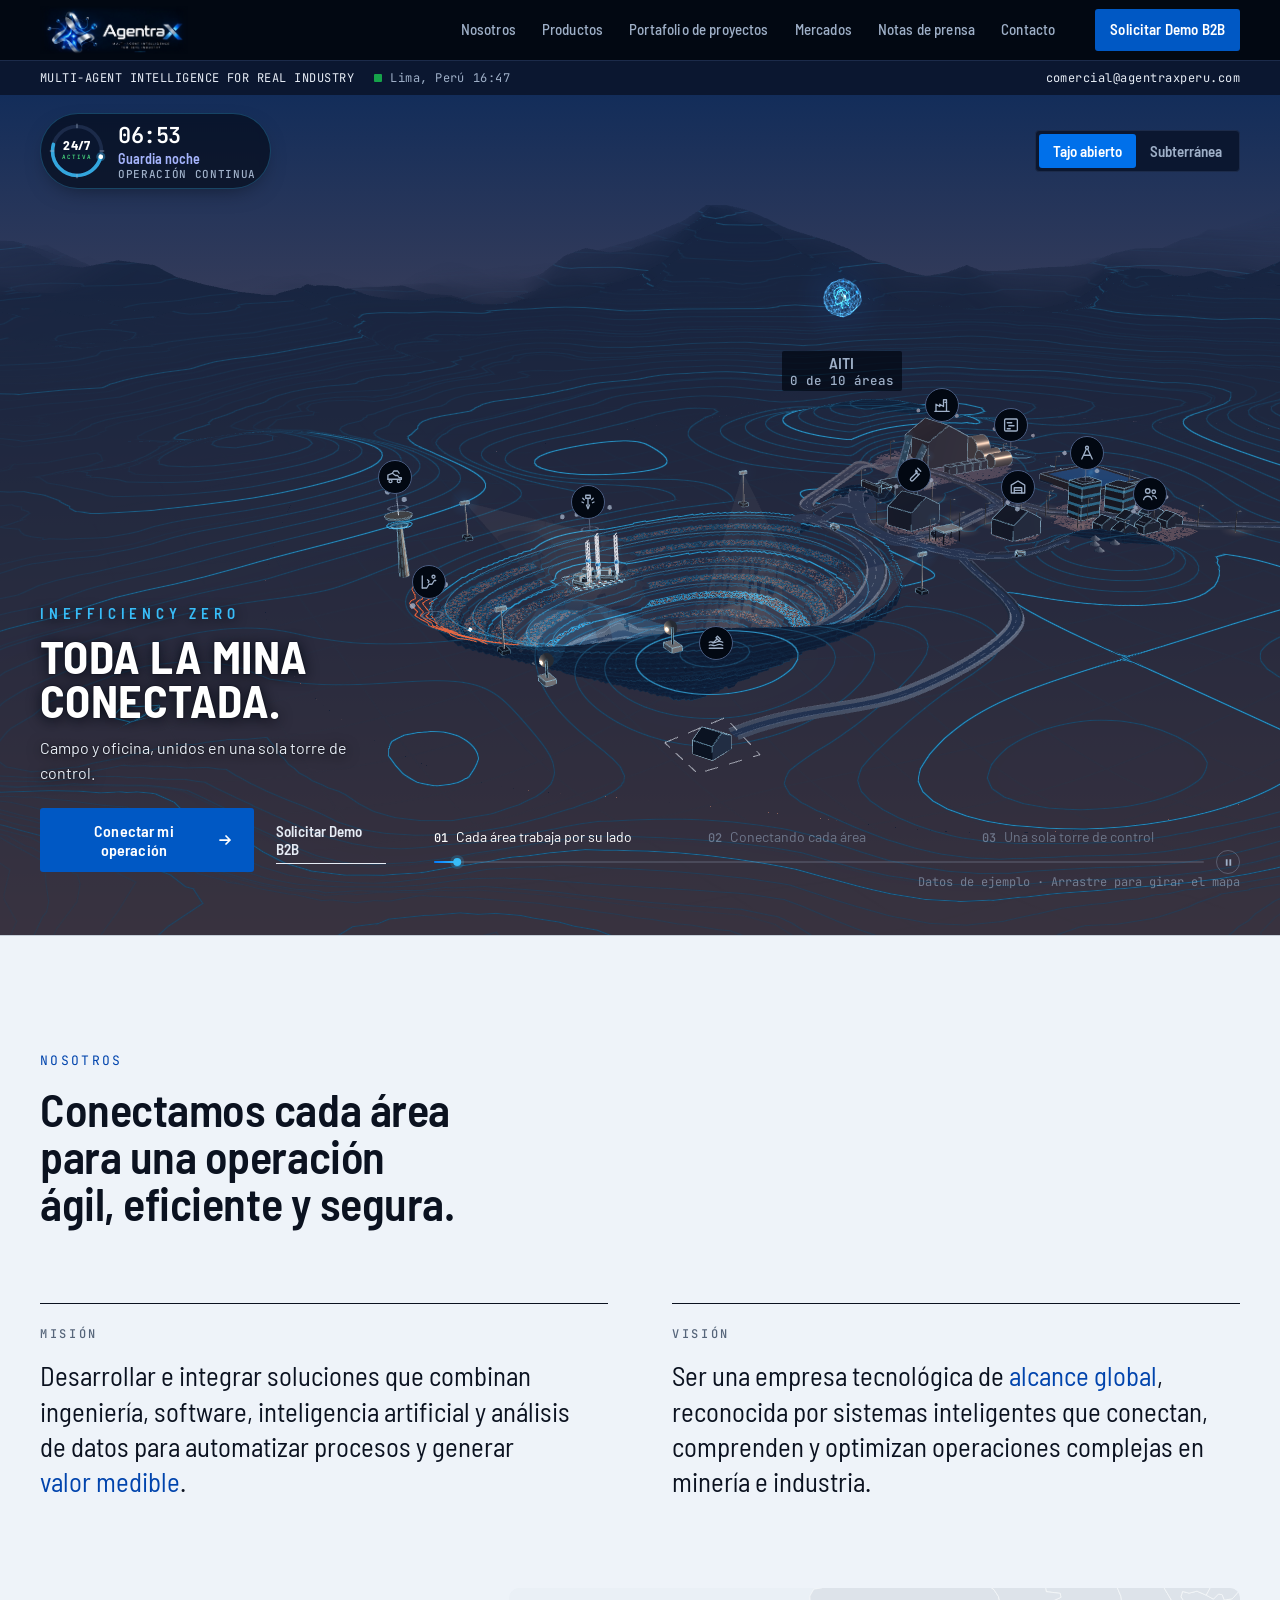
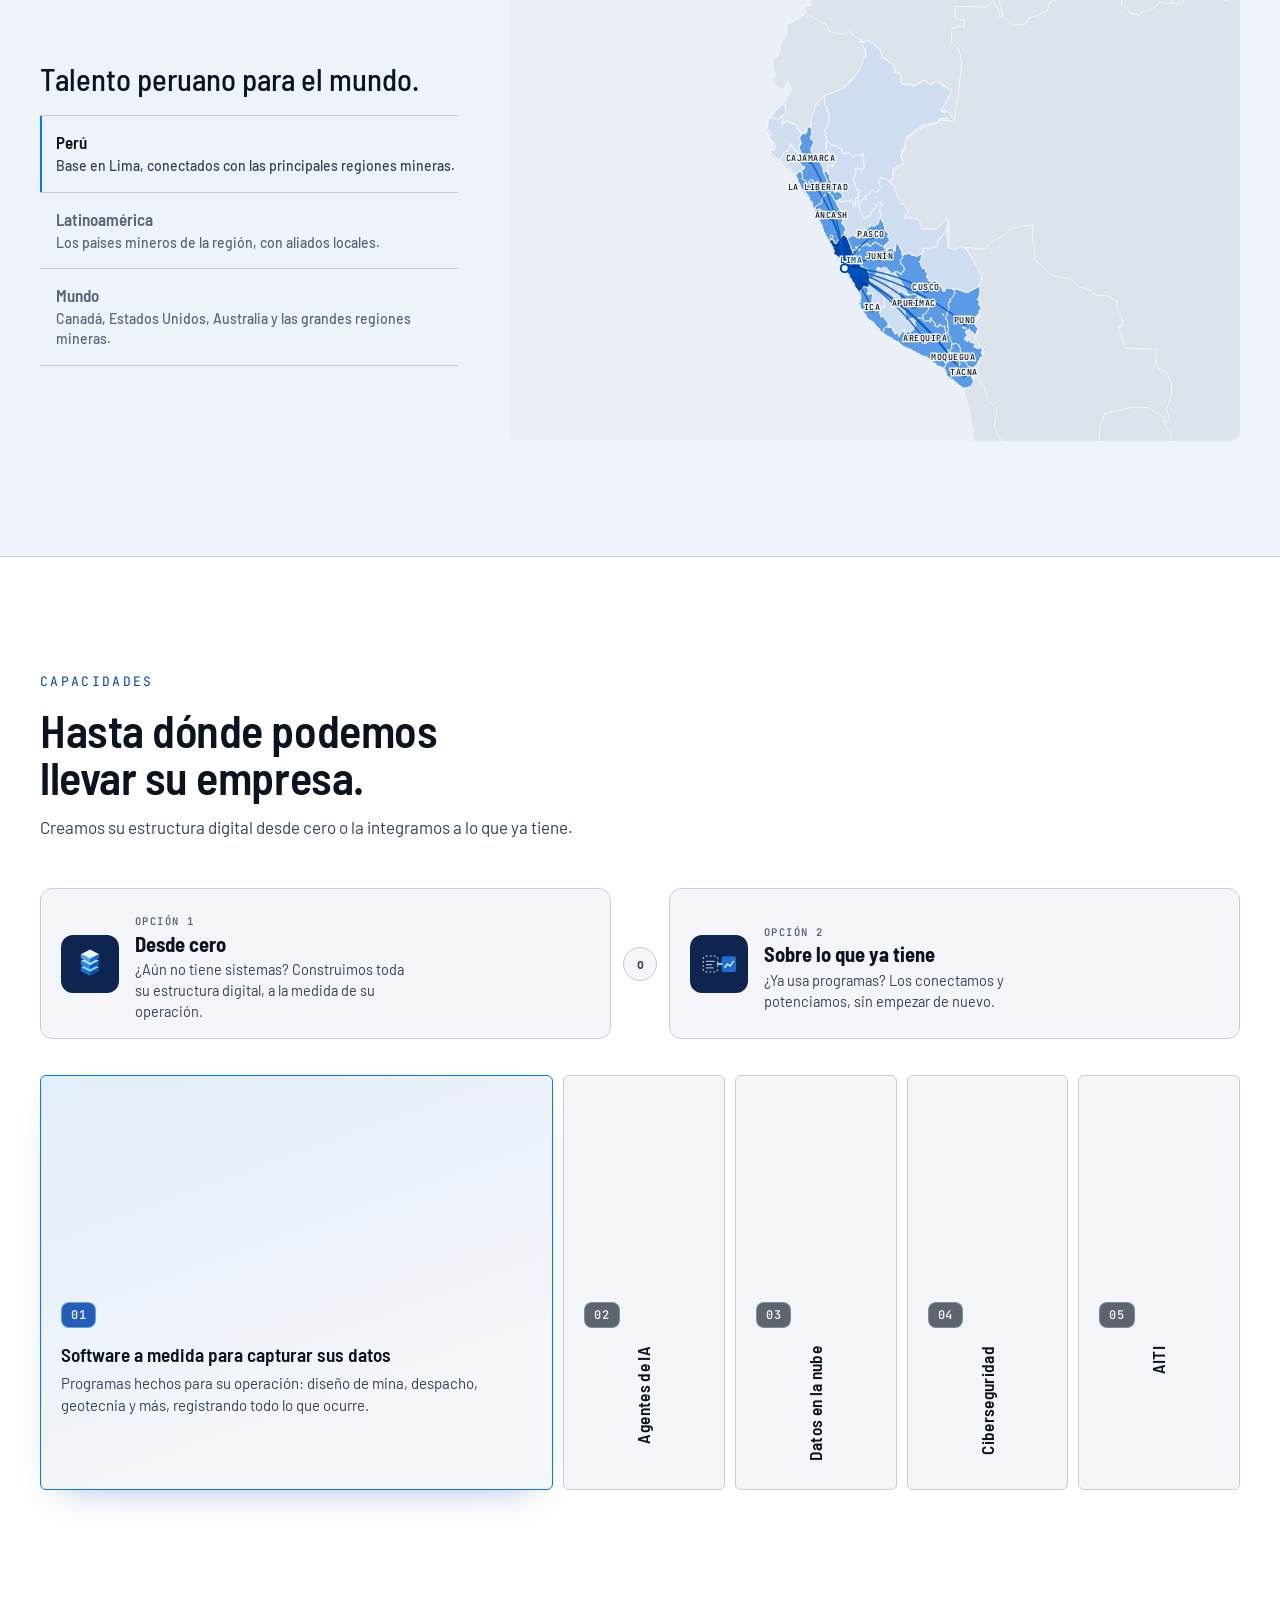
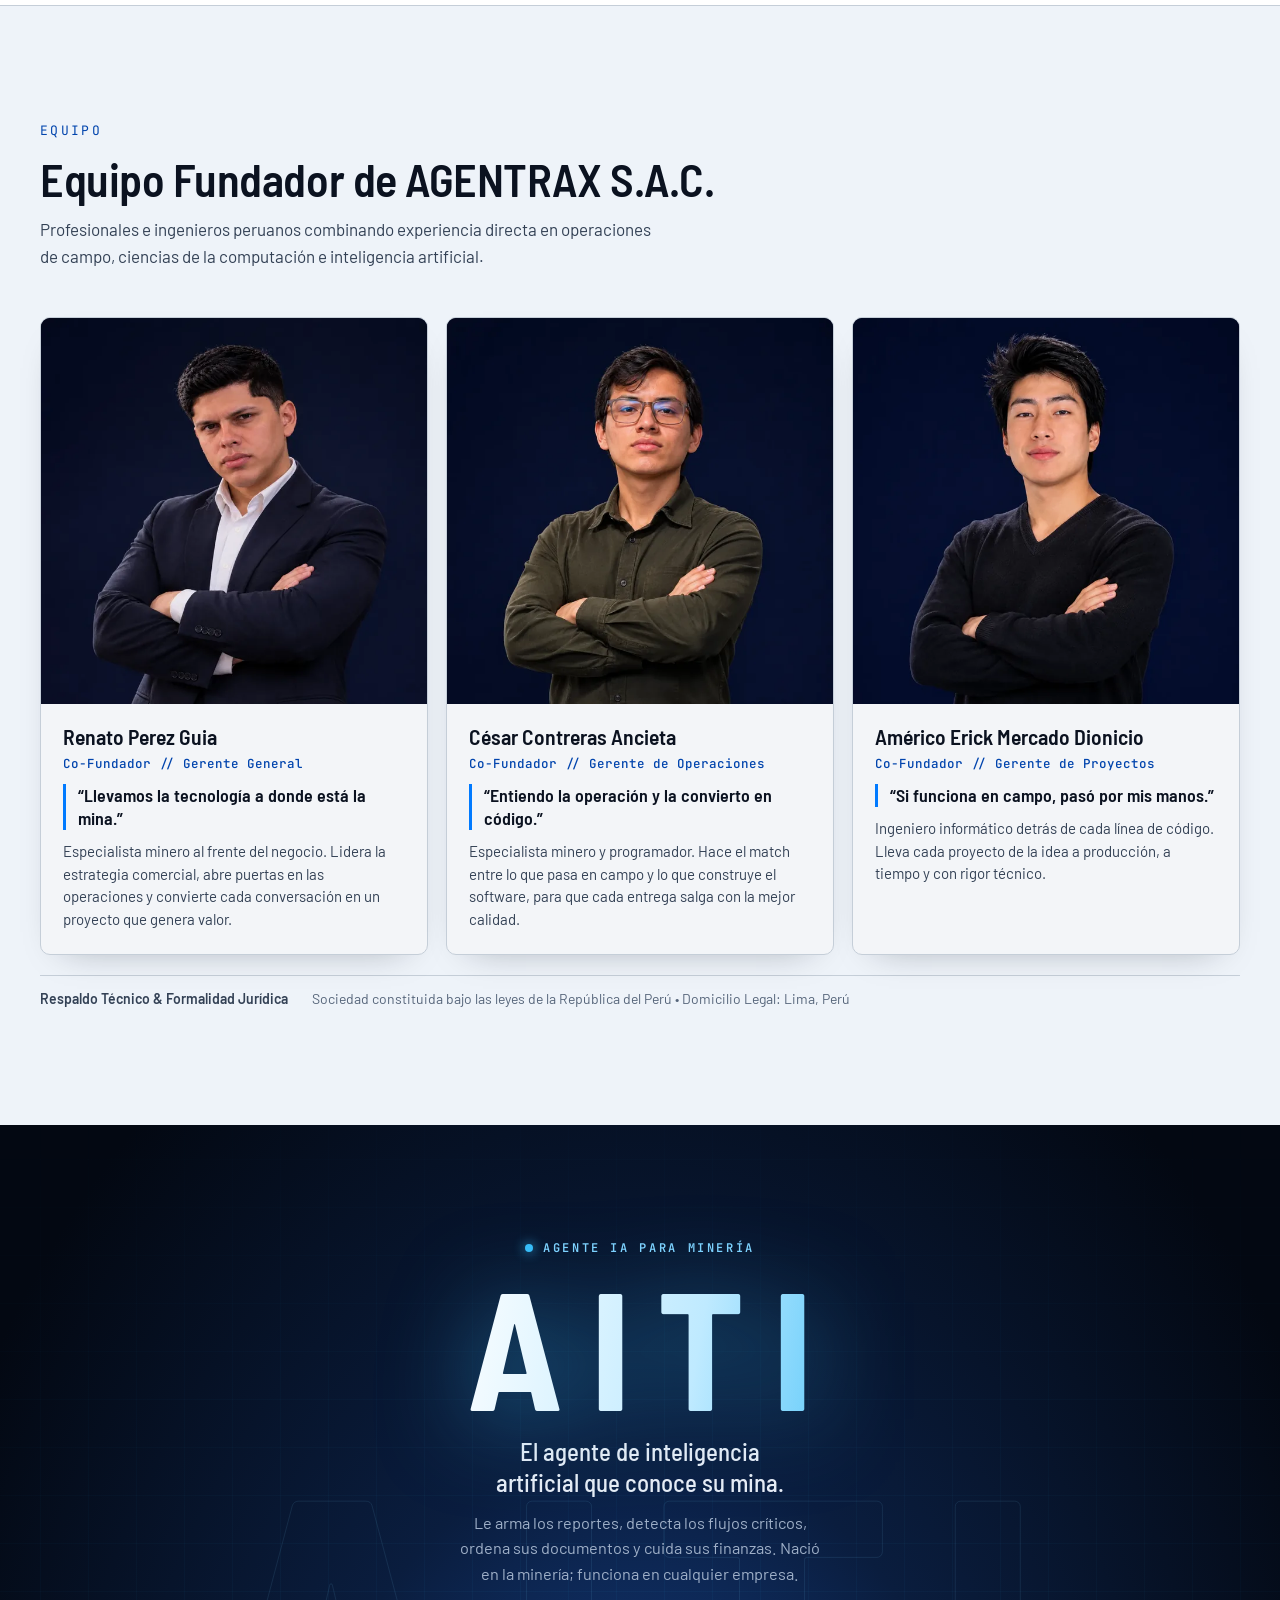
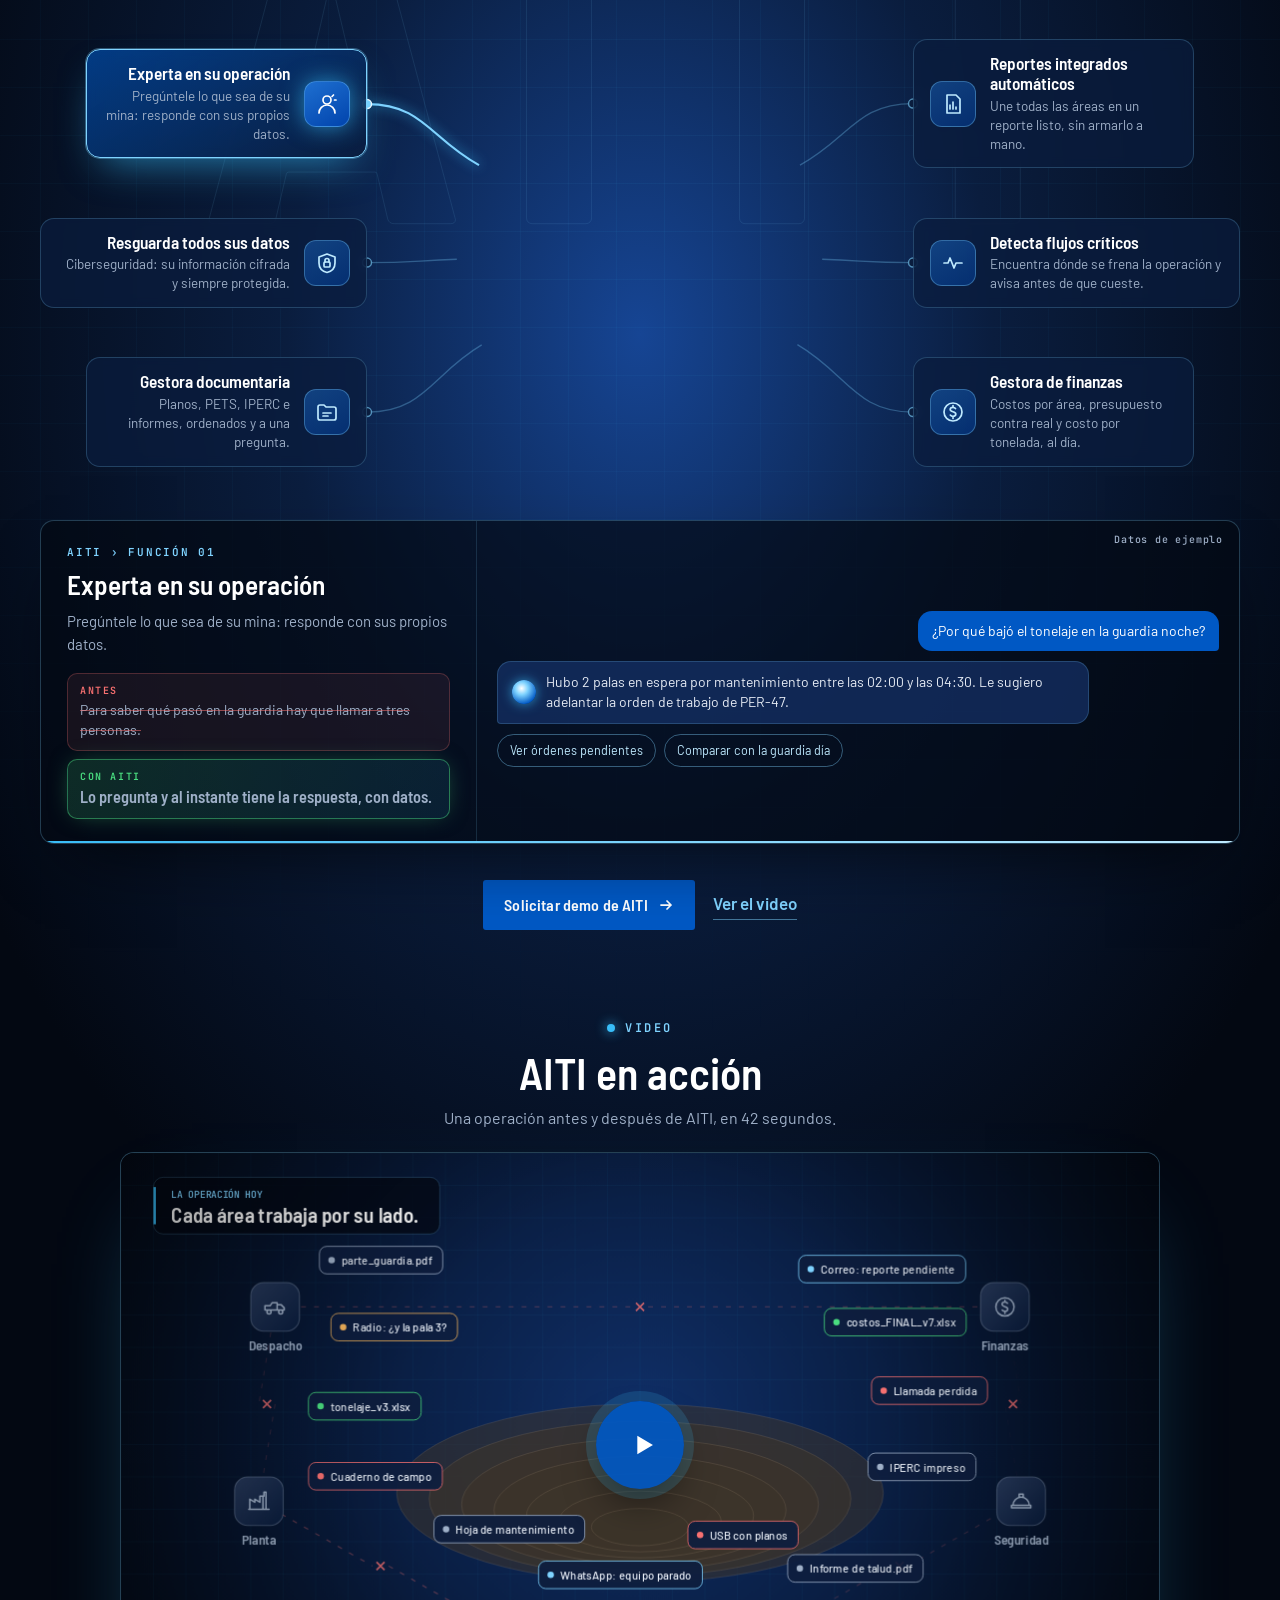
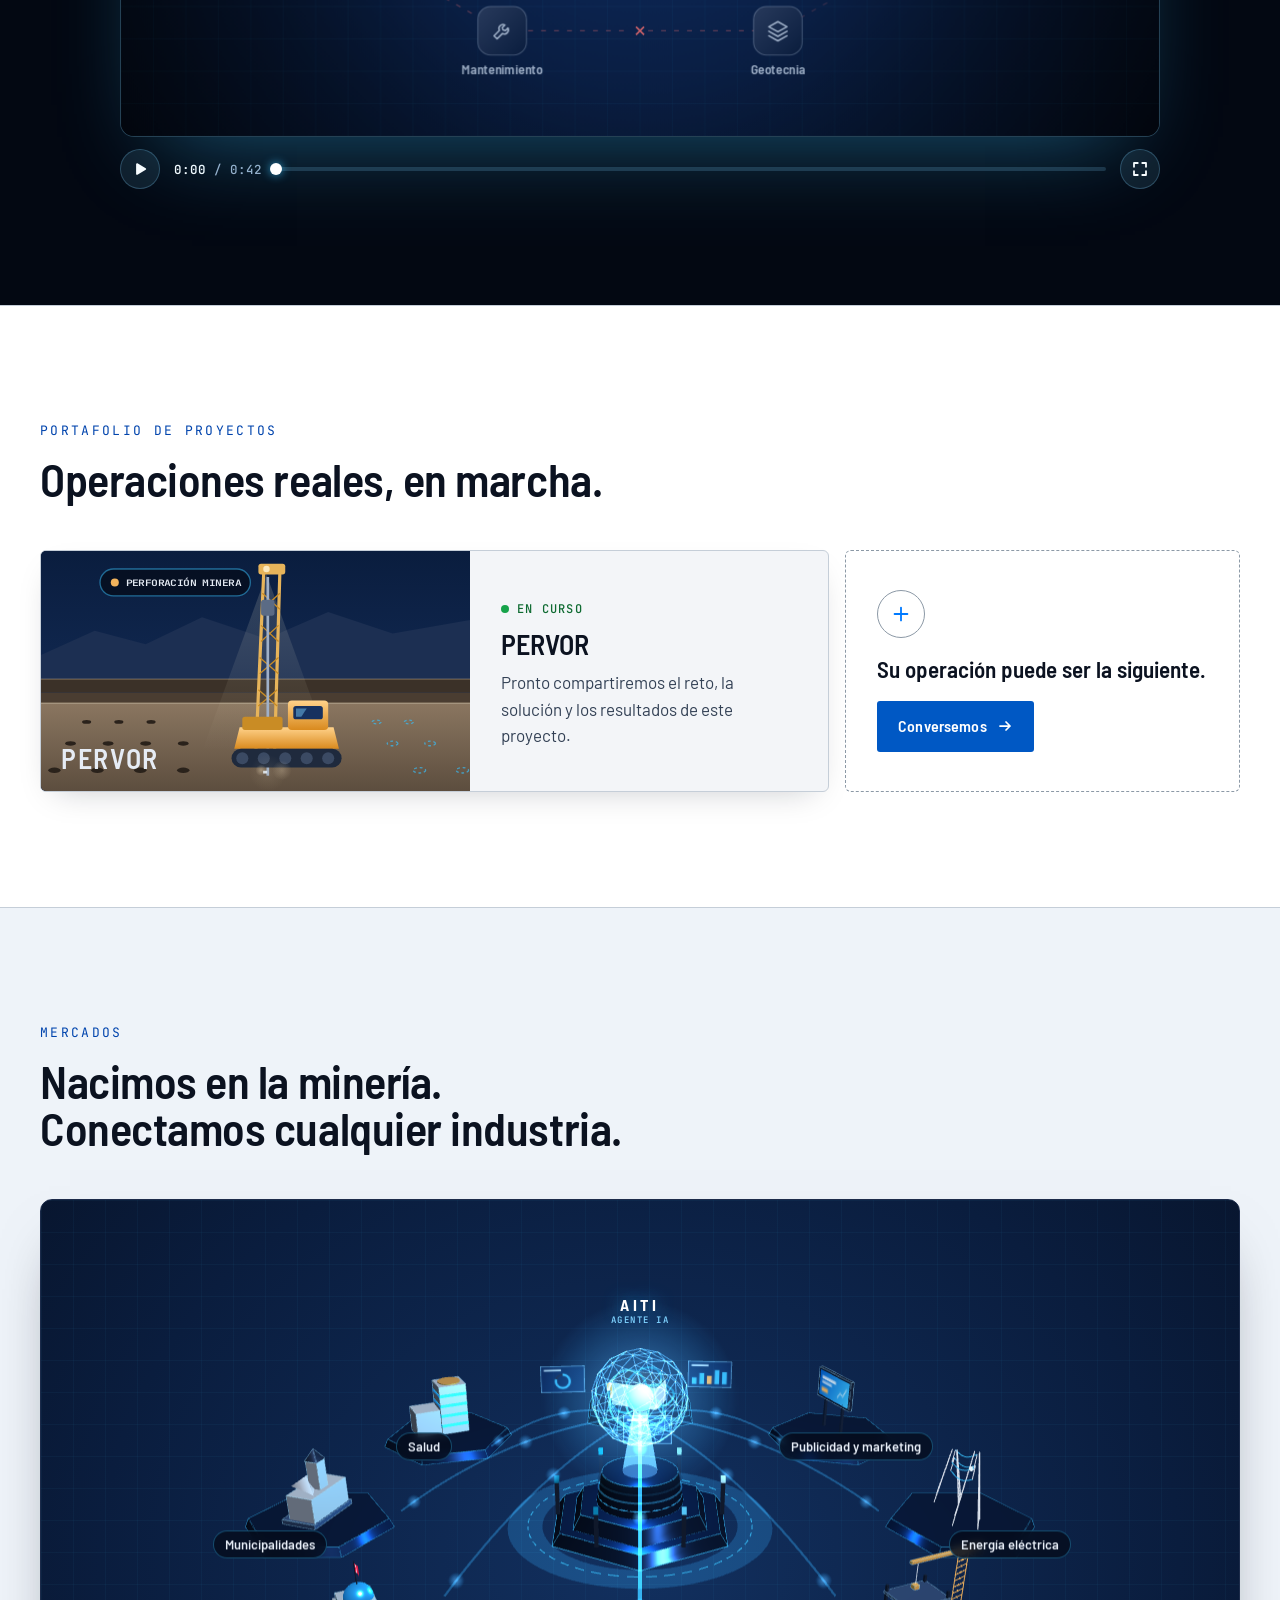
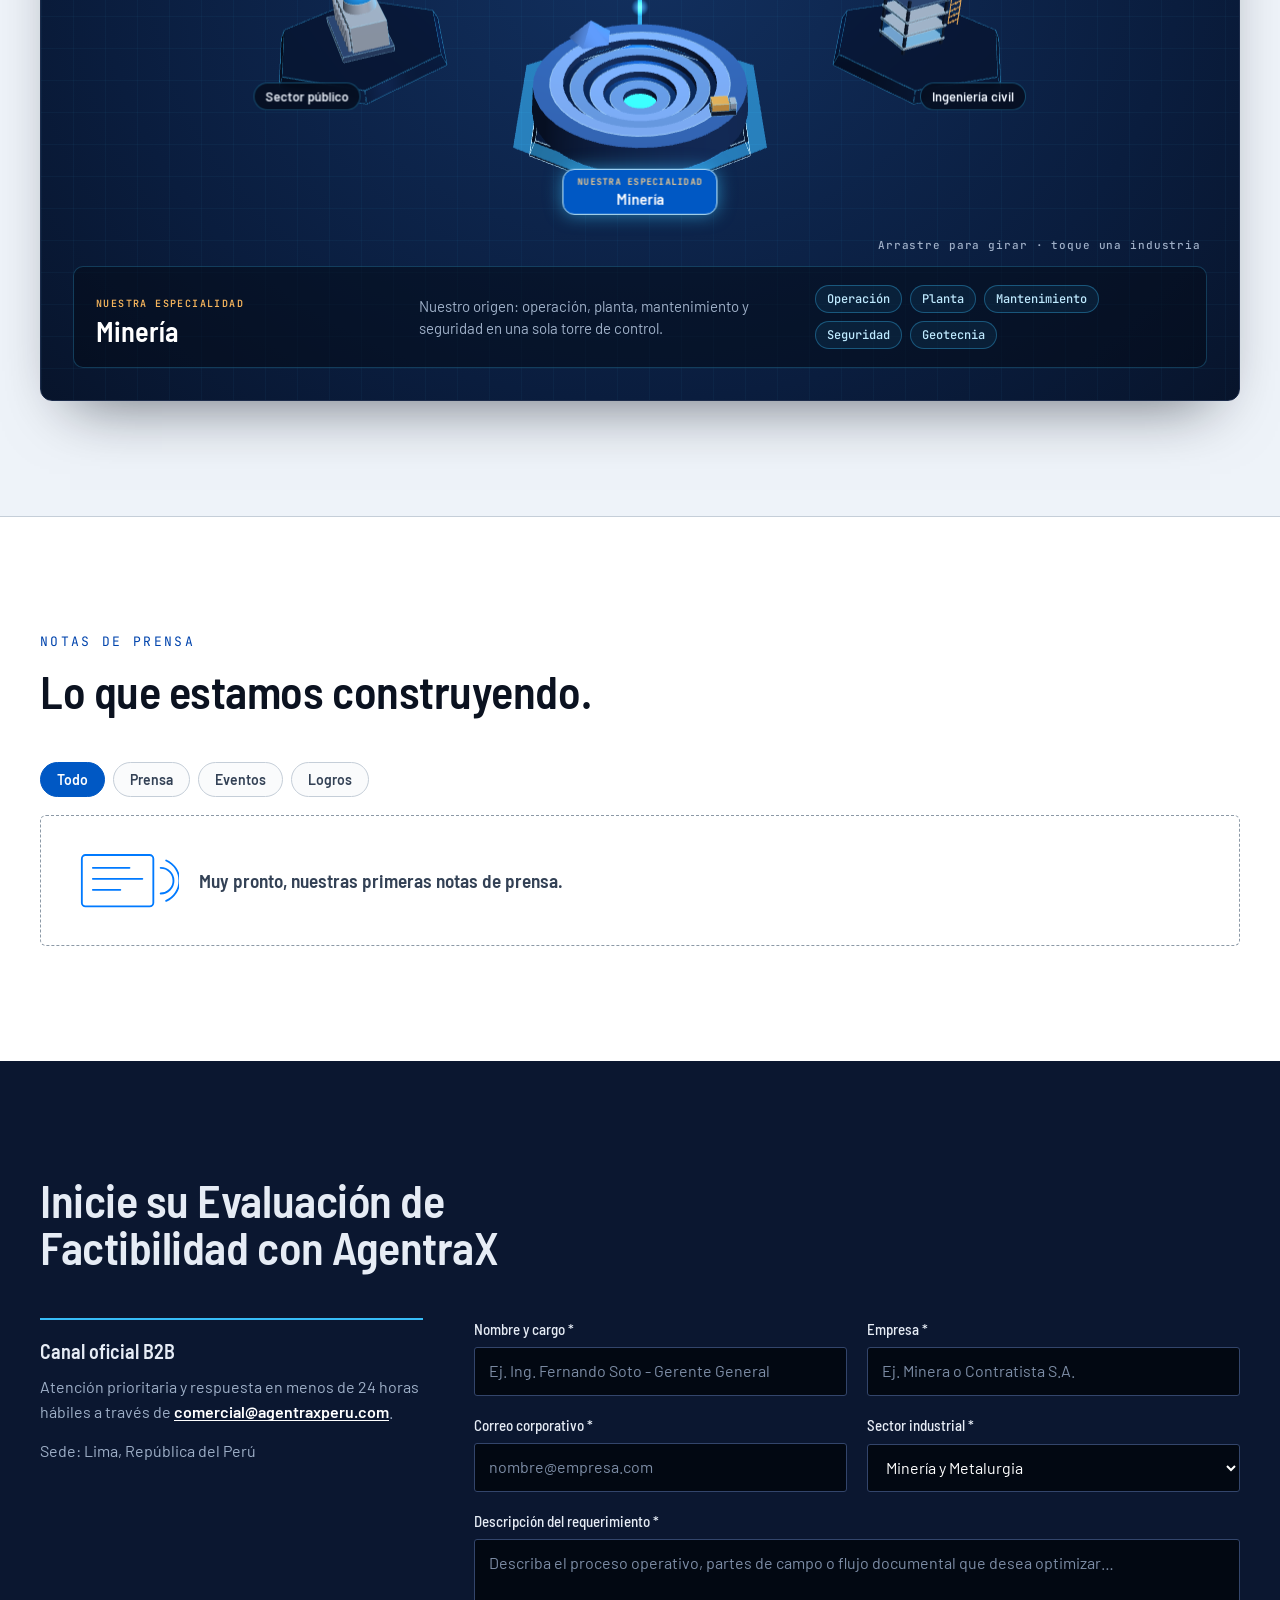
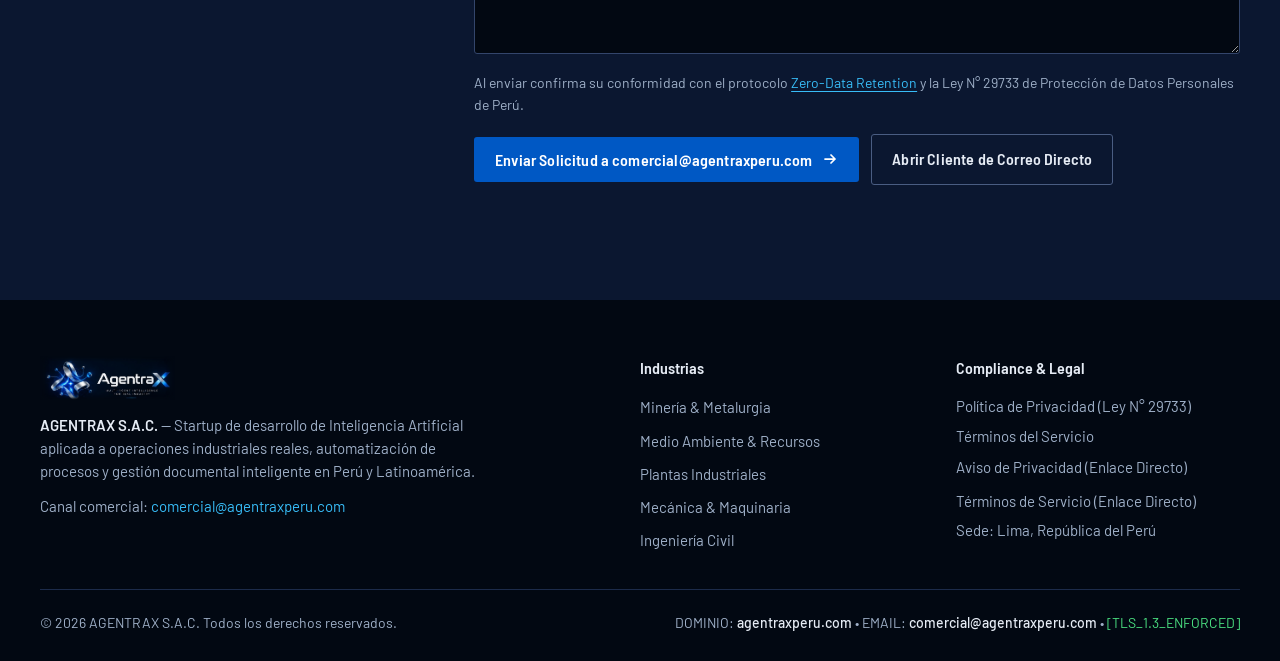
<file: index.html>
<!DOCTYPE html>
<html lang="es">
<head>
  <meta charset="UTF-8">
  <meta name="viewport" content="width=device-width, initial-scale=1.0">
  <title>AgentraX | Multi-Agent Intelligence for Real Industry</title>
  <meta name="description" content="Agentrax Perú S.A.C. - Inteligencia Artificial de múltiples agentes autónomos para operaciones industriales reales en Minería, Energía, Ambiental, Mecánica y Civil.">
  <meta name="keywords" content="Agentrax, AgentraX, IA Industrial, Agentes Autónomos, Minería Perú, Google Cloud Startups, Anthropic Claude, Doc-formatter, Transformación Digital">
  <meta name="author" content="AGENTRAX S.A.C.">
  <meta name="theme-color" content="#020812">

  <link rel="canonical" href="https://agentraxperu.com/">
  <meta property="og:type" content="website">
  <meta property="og:locale" content="es_PE">
  <meta name="twitter:card" content="summary_large_image">
  <meta property="og:url" content="https://agentraxperu.com/">
  <meta property="og:title" content="AgentraX | Multi-Agent Intelligence for Real Industry">
  <meta property="og:description" content="Orquestación de agentes cognitivos y compilación determinista para operaciones industriales en Perú y LATAM.">
  <meta property="og:image" content="https://agentraxperu.com/og-agentrax.jpg">
  <meta property="og:image:width" content="1200">
  <meta property="og:image:height" content="630">
  <meta name="twitter:image" content="https://agentraxperu.com/og-agentrax.jpg">

  <link rel="icon" href="favicon.ico" sizes="48x48">
  <link rel="icon" href="favicon-32.png" sizes="32x32" type="image/png">
  <link rel="icon" href="favicon-192.png" sizes="192x192" type="image/png">
  <link rel="apple-touch-icon" href="apple-touch-icon.png">
  <script type="application/ld+json">
  {"@context": "https://schema.org", "@type": "Organization", "name": "AgentraX", "legalName": "AGENTRAX S.A.C.", "url": "https://agentraxperu.com/", "logo": "https://agentraxperu.com/icon-512.png", "email": "comercial@agentraxperu.com", "address": {"@type": "PostalAddress", "addressLocality": "Lima", "addressCountry": "PE"}}
  </script>

  <link rel="preconnect" href="https://fonts.googleapis.com">
  <link rel="preconnect" href="https://fonts.gstatic.com" crossorigin>
  <link href="https://fonts.googleapis.com/css2?family=Barlow+Semi+Condensed:wght@500;600;700&family=Barlow:wght@400;500;600&family=JetBrains+Mono:wght@400;500;600&display=swap" rel="stylesheet">

  <style>
    /* Respaldo con medidas cercanas a Barlow para que la página no salte al cargar la tipografía */
    @font-face { font-family: "Barlow SC Fallback"; src: local("Arial"); size-adjust: 86%; ascent-override: 116%; descent-override: 23%; line-gap-override: 0%; }
    @font-face { font-family: "Barlow Fallback"; src: local("Arial"); size-adjust: 93%; ascent-override: 107%; descent-override: 21%; line-gap-override: 0%; }
    :root {
      /* Sala de control: gris de trabajo, papel, tinta */
      --ground: #E4E8EC;
      --panel: #F3F5F8;
      --panel-2: #FAFBFC;
      --ink: #0B1220;
      --ink-2: #334155;
      --ink-3: #56657A;
      --line: #C5CED8;
      --pipe: #8C99A6;
      /* Navy del logo */
      --navy: #020812;
      --navy-2: #0B1730;
      --navy-line: #1C2B4A;
      --on-navy: #E6ECF5;
      --on-navy-2: #9FB0C8;
      /* Ley de color: azul = lo que AgentraX conecta, ámbar = atención, verde = en orden */
      --flow: #007AFF;
      --flow-deep: #0144AD;
      --cyan: #38BDF8;
      --alert: #D97706;
      --alert-ink: #8A4B00;
      --ok: #16A34A;
      --ok-ink: #0F6B32;

      --f-display: "Barlow Semi Condensed", "Barlow SC Fallback", sans-serif;
      --f-body: "Barlow", "Barlow Fallback", system-ui, sans-serif;
      --f-data: "JetBrains Mono", ui-monospace, monospace;

      --ease-out: cubic-bezier(0.23, 1, 0.32, 1);
      --ease-io: cubic-bezier(0.77, 0, 0.175, 1);
      --wrap: 1320px;
      --gutter: clamp(16px, 3.2vw, 40px);
    }

    *, *::before, *::after { box-sizing: border-box; }
    html { scroll-behavior: smooth; scroll-padding-top: 72px; -webkit-text-size-adjust: 100%; }
    @media (prefers-reduced-motion: reduce) { html { scroll-behavior: auto; } }
    body {
      margin: 0;
      background: var(--ground);
      color: var(--ink);
      font-family: var(--f-body);
      font-size: 17px;
      line-height: 1.55;
      -webkit-font-smoothing: antialiased;
      -webkit-tap-highlight-color: transparent;
    }
    ::selection { background: var(--flow); color: #fff; }
    ::-webkit-scrollbar { width: 10px; height: 10px; }
    ::-webkit-scrollbar-track { background: var(--ground); }
    ::-webkit-scrollbar-thumb { background: var(--pipe); border: 2px solid var(--ground); border-radius: 5px; }
    ::-webkit-scrollbar-thumb:hover { background: var(--flow-deep); }
    img { display: block; max-width: 100%; }
    a { color: inherit; text-underline-offset: 3px; }
    :focus-visible { outline: 2px solid var(--flow); outline-offset: 3px; border-radius: 2px; }
    .wrap { max-width: var(--wrap); margin: 0 auto; padding: 0 var(--gutter); }
    .skip { position: absolute; left: 12px; top: -60px; z-index: 60; background: var(--flow-deep); color: #fff; padding: 10px 14px; border-radius: 3px; font-weight: 600; text-decoration: none; }
    .skip:focus { top: 12px; }
    .sr-only { position: absolute; width: 1px; height: 1px; overflow: hidden; clip: rect(0 0 0 0); white-space: nowrap; }
    .num { font-family: var(--f-data); font-variant-numeric: tabular-nums; }

    /* ---------- Barra superior (navy del logo) ---------- */
    .bar { position: sticky; top: 0; z-index: 40; background: var(--navy); color: var(--on-navy); border-bottom: 1px solid var(--navy-line); }
    .bar .wrap { display: flex; align-items: center; gap: 28px; height: 60px; }
    .bar__logo img { height: 48px; width: auto; }
    .bar__nav { display: flex; gap: 2px; margin-left: auto; }
    .bar__nav a {
      font-family: var(--f-display); font-weight: 500; font-size: 15px; letter-spacing: 0.01em;
      color: var(--on-navy-2); text-decoration: none; padding: 8px 12px; border-radius: 3px;
      transition: color 150ms ease, background-color 150ms ease;
    }
    @media (hover: hover) { .bar__nav a:hover { color: #fff; background: var(--navy-2); } }
    .btn {
      display: inline-flex; align-items: center; justify-content: center; gap: 10px;
      font-family: var(--f-display); font-weight: 600; font-size: 16px; letter-spacing: 0.01em;
      padding: 12px 20px; border-radius: 3px; border: 1px solid transparent; cursor: pointer;
      text-decoration: none; touch-action: manipulation; transition: background-color 150ms ease, color 150ms ease, border-color 150ms ease, transform 150ms ease-out;
    }
    @media (hover: hover) { .btn:not(:disabled):hover { transform: translateY(-1px); } }
    .btn:not(:disabled):active { transform: scale(0.96); }
    /* Subrayado que se dibuja al pasar el cursor */
    .draw, .foot ul a, .foot__mail a, .strip__mail, .channel a, .bar__nav a span { text-decoration: none; background: linear-gradient(currentColor, currentColor) 0 100% / 0 1px no-repeat; transition: background-size 220ms var(--ease-out), color 150ms ease; }
    @media (hover: hover) { .draw:hover, .foot ul a:hover, .foot__mail a:hover, .strip__mail:hover, .channel a:hover, .bar__nav a:hover span { background-size: 100% 1px; } }
    .channel a { background-size: 100% 1px; }
    @media (hover: hover) { .channel a:hover { background-size: 0 1px; } }
    .btn--flow { background: #0058C4; color: #fff; }
    @media (hover: hover) { .btn--flow:hover { background: var(--flow-deep); } }
    .btn--line { background: transparent; color: var(--ink); border-color: var(--pipe); }
    @media (hover: hover) { .btn--line:hover { border-color: var(--ink); background: var(--panel-2); } }
    .btn--sm { padding: 8px 14px; font-size: 15px; }
    .btn svg { width: 16px; height: 16px; flex: none; }
    .bar__menu { display: none; margin-left: auto; background: none; border: 1px solid var(--navy-line); color: var(--on-navy); border-radius: 3px; padding: 7px 12px; font: 600 15px var(--f-display); cursor: pointer; }
    .bar__drop { display: none; }

    .strip { background: var(--navy-2); color: var(--on-navy-2); font-family: var(--f-data); font-size: 12px; letter-spacing: 0.04em; }
    .strip .wrap { display: flex; align-items: center; gap: 20px; height: 34px; }
    .strip__id { color: var(--on-navy); }
    .strip__live { display: inline-flex; align-items: center; gap: 8px; }
    .strip__live i { width: 8px; height: 8px; background: var(--ok); border-radius: 1px; }
    .strip__mail { margin-left: auto; color: var(--on-navy); text-decoration: none; }


    /* ---------- Apertura: del campo y la oficina a la torre ---------- */
    .intro { position: relative; background: var(--navy); color: var(--on-navy); }
    /* El cielo (degradado que pinta 01-portada.js) conserva la escala de la portada alta de antes (2,6 / 2,3 pantallas): se ve igual al abrir */
    .intro { background-repeat: no-repeat; background-size: 100% 260%; }
    @media (max-width: 900px) { .intro { background-size: 100% 230%; } }
    @media (prefers-reduced-motion: reduce) and (min-width: 901px) { .intro { background-size: auto; } }
    .intro__stage { position: relative; height: calc(100vh - 60px); height: calc(100svh - 60px); min-height: 560px; overflow: hidden; }
    .intro canvas { position: absolute; inset: 0; width: 100%; height: 100%; }
    .intro__bar { position: absolute; z-index: 5; top: 18px; left: var(--gutter); right: var(--gutter); display: flex; align-items: center; gap: 16px; flex-wrap: wrap; }
    .intro__step { margin: 0; display: flex; gap: 10px; align-items: center; font-family: var(--f-data); font-size: 13px; color: var(--on-navy-2); }
    .intro__step b { color: var(--cyan); font-weight: 500; }
    .mine-type { margin-left: auto; display: inline-flex; padding: 3px; background: var(--navy-2); border: 1px solid var(--navy-line); border-radius: 4px; }
    .mine-type button { background: none; border: 0; cursor: pointer; padding: 8px 14px; border-radius: 3px; font: 600 15px var(--f-display); color: var(--on-navy-2); touch-action: manipulation; transition: background-color 180ms ease, color 180ms ease; }
    .mine-type button[aria-selected="true"] { background: #0070EA; color: #fff; }
    @media (hover: hover) { .mine-type button[aria-selected="false"]:hover { color: #fff; } }
    .intro__sample { font-family: var(--f-data); font-size: 12px; color: #F3B35C; border: 1px solid #6B4A16; padding: 3px 8px; border-radius: 2px; }
    .intro__copy { position: absolute; z-index: 3; left: var(--gutter); bottom: clamp(28px, 7vh, 72px); width: min(27vw, 420px); }
    .intro h1 { font-family: var(--f-display); font-weight: 700; text-transform: uppercase; font-size: clamp(2.1rem, 3.6vw, 3.9rem); line-height: 0.96; letter-spacing: 0.01em; margin: 0 0 14px; color: #fff; text-wrap: balance; }
    .intro h1, .intro__sub { text-shadow: 0 2px 14px rgba(2, 8, 18, 0.95), 0 0 2px rgba(2, 8, 18, 0.8); }
    .intro__motto { margin: 0 0 12px; font: 600 15px var(--f-display); letter-spacing: 0.32em; text-transform: uppercase; color: var(--cyan); text-shadow: 0 2px 12px rgba(2, 8, 18, 0.9); }
    .intro__sub { margin: 0 0 22px; font-size: clamp(16px, 1.25vw, 19px); color: var(--on-navy); }
    .intro__actions { display: flex; flex-direction: column; align-items: flex-start; gap: 10px; }
    .intro .btn--line { color: var(--on-navy); border-color: #4A5D82; }
    @media (hover: hover) { .intro .btn--line:hover { background: var(--navy-2); border-color: var(--on-navy-2); } }
    .intro__hint { position: absolute; z-index: 3; right: var(--gutter); bottom: 18px; font-size: 14px; color: var(--on-navy-2); display: flex; align-items: center; gap: 8px; transition: opacity 300ms ease; }
    .intro__hint svg { width: 16px; height: 16px; transform: rotate(90deg); }
    .intro[data-done="true"] .intro__hint { opacity: 0; }
    /* Diseño mínimo: arriba reloj y tipo de mina; abajo la historia en tres pasos */
    .intro__bar { justify-content: space-between; }
    .intro__bar .mine-type { margin-left: 0; }
    .intro__link { font: 600 15px var(--f-display); color: var(--on-navy); text-decoration: none; padding: 6px 0; background: linear-gradient(currentColor, currentColor) 0 100% / 100% 1px no-repeat; transition: background-size 220ms var(--ease-out), color 150ms ease; }
    @media (hover: hover) { .intro__link:hover { color: #fff; background-size: 0 1px; } }
    .intro__actions { flex-direction: row; align-items: center; gap: 22px; }
    .intro__rail { position: absolute; z-index: 3; left: calc(var(--gutter) + min(27vw, 420px) + 48px); right: var(--gutter); bottom: clamp(24px, 5vh, 52px); }
    .rail { list-style: none; margin: 0; padding: 0; display: grid; grid-template-columns: repeat(3, minmax(0, 1fr)); gap: 16px; }
    .rail li { display: flex; gap: 8px; align-items: baseline; font-size: 14px; color: rgba(159, 176, 200, 0.55); transition: color 300ms ease; }
    .rail li b { font: 500 12px var(--f-data); color: inherit; }
    /* La barra es el control del avance: etapas que se tocan, riel que se arrastra y pausa (zonas de 24 px o más) */
    .rail li button { display: inherit; gap: inherit; align-items: inherit; min-height: 24px; padding: 2px 0; margin: 0; background: none; border: 0; font: inherit; color: inherit; text-align: left; cursor: pointer; touch-action: manipulation; }
    @media (hover: hover) { .rail li button:hover { color: #fff; } }
    .rail__ctl { display: flex; align-items: center; gap: 12px; }
    .rail__track { position: relative; flex: 1; min-width: 0; height: 24px; display: flex; align-items: center; cursor: grab; touch-action: pan-y; }
    .rail__track.is-seeking { cursor: grabbing; }
    .rail__track .rail__bar { flex: 1; transition: transform 150ms ease; }
    /* Indicio de que el riel se arrastra: un punto al final del relleno, que crece al pasar el cursor, al enfocar o al arrastrar */
    .rail__knob { position: absolute; inset: 0; pointer-events: none; transform: translateX(2%); transition: transform 120ms linear; }
    .rail__knob::before { content: ""; position: absolute; left: -4px; top: 50%; width: 8px; height: 8px; margin-top: -4px; border-radius: 50%; background: var(--cyan); box-shadow: 0 0 0 3px rgba(56, 189, 248, 0.18); transition: transform 150ms var(--ease-out); }
    .rail__track:focus-visible .rail__knob::before, .rail__track.is-seeking .rail__knob::before { transform: scale(1.4); }
    .rail__track:focus-visible .rail__bar, .rail__track.is-seeking .rail__bar { transform: scaleY(1.5); }
    @media (hover: hover) { .rail__track:hover .rail__knob::before { transform: scale(1.4); } .rail__track:hover .rail__bar { transform: scaleY(1.5); } }
    .rail__play { flex: none; width: 24px; height: 24px; display: grid; place-items: center; padding: 0; background: none; border: 1px solid rgba(159, 176, 200, 0.35); border-radius: 50%; color: var(--on-navy-2); cursor: pointer; touch-action: manipulation; transition: color 150ms ease, border-color 150ms ease; }
    .rail__play[hidden] { display: none; }
    .rail__play svg { width: 9px; height: 9px; fill: currentColor; }
    .rail__play[data-state="play"] .rail__go, .rail__play:not([data-state="play"]) .rail__pause { display: none; }
    @media (hover: hover) { .rail__play:hover { color: #fff; border-color: var(--on-navy-2); } }
    .intro__rail[data-stage="0"] li[data-k="0"], .intro__rail[data-stage="1"] li[data-k="1"], .intro__rail[data-stage="2"] li[data-k="2"] { color: #fff; }
    .intro__rail[data-stage="1"] li[data-k="0"], .intro__rail[data-stage="2"] li[data-k="0"], .intro__rail[data-stage="2"] li[data-k="1"] { color: var(--cyan); }
    .rail__bar { height: 2px; background: rgba(159, 176, 200, 0.2); border-radius: 1px; overflow: hidden; }
    .rail__bar i { display: block; height: 100%; background: linear-gradient(90deg, var(--flow), var(--cyan)); transform-origin: left; transform: scaleX(0.02); transition: transform 120ms linear; }
    .rail__note { margin: 0; font: 400 12px var(--f-data); color: rgba(159, 176, 200, 0.6); text-align: right; }
    /* Áreas solo con su ícono; el nombre aparece al pasar el cursor o tocar */
    .intro.is-3d .spot__name { opacity: 0; transform: translateX(-4px); transition: opacity 160ms ease, transform 160ms var(--ease-out); pointer-events: none; }
    .intro.is-3d .spot--right .spot__name { transform: translateX(4px); }
    .intro.is-3d .spot:hover .spot__name, .intro.is-3d .spot:focus-visible .spot__name, .intro.is-3d .spot[aria-expanded="true"] .spot__name { opacity: 1; transform: none; }
    .intro__spots { position: absolute; inset: 0; z-index: 2; pointer-events: none; transition: opacity 200ms ease; }
    .intro__spots .spot { pointer-events: auto; }
    .intro.is-3d .intro__stage { touch-action: pan-y; cursor: grab; }
    .intro.is-3d .intro__stage.is-dragging { cursor: grabbing; }
    .intro__drag { display: none; font-size: 13px; color: var(--on-navy-2); }
    .intro__clock { display: none; margin: 0; align-items: center; gap: 8px; font-family: var(--f-data); font-size: 13px; color: var(--on-navy-2); padding: 4px 10px; border: 1px solid var(--navy-line); border-radius: 3px; background: rgba(2, 8, 18, 0.55); }
    .intro__clock b { color: #fff; font-weight: 500; }
    /* Reloj de turno 24/7: dial con la franja del día, punto que recorre la jornada y guardia en curso */
    .clock24 { display: none; align-items: center; gap: 12px; padding: 7px 14px 7px 7px; border: 1px solid rgba(56, 189, 248, 0.28); border-radius: 40px; background: rgba(2, 8, 18, 0.62); backdrop-filter: blur(6px); -webkit-backdrop-filter: blur(6px); box-shadow: 0 8px 24px -12px rgba(0, 0, 0, 0.6); }
    .intro.is-3d .clock24 { display: inline-flex; }
    .clock24__dial { width: 58px; height: 58px; flex: none; overflow: visible; }
    .clock24__track { fill: rgba(11, 23, 48, 0.9); stroke: #1c2b4a; stroke-width: 4; }
    .clock24__day { fill: none; stroke: #38bdf8; stroke-width: 4; stroke-linecap: round; opacity: 0.85; }
    .clock24__ticks line { stroke: rgba(159, 176, 200, 0.55); stroke-width: 1.4; }
    .clock24__glow { fill: #38bdf8; opacity: 0.35; }
    .clock24__dot { fill: #fff; }
    .clock24__num { fill: #fff; font: 700 15px var(--f-display); text-anchor: middle; letter-spacing: 0.02em; }
    .clock24__sub { fill: #4ade80; font: 600 6.5px var(--f-data); text-anchor: middle; letter-spacing: 0.18em; }
    .clock24__info { display: grid; line-height: 1.15; }
    .clock24__time { font: 600 22px var(--f-data); color: #fff; font-variant-numeric: tabular-nums; letter-spacing: -0.02em; }
    .clock24__shift { font: 600 14px var(--f-display); color: var(--cyan); }
    .clock24.is-night .clock24__shift { color: #a5b4fc; }
    .clock24__label { font: 500 11px var(--f-data); color: var(--on-navy-2); letter-spacing: 0.06em; text-transform: uppercase; }
    @media (prefers-reduced-motion: no-preference) { .clock24__glow { animation: clockPulse 2s ease-in-out infinite; } @keyframes clockPulse { 50% { opacity: 0.1; } } }
    .intro.is-3d .intro__clock { display: inline-flex; }
    .intro__dot { width: 7px; height: 7px; border-radius: 50%; background: var(--ok); flex: none; }
    .intro.is-3d .intro__drag { display: inline; }
    .intro.is-swapping .intro__spots, .intro.is-swapping canvas { opacity: 0; }
    .intro canvas { transition: opacity 200ms ease; }

    /* Cada área: insignia con ícono, nombre y lectura de ejemplo */
    .spot { position: absolute; display: flex; align-items: center; gap: 8px; transform: translate(-17px, -17px); background: none; border: 0; padding: 0; cursor: pointer; color: var(--on-navy-2); font: 600 14.5px var(--f-display); white-space: nowrap; touch-action: manipulation; transition: color 300ms ease; }
    .spot--right { flex-direction: row-reverse; transform: translate(calc(-100% + 17px), -17px); }
    .spot__badge { width: 34px; height: 34px; flex: none; display: grid; place-items: center; border-radius: 50%; background: var(--navy); border: 1.5px solid #4A5D82; color: var(--on-navy-2); transition: background-color 300ms ease, border-color 300ms ease, color 300ms ease, box-shadow 300ms ease; }
    .spot__badge svg { width: 18px; height: 18px; }
    .spot[data-alert] .spot__badge { border-color: #F3B35C; color: #F3B35C; }
    .spot__name { padding: 2px 6px; background: rgba(2, 8, 18, 0.72); border-radius: 2px; }
    .spot.is-on { color: #fff; }
    .spot.is-on .spot__badge { background: var(--flow); border-color: var(--flow); color: #fff; box-shadow: 0 0 0 4px rgba(0, 122, 255, 0.18); }
    .spot.is-on[data-alert] .spot__badge { background: var(--alert); border-color: var(--alert); box-shadow: 0 0 0 4px rgba(217, 119, 6, 0.2); }
    .spot__card { position: absolute; left: 0; top: calc(100% + 8px); min-width: 210px; padding: 10px 12px; background: var(--navy-2); border: 1px solid var(--navy-line); border-radius: 3px; display: grid; gap: 2px; text-align: left; opacity: 0; transform: translateY(-4px); pointer-events: none; box-shadow: 0 12px 28px -12px rgba(0, 0, 0, 0.6); transition: opacity 160ms ease, transform 160ms var(--ease-out); }
    .spot--right .spot__card { left: auto; right: 0; }
    .spot__card b { font-family: var(--f-data); font-weight: 500; font-size: 20px; color: #fff; }
    .spot__card span { font: 400 13.5px var(--f-body); color: var(--on-navy-2); white-space: normal; }
    .spot[aria-expanded="true"], .spot:hover, .spot:focus-visible { z-index: 6; }
    .spot[aria-expanded="true"] .spot__card { opacity: 1; transform: none; }
    @media (hover: hover) { .spot:hover .spot__card { opacity: 1; transform: none; } }

    .hub { position: absolute; z-index: 3; transform: translate(-50%, -50%); width: clamp(104px, 9.6vw, 150px); aspect-ratio: 1; display: grid; place-items: center; border-radius: 50%; border: 1px solid #33456B; background: var(--navy); transition: border-color 500ms ease, box-shadow 500ms ease; }
    .hub img { width: 70%; height: auto; opacity: 0.45; filter: grayscale(1); transition: opacity 600ms ease, filter 600ms ease; }
    .hub__label { position: absolute; top: calc(100% + 10px); left: 50%; transform: translateX(-50%); white-space: nowrap; text-align: center; font: 600 16px var(--f-display); color: var(--on-navy-2); padding: 2px 8px; background: rgba(2, 8, 18, 0.72); border-radius: 2px; transition: color 400ms ease; }
    .hub__label small { display: block; font: 500 12.5px var(--f-data); color: var(--on-navy-2); }
    .intro.is-3d .hub { width: 0; height: 0; border: 0; background: none; box-shadow: none !important; }
    .intro.is-3d .hub img { display: none; }
    .intro.is-3d .hub__label { top: 0; }
    .intro[data-lit="true"] .hub { border-color: var(--flow); box-shadow: 0 0 0 10px rgba(0, 122, 255, 0.12), 0 0 0 22px rgba(0, 122, 255, 0.06); }
    .intro[data-lit="true"] .hub img { opacity: 1; filter: none; }
    .intro[data-lit="true"] .hub__label { color: #fff; }
    .intro[data-lit="true"] .hub__label small { color: var(--cyan); }

    @media (prefers-reduced-motion: reduce) {
      .intro__hint { display: none; }
      .rail__bar i, .rail__bar, .rail__knob, .rail__knob::before { transition: none; }
    }
    @media (max-width: 900px) {
      /* Bajo el reloj 24/7 (76 px de alto desde 18 px): la etapa visible es un botón y no debe quedar tapada */
      .intro__rail { left: var(--gutter); top: 104px; bottom: auto; }
      .intro__bar ~ .intro__rail { top: 104px; }
      .rail { grid-template-columns: 1fr; margin: 0; }
      .rail li { display: none; font-size: 13px; }
      .intro__rail[data-stage="0"] li[data-k="0"], .intro__rail[data-stage="1"] li[data-k="1"], .intro__rail[data-stage="2"] li[data-k="2"] { display: flex; }
      .rail__note { display: none; }
      .intro__copy { width: auto; right: var(--gutter); }
      .intro__actions { flex-direction: row; flex-wrap: wrap; }
      .intro__hint { display: none; }
      .spot { transform: translate(-14px, -14px); }
      .spot--right { transform: translate(calc(-100% + 14px), -14px); }
      .spot__badge { width: 28px; height: 28px; }
      .spot__badge svg { width: 15px; height: 15px; }
      .spot__name { display: none; }
      .spot__card { min-width: 170px; }
    }
    @media (max-width: 560px) {
      .intro__rail, .intro__bar ~ .intro__rail { top: 92px; }
      .clock24 { gap: 9px; padding: 5px 11px 5px 5px; }
      .clock24__dial { width: 46px; height: 46px; }
      .clock24__time { font-size: 17px; }
      .clock24__label { display: none; }
      .intro__bar { top: 12px; gap: 8px 12px; }
      .intro__step { order: 3; width: 100%; font-size: 12px; }
      .mine-type { margin-left: 0; }
      .intro.is-3d .intro__drag { display: none; }
      .mine-type button { padding: 6px 10px; font-size: 14px; }
      .intro__actions .btn { width: 100%; }
    }

    /* ---------- Encabezado de la pantalla ---------- */
    .top { display: grid; grid-template-columns: minmax(0, 7fr) minmax(0, 5fr); column-gap: clamp(24px, 4vw, 64px); padding-top: clamp(28px, 3.4vw, 44px); padding-bottom: clamp(48px, 7vw, 96px); }
    .top h2 {
      grid-column: 1; grid-row: 1 / span 2; align-self: end;
      font-family: var(--f-display); font-weight: 600; margin: 0;
      font-size: clamp(2.1rem, 4.2vw, 3.9rem); line-height: 1.0; letter-spacing: -0.012em;
      text-wrap: balance; color: var(--ink);
    }
    .top { position: relative; }
    main { overflow-x: clip; }
    .top > :not(.topo) { position: relative; z-index: 1; }
    .topo { position: absolute; z-index: 0; top: 0; left: calc(50% - 50vw); width: 100vw; height: var(--topo-h, 420px); pointer-events: none; -webkit-mask-image: linear-gradient(to bottom, #000 55%, transparent); mask-image: linear-gradient(to bottom, #000 55%, transparent); }
    .top__text { grid-column: 2; grid-row: 1; margin: 0 0 18px; color: var(--ink-2); max-width: 60ch; font-size: 16.5px; }
    .top__text p { margin: 0; }
    .top__text strong { color: var(--ink); font-weight: 600; }
    .more-btn { margin-top: 6px; padding: 4px 0; background: none; border: 0; cursor: pointer; font: 600 15px var(--f-body); color: var(--flow-deep); touch-action: manipulation; }
    .more-btn::after { content: ""; display: block; height: 1.5px; background: currentColor; transform: scaleX(0.35); transform-origin: left; transition: transform 220ms var(--ease-out); }
    @media (hover: hover) { .more-btn:hover::after { transform: scaleX(1); } }
    .top__actions { grid-column: 2; grid-row: 2; display: flex; flex-wrap: wrap; gap: 12px; }
    .plant { grid-column: 1 / -1; grid-row: 3; min-width: 0; margin-top: clamp(24px, 2.6vw, 32px); }

    /* ---------- Torre de control ---------- */
    .screen { background: var(--panel); border: 1px solid var(--line); border-radius: 4px; box-shadow: 0 1px 2px rgba(11, 18, 32, 0.06), 0 12px 32px -12px rgba(11, 18, 32, 0.18); }
    .screen__head { display: flex; flex-wrap: wrap; align-items: center; gap: 12px 24px; padding: 14px 18px; border-bottom: 1px solid var(--line); }
    .screen__title { font-family: var(--f-display); font-weight: 600; font-size: 18px; margin: 0; }
    .screen__sub { color: var(--ink-3); font-size: 15px; margin: 0; }
    .pause { background: none; border: 1px solid var(--line); border-radius: 2px; padding: 3px 8px; font: 500 13px var(--f-body); color: var(--ink-2); cursor: pointer; touch-action: manipulation; transition: border-color 150ms ease; }
    @media (hover: hover) { .pause:hover { border-color: var(--ink-3); } }
    .tag-sample { margin-left: auto; font-family: var(--f-data); font-size: 12px; color: var(--alert-ink); background: #FDF1DF; border: 1px solid #F1CF9B; padding: 3px 8px; border-radius: 2px; }

    .tabs { display: grid; grid-template-columns: repeat(6, minmax(0, 1fr)); border-bottom: 1px solid var(--line); }
    @media (max-width: 1180px) { .tabs { display: flex; overflow-x: auto; scrollbar-width: none; } }
    .tabs::-webkit-scrollbar { display: none; }
    .tab {
      flex: 1 0 auto; display: flex; align-items: center; gap: 10px; text-align: left;
      background: none; border: 0; border-right: 1px solid var(--line); cursor: pointer;
      padding: 12px 18px 11px; color: var(--ink-3); font: inherit; position: relative;
      transition: color 150ms ease, background-color 150ms ease;
    }
    .tab:last-child { border-right: 0; }
    .tab svg { width: 22px; height: 22px; flex: none; }
    .tab b { display: block; font-family: var(--f-display); font-weight: 600; font-size: 16px; color: var(--ink-2); line-height: 1.15; }
    .tab small { display: block; font-size: 13px; line-height: 1.3; }
    .tab::after { content: ""; position: absolute; left: 0; right: 0; bottom: -1px; height: 3px; background: var(--flow); transform: scaleX(0); transition: transform 220ms var(--ease-out); }
    .tab[aria-selected="true"] { background: var(--panel-2); color: var(--flow-deep); }
    .tab[aria-selected="true"] b { color: var(--ink); }
    .tab[aria-selected="true"]::after { transform: scaleX(1); }
    @media (hover: hover) { .tab:hover { background: var(--panel-2); } }

    .mimic { position: relative; padding: clamp(20px, 3vw, 36px); }
    .mimic__grid { position: relative; z-index: 1; display: grid; grid-template-columns: minmax(0, 1fr) minmax(0, 1.3fr) minmax(0, 1fr); grid-template-rows: repeat(3, auto); column-gap: clamp(48px, 6vw, 96px); row-gap: 18px; }
    .mimic__grid .area:nth-of-type(1) { grid-column: 1; grid-row: 1; }
    .mimic__grid .area:nth-of-type(2) { grid-column: 1; grid-row: 2; }
    .mimic__grid .area:nth-of-type(3) { grid-column: 1; grid-row: 3; }
    .mimic__grid .area:nth-of-type(4) { grid-column: 3; grid-row: 1; }
    .mimic__grid .area:nth-of-type(5) { grid-column: 3; grid-row: 2; }
    .mimic__grid .area:nth-of-type(6) { grid-column: 3; grid-row: 3; }
    .tower { grid-column: 2; grid-row: 1 / span 3; }
    .pipes { position: absolute; inset: 0; width: 100%; height: 100%; z-index: 0; pointer-events: none; overflow: visible; }
    .pipes path { fill: none; stroke-width: 2.5; stroke-linejoin: round; }
    .pipes .p-base { stroke: var(--pipe); }
    .pipes .p-alert { stroke: var(--alert); stroke-dasharray: 6 5; }
    .pipes .p-flow { stroke: var(--flow); }
    .pipes circle { fill: var(--flow); }
    .pipes circle.c-alert { fill: var(--alert); }

    .area { background: var(--panel-2); border: 1px solid var(--line); border-radius: 3px; padding: 12px 14px 14px; display: grid; gap: 6px; transition: border-color 200ms ease; }
    .area[data-state="alert"] { border-color: #E9B26A; }
    .area__top { display: flex; align-items: center; gap: 8px; }
    .area__id { font-family: var(--f-data); font-size: 12px; color: var(--ink-3); white-space: nowrap; }
    @media (max-width: 1180px) { .area__id { display: none; } }
    .area__name { font-family: var(--f-display); font-weight: 600; font-size: 17px; line-height: 1.15; }
    .state { margin-left: auto; display: inline-flex; align-items: center; gap: 6px; font-size: 13px; font-weight: 500; white-space: nowrap; }
    .state svg { width: 12px; height: 12px; }
    .state--ok { color: var(--ok-ink); }
    .state--alert { color: var(--alert-ink); }
    .area__read { display: flex; align-items: baseline; gap: 6px; }
    .area__val { font-family: var(--f-data); font-weight: 500; font-size: 26px; line-height: 1.1; font-variant-numeric: tabular-nums; letter-spacing: -0.02em; }
    .area__unit { font-family: var(--f-data); font-size: 14px; color: var(--ink-3); }
    .area__label { font-size: 14px; color: var(--ink-3); line-height: 1.3; }
    .gauge { height: 6px; background: var(--ground); border-radius: 1px; overflow: hidden; }
    .gauge i { display: block; height: 100%; width: 100%; background: var(--ink-2); transform-origin: left; transform: scaleX(var(--v, 0)); transition: transform 600ms var(--ease-out), background-color 200ms ease; }
    .area[data-state="alert"] .gauge i { background: var(--alert); }
    .swap { transition: opacity 180ms ease, filter 180ms ease; }
    .is-swapping .swap { opacity: 0; filter: blur(3px); }

    .tower { background: var(--navy); color: var(--on-navy); border-radius: 4px; border: 1px solid var(--navy-line); display: flex; flex-direction: column; overflow: hidden; align-self: stretch; }
    .tower__head { display: flex; align-items: center; gap: 14px; padding: 14px 16px 12px; border-bottom: 1px solid var(--navy-line); }
    .tower__head img { width: 64px; height: auto; flex: none; }
    .tower__name { font-family: var(--f-display); font-weight: 600; font-size: 20px; line-height: 1.1; margin: 0; }
    .tower__desc { margin: 2px 0 0; color: var(--on-navy-2); font-size: 14px; line-height: 1.35; }
    .coach { padding: 12px 16px 6px; flex: 1; display: flex; flex-direction: column; min-height: 248px; }
    .coach__label { display: flex; align-items: center; gap: 8px; font-family: var(--f-display); font-weight: 600; font-size: 15px; color: var(--cyan); margin-bottom: 8px; }
    .coach__label svg { width: 16px; height: 16px; }
    .coach__feed { list-style: none; margin: 0; padding: 0; display: grid; gap: 8px; }
    .msg { display: grid; grid-template-columns: auto 1fr; align-content: start; gap: 4px 10px; padding: 10px 12px; min-height: calc(4 * 1.4em + 22px); background: var(--navy-2); border: 1px solid var(--navy-line); border-radius: 3px; font-size: 14.5px; line-height: 1.4; }
    .msg time { font-family: var(--f-data); font-size: 12px; color: var(--on-navy-2); padding-top: 2px; }
    .msg[data-kind="alert"] { border-color: #6B4A16; }
    .msg[data-kind="alert"] time { color: #F3B35C; }
    .msg span { display: -webkit-box; -webkit-line-clamp: 4; -webkit-box-orient: vertical; overflow: hidden; }
    .msg--in { animation: msgIn 420ms var(--ease-out) both; }
    @keyframes msgIn { from { opacity: 0; transform: translateY(-10px); filter: blur(4px); } }
    .tower__foot { display: flex; align-items: center; gap: 8px; padding: 10px 16px; border-top: 1px solid var(--navy-line); font-family: var(--f-data); font-size: 12px; color: var(--on-navy-2); }
    .tower__foot i { width: 8px; height: 8px; background: var(--ok); border-radius: 1px; flex: none; }

    .plant__caption { display: grid; grid-template-columns: minmax(0, 7fr) minmax(0, 5fr); gap: 24px; padding: 16px 18px; border-top: 1px solid var(--line); align-items: center; }
    .plant__caption p { margin: 0; font-family: var(--f-display); font-weight: 500; font-size: clamp(19px, 1.7vw, 23px); line-height: 1.25; color: var(--ink); text-wrap: balance; }
    .caps { display: flex; flex-wrap: wrap; justify-content: flex-end; gap: 6px; font-family: var(--f-data); font-size: 12px; }
    .caps span { padding: 4px 8px; border: 1px solid var(--line); border-radius: 2px; color: var(--ink-3); }
    .caps .caps__k { flex-basis: 100%; text-align: right; color: var(--ink-3); border: 0; padding: 0 0 2px; }
    .caps span:last-child { color: var(--ink); }

    /* ---------- Secciones ---------- */
    .sec { padding: clamp(64px, 9vw, 120px) 0; border-top: 1px solid var(--line); }
    .sec__head { max-width: 860px; margin-bottom: clamp(28px, 4vw, 48px); }
    .sec h2 { font-family: var(--f-display); font-weight: 600; font-size: clamp(2rem, 3.6vw, 3.25rem); line-height: 1.02; letter-spacing: -0.01em; margin: 0 0 14px; text-wrap: balance; }
    .sec__lead { margin: 0; color: var(--ink-2); max-width: 62ch; }
    .docline { margin: 20px 0 0; padding-top: 12px; border-top: 1px solid var(--line); font-size: 14px; color: var(--ink-3); display: flex; flex-wrap: wrap; gap: 6px 24px; }
    .docline b { font-weight: 600; color: var(--ink-2); }
    .eq-tag { font-family: var(--f-data); font-size: 12px; color: var(--ink-3); white-space: nowrap; }

    /* Pilares: tres equipos en línea, unidos por tuberías */
    .flow { position: relative; display: grid; grid-template-columns: repeat(3, minmax(0, 1fr)); column-gap: clamp(40px, 5vw, 72px); padding: clamp(20px, 3vw, 32px); }
    .unit { position: relative; background: var(--panel-2); border: 1px solid var(--line); border-radius: 3px; display: flex; flex-direction: column; }
    .unit + .unit::before { content: ""; position: absolute; top: 34px; right: 100%; width: clamp(40px, 5vw, 72px); height: 2.5px; background: var(--pipe); }
    .unit + .unit::after { content: ""; position: absolute; top: 31px; right: calc(100% + 2px); width: 8px; height: 8px; background: var(--flow); border-radius: 50%; }
    @media (prefers-reduced-motion: no-preference) {
      .unit + .unit::after { animation: pulse 2.6s linear infinite; }
      @keyframes pulse { from { transform: translateX(calc(-1 * clamp(40px, 5vw, 72px) + 8px)); opacity: 0; } 15% { opacity: 1; } 85% { opacity: 1; } to { transform: translateX(0); opacity: 0; } }
    }
    .unit__head { display: flex; align-items: center; gap: 10px; padding: 12px 16px; border-bottom: 1px solid var(--line); min-height: 68px; }
    .unit__head svg { width: 26px; height: 26px; flex: none; color: var(--ink); }
    .unit__head h3 { font-family: var(--f-display); font-weight: 600; font-size: 21px; line-height: 1.12; margin: 0; flex: 1; }
    .unit__body { padding: 14px 16px 16px; flex: 1; }
    .unit__body p { margin: 0; color: var(--ink-2); font-size: 16px; }
    .unit__foot { padding: 10px 16px; border-top: 1px solid var(--line); font-size: 14px; color: var(--ink-3); }
    .agents { margin-top: 14px; display: grid; gap: 8px; }
    .agent { padding: 9px 12px; background: var(--panel); border: 1px solid var(--line); border-radius: 2px; display: grid; gap: 1px; }
    .agent b { font-family: var(--f-display); font-weight: 600; font-size: 16px; }
    .agent span:last-child { font-size: 14px; color: var(--ok-ink); }
    .reads { list-style: none; margin: 14px 0 0; padding: 0; border-top: 1px solid var(--line); }
    .reads li { display: flex; align-items: baseline; gap: 12px; padding: 8px 0; border-bottom: 1px solid var(--line); font-size: 15px; color: var(--ink-3); }
    .reads b { font-family: var(--f-data); font-weight: 500; font-size: 18px; color: var(--ink); min-width: 4.2ch; font-variant-numeric: tabular-nums; }

    /* Arquitectura: ruta de los datos y hoja técnica */
    .route { position: relative; display: grid; grid-template-columns: minmax(0, 1fr) minmax(0, 1fr) minmax(0, 1fr); column-gap: clamp(56px, 8vw, 120px); padding: clamp(24px, 3vw, 36px); border-bottom: 1px solid var(--line); }
    .route__col { position: relative; z-index: 1; display: grid; gap: 14px; align-content: center; }
    .node { display: flex; align-items: center; gap: 10px; padding: 12px 14px; background: var(--panel-2); border: 1px solid var(--line); border-radius: 3px; font-family: var(--f-display); font-weight: 600; font-size: 17px; line-height: 1.2; }
    .node--hub { background: var(--navy); color: var(--on-navy); border-color: var(--navy-line); padding: 14px 16px; font-size: 19px; }
    .node--hub img { width: 44px; height: auto; flex: none; }
    .spec { margin: 0; padding: 0 clamp(16px, 2vw, 24px); }
    .spec__row { display: grid; grid-template-columns: minmax(0, 3fr) minmax(0, 3fr) minmax(0, 6fr); gap: clamp(16px, 3vw, 40px); padding: 20px 0; border-bottom: 1px solid var(--line); }
    .spec__row:last-child { border-bottom: 0; }
    .spec__row dt { padding-top: 4px; }
    .spec__row h3 { font-family: var(--f-display); font-weight: 600; font-size: 22px; line-height: 1.15; margin: 0; }
    .spec__row dd { margin: 0; color: var(--ink-2); }

    /* Equipo: tablero de turno */
    .split { display: grid; grid-template-columns: minmax(0, 4fr) minmax(0, 8fr); column-gap: clamp(24px, 4vw, 64px); align-items: start; }
    .split > .sec__head { position: sticky; top: 96px; }
    .split > .docline { grid-column: 2; }
    .roster { padding: 0 clamp(16px, 2vw, 24px); }
    .person { display: grid; grid-template-columns: 56px minmax(0, 4fr) minmax(0, 7fr); gap: clamp(16px, 3vw, 40px); padding: 20px 0; border-bottom: 1px solid var(--line); align-items: start; }
    .person:last-child { border-bottom: 0; }
    .person__ini { width: 48px; height: 48px; display: grid; place-items: center; background: var(--navy); color: var(--on-navy); font-family: var(--f-data); font-weight: 600; font-size: 15px; border-radius: 3px; }
    .person h3 { font-family: var(--f-display); font-weight: 600; font-size: 22px; line-height: 1.15; margin: 0 0 4px; }
    .person__role { font-size: 15px; font-weight: 500; color: var(--ink-3); }
    .person p { margin: 0; color: var(--ink-2); }

    /* Contacto: cierre navy */
    .sec--contact { background: var(--navy-2); color: var(--on-navy); border-top: 0; }
    .contact { display: grid; grid-template-columns: minmax(0, 4fr) minmax(0, 8fr); gap: clamp(24px, 4vw, 64px); }
    .channel { border-top: 2px solid var(--cyan); padding-top: 16px; align-self: start; }
    .channel h3 { font-family: var(--f-display); font-weight: 600; font-size: 20px; margin: 0 0 8px; }
    .channel p { margin: 0 0 14px; color: var(--on-navy-2); font-size: 16px; }
    .channel a { color: #fff; font-weight: 600; }
    .form { display: grid; grid-template-columns: repeat(2, minmax(0, 1fr)); gap: 18px 20px; }
    .field { display: grid; gap: 6px; }
    .field--wide { grid-column: 1 / -1; }
    .field label { font-family: var(--f-display); font-weight: 500; font-size: 15px; color: var(--on-navy); }
    .field input, .field select, .field textarea {
      width: 100%; font: 16px/1.4 var(--f-body); color: #fff; background: var(--navy);
      border: 1px solid #33456B; border-radius: 3px; padding: 12px 14px;
      transition: border-color 150ms ease, background-color 150ms ease;
    }
    .field textarea { resize: vertical; min-height: 110px; }
    .field ::placeholder { color: #7D8DA6; }
    .field input:focus, .field select:focus, .field textarea:focus { outline: none; border-color: var(--cyan); background: #030C1E; }
    .field input:user-invalid, .field textarea:user-invalid { border-color: var(--alert); }
    .form__note { grid-column: 1 / -1; font-size: 14px; color: var(--on-navy-2); margin: 0; }
    .form__note button { background: none; border: 0; padding: 0; color: var(--cyan); text-decoration: underline; text-underline-offset: 3px; font: inherit; cursor: pointer; }
    .form__actions { grid-column: 1 / -1; display: flex; flex-wrap: wrap; gap: 12px; align-items: center; }
    .sec--contact .btn--line { color: var(--on-navy); border-color: #4A5D82; }
    @media (hover: hover) { .sec--contact .btn--line:hover { background: var(--navy); border-color: var(--on-navy-2); } }
    .feedback { grid-column: 1 / -1; display: flex; gap: 10px; align-items: center; padding: 12px 14px; border: 1px solid #1F6B3D; background: rgba(22, 163, 74, 0.12); color: #B9F0CD; border-radius: 3px; font-size: 15px; }
    .feedback[hidden] { display: none; }
    .feedback svg { width: 18px; height: 18px; flex: none; color: #4ADE80; }

    /* Pie */
    .foot { background: var(--navy); color: var(--on-navy-2); font-size: 15px; padding: 56px 0 28px; }
    .foot__grid { display: grid; grid-template-columns: minmax(0, 6fr) minmax(0, 3fr) minmax(0, 3fr); gap: 32px; padding-bottom: 32px; border-bottom: 1px solid var(--navy-line); }
    .foot__logo { height: 44px; width: auto; margin-bottom: 14px; }
    .foot p { margin: 0 0 12px; max-width: 56ch; }
    .foot strong { color: var(--on-navy); font-weight: 600; }
    .foot h4 { font-family: var(--f-display); font-weight: 600; font-size: 16px; color: var(--on-navy); margin: 0 0 12px; }
    .foot ul { list-style: none; margin: 0; padding: 0; display: grid; gap: 2px; }
    .foot ul a, .foot ul button { display: inline-block; padding: 4px 0; min-height: 28px; }
    .foot a, .foot ul button { color: var(--on-navy-2); text-decoration: none; background: none; border: 0; padding: 0; font: inherit; cursor: pointer; text-align: left; }
    @media (hover: hover) { .foot a:hover, .foot ul button:hover { color: #fff; } }
    .foot__mail { font-size: 15px; }
    .foot__mail a { color: var(--cyan); }
    .foot__base { display: flex; flex-wrap: wrap; justify-content: space-between; gap: 12px; padding-top: 22px; font-size: 14px; }
    .foot__base strong { font-weight: 500; }
    .foot__tls { color: #4ADE80; }

    /* Modales legales */
    dialog { border: 1px solid var(--line); border-radius: 4px; padding: 0; width: min(640px, calc(100vw - 32px)); max-height: 80vh; background: var(--panel); color: var(--ink); box-shadow: 0 24px 64px -16px rgba(2, 8, 18, 0.5); }
    dialog::backdrop { background: rgba(2, 8, 18, 0.7); }
    dialog[open] { animation: dlgIn 240ms var(--ease-out); }
    @keyframes dlgIn { from { opacity: 0; transform: scale(0.97); } }
    .dlg { display: flex; flex-direction: column; max-height: 80vh; }
    .dlg__head { display: flex; align-items: center; gap: 16px; padding: 14px 18px; border-bottom: 1px solid var(--line); }
    .dlg__head h3 { margin: 0; font-family: var(--f-display); font-weight: 600; font-size: 18px; flex: 1; }
    .dlg__body { padding: 16px 18px; overflow-y: auto; overscroll-behavior: contain; font-size: 15.5px; color: var(--ink-2); }
    .dlg__body p { margin: 0 0 12px; }
    .dlg__body strong { color: var(--ink); }
    .dlg__foot { padding: 12px 18px; border-top: 1px solid var(--line); display: flex; justify-content: flex-end; }
    .x { background: none; border: 0; cursor: pointer; color: var(--ink-3); font: 500 14px var(--f-body); display: inline-flex; align-items: center; gap: 6px; padding: 6px; }
    .x svg { width: 14px; height: 14px; }

    /* Trazado inicial de tuberías: el único momento orquestado */
    @media (prefers-reduced-motion: no-preference) {
      .pipes.is-drawing .p-base, .pipes.is-drawing .p-alert { stroke-dasharray: var(--len) var(--len); stroke-dashoffset: var(--len); animation: draw 900ms var(--ease-io) forwards; animation-delay: var(--d, 0ms); }
      @keyframes draw { to { stroke-dashoffset: 0; } }
    }
    @media (prefers-reduced-motion: reduce) {
      .pipes circle { display: none; }
      .msg--in { animation: msgFade 300ms ease both; }
      @keyframes msgFade { from { opacity: 0; } }
      .is-swapping .swap { filter: none; }
    }

    /* ---------- Responsive ---------- */
    @media (max-width: 1080px) {
      .bar__nav { display: none; }
      .bar__menu { display: inline-flex; }
      .bar .btn { display: none; }
      .bar__drop[data-open="true"] { display: grid; position: absolute; top: 60px; left: 0; right: 0; background: var(--navy); border-bottom: 1px solid var(--navy-line); padding: 8px var(--gutter) 16px; }
      .bar__drop a { color: var(--on-navy); text-decoration: none; font: 500 17px var(--f-display); padding: 12px 0; border-bottom: 1px solid var(--navy-line); }
      .bar__drop a.btn { border: 0; margin-top: 12px; color: #fff; }

    }
    @media (max-width: 900px) {
      .mimic__grid { grid-template-columns: repeat(2, minmax(0, 1fr)); column-gap: 28px; row-gap: 14px; }
      .tower { grid-column: 1 / -1 !important; grid-row: 1 !important; margin-bottom: 28px; }
      .mimic__grid .area:nth-of-type(1) { grid-column: 1; grid-row: 2; }
      .mimic__grid .area:nth-of-type(2) { grid-column: 1; grid-row: 3; }
      .mimic__grid .area:nth-of-type(3) { grid-column: 1; grid-row: 4; }
      .mimic__grid .area:nth-of-type(4) { grid-column: 2; grid-row: 2; }
      .mimic__grid .area:nth-of-type(5) { grid-column: 2; grid-row: 3; }
      .mimic__grid .area:nth-of-type(6) { grid-column: 2; grid-row: 4; }
      .plant__caption { grid-template-columns: 1fr; }
      .caps { justify-content: flex-start; }
      .caps .caps__k { text-align: left; }
      .flow { grid-template-columns: 1fr; row-gap: 40px; }
      .unit + .unit::before { top: auto; bottom: 100%; right: auto; left: 32px; width: 2.5px; height: 40px; }
      .unit + .unit::after { display: none; }
      .spec__row { grid-template-columns: 1fr; gap: 6px; }
      .person { grid-template-columns: 56px minmax(0, 1fr); }
      .person p { grid-column: 2; }
      .contact { grid-template-columns: 1fr; }
      .split { grid-template-columns: minmax(0, 1fr); }
      .split > .sec__head { position: static; }
      .split > .docline { grid-column: 1; }
      .route { grid-template-columns: minmax(0, 1fr); row-gap: 40px; }
      .top { grid-template-columns: minmax(0, 1fr); }
      .top h2 { grid-row: 1; }
      .top__actions { grid-column: 1; grid-row: 2; margin-top: 20px; }
      .plant { grid-row: 3; margin-top: 24px; }
      .top__text { grid-column: 1; grid-row: 4; margin: 28px 0 0; }
      .person { grid-template-columns: 56px minmax(0, 1fr); }
      .person p { grid-column: 2; }
      .foot__grid { grid-template-columns: 1fr 1fr; }
      .foot__grid > div:first-child { grid-column: 1 / -1; }
    }
    @media (max-width: 560px) {
      body { font-size: 16px; }
      .strip__live, .strip__clock, .strip__id, .area__id { display: none; }
      .strip__mail { margin-left: 0; }
      .tab { padding: 10px 14px; }
      .tab small { display: none; }
      .mimic__grid { grid-template-columns: 1fr 1fr; column-gap: 20px; }
      .area { padding: 10px 10px 12px; }
      .msg { min-height: calc(5 * 1.4em + 22px); }
      .msg span { -webkit-line-clamp: 5; }
      .area__name { font-size: 15.5px; }
      .area__val { font-size: 21px; }
      .area__label { font-size: 13px; }
      .state span { display: none; }
      .form { grid-template-columns: 1fr; }
      .foot__grid { grid-template-columns: 1fr; }
      .top__actions .btn { width: 100%; }
      .top h2 { font-size: 2.05rem; }
      .screen__sub { display: none; }
      .screen__head { padding: 12px 14px; }
      .pause { background: none; border: 1px solid var(--line); border-radius: 2px; padding: 3px 8px; font: 500 13px var(--f-body); color: var(--ink-2); cursor: pointer; touch-action: manipulation; transition: border-color 150ms ease; }
    @media (hover: hover) { .pause:hover { border-color: var(--ink-3); } }
    .tag-sample { margin-left: auto; }
    }

    /* ================= Nosotros y Videos ================= */
    .sec--dark { background: var(--navy-2); color: var(--on-navy); border-top: 0; }
    .sec--dark .sec__lead { color: var(--on-navy-2); }
    .kicker { font-family: var(--f-data); font-size: 13px; letter-spacing: 0.18em; text-transform: uppercase; color: var(--cyan); margin: 0 0 14px; }
    .kicker--ink { color: var(--flow-deep); }

    .about { background: radial-gradient(120% 90% at 78% 30%, #10285a 0%, var(--navy-2) 52%, var(--navy) 100%); }
    .about__grid { display: grid; grid-template-columns: minmax(0, 5fr) minmax(0, 7fr); gap: clamp(28px, 4vw, 64px); align-items: center; }
    .about h2 { max-width: 16ch; }
    .about__tabs { display: inline-flex; gap: 4px; padding: 4px; margin: 10px 0 20px; border: 1px solid var(--navy-line); border-radius: 999px; background: rgba(2, 8, 18, 0.5); }
    .about__tabs button { font: 600 15px var(--f-body); color: var(--on-navy-2); background: none; border: 0; padding: 8px 18px; border-radius: 999px; cursor: pointer; transition: background-color 0.2s var(--ease-out), color 0.2s; }
    .about__tabs button:hover { color: var(--on-navy); }
    .about__tabs button[aria-selected="true"] { background: #0058C4; color: #fff; }
    .about__text { margin: 0; max-width: 42ch; min-height: 6em; font-size: clamp(1.05rem, 1.4vw, 1.25rem); line-height: 1.5; color: var(--on-navy); }
    .about__viz { position: relative; margin: 0; aspect-ratio: 7 / 5; border: 1px solid var(--navy-line); border-radius: 6px; background: rgba(2, 8, 18, 0.55); overflow: hidden; }
    .about__viz canvas { position: absolute; inset: 0; width: 100%; height: 100%; }
    .about__slider { position: absolute; left: 16px; right: 16px; bottom: 12px; display: flex; align-items: center; gap: 12px; font: 500 12px var(--f-data); letter-spacing: 0.08em; text-transform: uppercase; color: var(--on-navy-2); }
    .about__slider input { flex: 1; min-width: 0; accent-color: var(--cyan); cursor: grab; }
    .values { list-style: none; padding: 0; margin: clamp(36px, 5vw, 64px) 0 0; display: grid; grid-template-columns: repeat(6, minmax(0, 1fr)); gap: 12px; }
    .value { width: 100%; height: 100%; display: flex; flex-direction: column; gap: 10px; padding: 18px 16px; text-align: left; font: inherit; color: var(--on-navy); background: rgba(11, 23, 48, 0.6); border: 1px solid var(--navy-line); border-radius: 6px; cursor: pointer; transition: border-color 0.25s, background-color 0.25s, transform 0.25s var(--ease-out); }
    .value svg { width: 30px; height: 30px; fill: none; stroke: var(--cyan); stroke-width: 1.6; stroke-linecap: round; stroke-linejoin: round; }
    .value b { font: 600 17px/1.15 var(--f-display); }
    .value span { max-height: 0; opacity: 0; overflow: hidden; font-size: 14px; line-height: 1.4; color: var(--on-navy-2); transition: max-height 0.35s var(--ease-out), opacity 0.3s; }
    .value:hover, .value:focus-visible, .value.is-open { border-color: var(--cyan); background: rgba(0, 88, 196, 0.18); }
    .value:hover span, .value:focus-visible span, .value.is-open span { max-height: 6em; opacity: 1; }
    @media (hover: hover) { .value:hover { transform: translateY(-3px); } }

    .how__stage { padding: clamp(16px, 2.4vw, 28px); }
    .how__steps { position: relative; display: grid; grid-template-columns: repeat(6, minmax(0, 1fr)); gap: 6px; padding-bottom: 14px; }
    .how__steps button { display: flex; flex-direction: column; gap: 2px; padding: 8px 4px; text-align: left; font: 600 15px var(--f-body); color: var(--ink-3); background: none; border: 0; cursor: pointer; transition: color 0.2s; }
    .how__steps b { font: 500 12px var(--f-data); color: var(--ink-3); }
    .how__steps button:hover, .how__steps button[aria-selected="true"] { color: var(--ink); }
    .how__steps button[aria-selected="true"] b { color: var(--flow); }
    .how__bar { position: absolute; left: 0; right: 0; bottom: 0; height: 3px; background: var(--line); border-radius: 2px; overflow: hidden; }
    .how__bar i { display: block; width: 100%; height: 100%; background: var(--flow); transform-origin: left; transform: scaleX(0.1667); transition: transform 0.6s var(--ease-out); }
    .how__panel { display: grid; grid-template-columns: minmax(0, 7fr) minmax(0, 5fr); gap: clamp(20px, 3vw, 48px); align-items: center; padding-top: clamp(16px, 2.4vw, 28px); }
    .how__art { display: block; width: 100%; height: auto; color: #9fb0c8; background: var(--navy-2); border-radius: 4px; }
    .how__text h3 { margin: 6px 0 10px; font: 600 clamp(1.6rem, 2.6vw, 2.25rem)/1.05 var(--f-display); }
    .how__text p { margin: 0; max-width: 36ch; font-size: 1.1rem; color: var(--ink-2); }
    .art { opacity: 0; transition: opacity 0.4s; }
    .art.is-on { opacity: 1; }
    .art * { fill: none; stroke: #9fb0c8; stroke-width: 2; stroke-linecap: round; stroke-linejoin: round; }
    .art__box--hot { stroke: #f3b35c; }
    .art__lens { transform: translate(152px, 100px); }
    .art__lens * { stroke: #38bdf8; stroke-width: 3; }
    .art__ping { stroke: #f3b35c; opacity: 0; }
    .art__blk { stroke: #38bdf8; }
    .art__blk--flow { fill: rgba(56, 189, 248, 0.15); }
    .art__stamp * { stroke: #16a34a; stroke-width: 3; }
    .art__gear * { stroke: #38bdf8; }
    .art__code { stroke: #f3b35c; stroke-width: 3; }
    .art__wire--flow { stroke: #38bdf8; stroke-dasharray: 6 8; }
    .art__tick path:first-of-type { stroke: #16a34a; stroke-width: 3; }
    .art__loop * { stroke: #38bdf8; stroke-width: 3; }
    .art__pulse { stroke: #f3b35c; stroke-width: 2.5; }
    @media (prefers-reduced-motion: no-preference) {
      .art.is-on .art__lens { animation: artLens 3.2s var(--ease-io) infinite; }
      @keyframes artLens { 0% { transform: translate(48px, 100px); } 45%, 100% { transform: translate(152px, 100px); } }
      .art.is-on .art__ping { transform-origin: 152px 100px; animation: artPing 3.2s ease-out infinite; }
      @keyframes artPing { 0%, 45% { opacity: 0; transform: scale(0.6); } 55% { opacity: 1; } 100% { opacity: 0; transform: scale(1.4); } }
      .art.is-on .art__blk, .art.is-on .art__tick { animation: artDrop 0.6s var(--ease-out) both; animation-delay: var(--d); }
      @keyframes artDrop { from { opacity: 0; transform: translateY(-14px); } }
      .art.is-on .art__line { stroke-dasharray: 90; animation: artDraw 0.6s var(--ease-out) both; animation-delay: var(--d); }
      @keyframes artDraw { from { stroke-dashoffset: 90; } to { stroke-dashoffset: 0; } }
      .art.is-on .art__stamp { transform-origin: 196px 146px; animation: artStamp 0.5s var(--ease-out) 1s both; }
      @keyframes artStamp { from { opacity: 0; transform: scale(1.6); } }
      .art.is-on .art__gear { transform-origin: var(--x) var(--y); animation: artSpin 6s linear infinite; }
      .art.is-on .art__gear--rev { animation-duration: 4s; animation-direction: reverse; }
      .art.is-on .art__loop { transform-origin: 160px 100px; animation: artSpin 8s linear infinite; }
      @keyframes artSpin { to { transform: rotate(360deg); } }
      .art.is-on .art__wire--flow { animation: artFlow 1s linear infinite; }
      @keyframes artFlow { to { stroke-dashoffset: -14; } }
      .art.is-on .art__pulse { stroke-dasharray: 160; animation: artPulse 2.2s linear infinite; }
      @keyframes artPulse { from { stroke-dashoffset: 160; } to { stroke-dashoffset: -160; } }
      .vid-main__play { animation: vidRing 2.4s ease-out infinite; }
      @keyframes vidRing { 0% { box-shadow: 0 0 0 0 rgba(56, 189, 248, 0.35); } 100% { box-shadow: 0 0 0 22px rgba(56, 189, 248, 0); } }
    }

    .vids { display: grid; grid-template-columns: minmax(0, 8fr) minmax(0, 4fr); gap: 16px; }
    .vid-main { position: relative; aspect-ratio: 16 / 9; border: 1px solid var(--navy-line); border-radius: 6px; overflow: hidden; background: radial-gradient(90% 90% at 30% 20%, #12305f, var(--navy) 70%); }
    .vid-main iframe { position: absolute; inset: 0; width: 100%; height: 100%; border: 0; }
    .vid-main__poster { position: absolute; inset: 0; display: flex; flex-direction: column; align-items: center; justify-content: center; gap: 10px; text-align: center; }
    .vid-main__poster::before { content: ""; position: absolute; inset: 0; background: url(brand-emblem-dark.png) center / 24% no-repeat; opacity: 0.08; }
    .vid-main__play { display: grid; place-items: center; width: 76px; height: 76px; border-radius: 50%; background: rgba(0, 88, 196, 0.9); }
    .vid-main__play svg { width: 30px; height: 30px; margin-left: 4px; fill: #fff; }
    .vid-main__title { margin: 6px 0 0; font: 600 clamp(1.3rem, 2.4vw, 2rem) var(--f-display); }
    .vid-main__soon { margin: 0; font: 500 12px var(--f-data); letter-spacing: 0.16em; text-transform: uppercase; color: var(--cyan); }
    .vid-list { list-style: none; margin: 0; padding: 0; display: grid; gap: 10px; align-content: start; }
    .vid-card { width: 100%; display: flex; align-items: center; gap: 12px; padding: 10px; text-align: left; font: inherit; color: var(--on-navy); background: rgba(2, 8, 18, 0.4); border: 1px solid var(--navy-line); border-radius: 6px; cursor: pointer; transition: border-color 0.2s, background-color 0.2s; }
    .vid-card:hover, .vid-card.is-on { border-color: var(--cyan); background: rgba(0, 88, 196, 0.16); }
    .vid-card__thumb { flex: none; display: grid; place-items: center; width: 96px; aspect-ratio: 16 / 9; border-radius: 4px; background: linear-gradient(135deg, #12305f, #050b18); }
    .vid-card__thumb svg { width: 18px; height: 18px; fill: var(--cyan); }
    .vid-card b { display: block; font: 600 16px/1.2 var(--f-display); }
    .vid-card small { font: 500 11px var(--f-data); letter-spacing: 0.1em; text-transform: uppercase; color: var(--on-navy-2); }

    @media (max-width: 1080px) { .values { grid-template-columns: repeat(3, minmax(0, 1fr)); } }
    @media (max-width: 900px) {
      .about__grid, .how__panel, .vids { grid-template-columns: minmax(0, 1fr); }
      .how__steps { grid-template-columns: repeat(3, minmax(0, 1fr)); }
      .how__bar { display: none; }
    }
    @media (max-width: 560px) {
      .values { grid-template-columns: repeat(2, minmax(0, 1fr)); }
      .about__viz { aspect-ratio: 1 / 1; }
      .about__tabs button { padding: 8px 13px; }
      .how__steps { grid-template-columns: repeat(2, minmax(0, 1fr)); }
    }

    /* ================= Capacidades y Productos ================= */
    .cap__row { display: flex; gap: 10px; min-height: 380px; }
    .cap__panel { position: relative; flex: 1 1 0; min-width: 0; display: flex; flex-direction: column; justify-content: flex-end; gap: 10px; padding: 22px 20px; text-align: left; font: inherit; color: var(--on-navy); background: var(--navy-2); border: 1px solid var(--navy-line); border-radius: 6px; cursor: pointer; overflow: hidden; transition: flex-grow 0.55s var(--ease-out), background-color 0.3s, border-color 0.3s; }
    .cap__panel.is-on { flex-grow: 3.2; background: linear-gradient(160deg, #10285a, var(--navy-2) 70%); border-color: var(--flow); }
    .cap__num { position: absolute; top: 18px; left: 20px; font: 500 13px var(--f-data); color: var(--cyan); }
    .cap__soon { position: absolute; top: 16px; right: 16px; padding: 3px 8px; font: 500 11px var(--f-data); letter-spacing: 0.08em; text-transform: uppercase; color: #f3b35c; border: 1px solid rgba(243, 179, 92, 0.5); border-radius: 999px; }
    .cap__panel:not(.is-on) .cap__soon { display: none; }
    .cap__art { position: absolute; top: 46px; left: 50%; width: min(86%, 340px); transform: translateX(-50%); opacity: 0.35; transition: opacity 0.4s; }
    .cap__panel.is-on .cap__art { opacity: 1; }
    .cap__name { font: 600 clamp(1.05rem, 1.5vw, 1.4rem)/1.1 var(--f-display); }
    .cap__line { max-height: 0; opacity: 0; overflow: hidden; font-size: 15px; line-height: 1.45; color: var(--on-navy-2); transition: max-height 0.45s var(--ease-out), opacity 0.35s; }
    .cap__panel.is-on .cap__line { max-height: 5em; opacity: 1; }
    .cap__panel:not(.is-on) .cap__name { font-size: 1rem; }
    .ca-task rect, .ca-app, .ca-msg rect { stroke: #38bdf8; }
    .ca-task { transform: translateX(40px); }
    .ca-eye { stroke: #f3b35c; }
    .ca-core { stroke: #f3b35c; fill: rgba(243, 179, 92, 0.12); }
    .ca-link { stroke-dasharray: 4 5; }
    .ca-pkt { fill: #bfeaff; stroke: none; }
    .ca-bar { stroke: #38bdf8; fill: rgba(56, 189, 248, 0.15); }
    .ca-bar--neck { stroke: #f3b35c; fill: rgba(243, 179, 92, 0.18); }
    .ca-ring { stroke: #f3b35c; opacity: 0.6; }
    .ca-wire { stroke: #38bdf8; }
    .ca-wire--soft { stroke: #9fb0c8; opacity: 0.5; }
    .ca-scan { fill: rgba(56, 189, 248, 0.5); stroke: none; }
    .ca-msg--me rect { stroke: #f3b35c; }
    @media (prefers-reduced-motion: no-preference) {
      .cap__panel.is-on .ca-task { animation: caTask 3.9s linear infinite; animation-delay: var(--d); }
      @keyframes caTask { from { transform: translateX(10px); } to { transform: translateX(196px); } }
      .cap__panel.is-on .ca-eye { animation: caBlink 1.3s ease-in-out infinite; }
      @keyframes caBlink { 50% { opacity: 0.25; } }
      .cap__panel.is-on .ca-bar { transform-box: fill-box; transform-origin: bottom; animation: caGrow 0.8s var(--ease-out) both; animation-delay: var(--d); }
      @keyframes caGrow { from { transform: scaleY(0); } }
      .cap__panel.is-on .ca-ring { transform-box: fill-box; transform-origin: center; animation: caRing 1.8s ease-out infinite; }
      @keyframes caRing { from { transform: scale(0.7); opacity: 0.9; } to { transform: scale(1.4); opacity: 0; } }
      .cap__panel.is-on .ca-scan { animation: caScan 2.6s var(--ease-io) infinite alternate; }
      @keyframes caScan { from { transform: translateY(0); } to { transform: translateY(82px); } }
      .cap__panel.is-on .ca-msg { animation: caMsg 3.6s var(--ease-out) infinite; animation-delay: var(--d); }
      @keyframes caMsg { 0% { opacity: 0; transform: translateY(8px); } 12%, 80% { opacity: 1; transform: none; } 100% { opacity: 0; } }
      .cap__panel.is-on .ca-link { animation: artFlow 1s linear infinite; }
    }

    .prod__tabs { display: flex; flex-wrap: wrap; gap: 10px; margin-bottom: 20px; }
    .prod__tabs button { display: inline-flex; align-items: center; gap: 10px; padding: 10px 18px 10px 12px; font: 600 16px var(--f-body); color: var(--on-navy-2); background: rgba(2, 8, 18, 0.45); border: 1px solid var(--navy-line); border-radius: 999px; cursor: pointer; transition: color 0.2s, border-color 0.2s, background-color 0.2s; }
    .prod__tabs button svg { width: 22px; height: 22px; color: var(--cyan); }
    .prod__tabs button:hover { color: var(--on-navy); }
    .prod__tabs button[aria-selected="true"] { color: #fff; background: rgba(0, 88, 196, 0.35); border-color: var(--cyan); }
    .prod__pane { display: grid; grid-template-columns: minmax(0, 4fr) minmax(0, 7fr); gap: clamp(24px, 4vw, 56px); align-items: center; }
    .prod__pane[hidden] { display: none; }
    .prod__info h3 { margin: 0 0 12px; font: 600 clamp(1.6rem, 2.6vw, 2.3rem)/1.05 var(--f-display); }
    .prod__info p { margin: 0 0 18px; font-size: 1.1rem; line-height: 1.5; color: var(--on-navy-2); max-width: 38ch; }
    .prod__chips { list-style: none; margin: 0; padding: 0; display: flex; flex-wrap: wrap; gap: 8px; }
    .prod__chips li { padding: 6px 12px; font: 500 13px var(--f-data); color: var(--on-navy); border: 1px solid var(--navy-line); border-radius: 4px; background: rgba(2, 8, 18, 0.4); }
    .dash, .chat { border: 1px solid var(--navy-line); border-radius: 6px; background: rgba(2, 8, 18, 0.6); padding: 14px; }
    .dash__head { display: flex; justify-content: space-between; align-items: center; margin-bottom: 12px; font: 500 12px var(--f-data); letter-spacing: 0.1em; color: var(--on-navy-2); }
    .dash__head i { display: inline-block; width: 8px; height: 8px; margin-right: 8px; border-radius: 50%; background: var(--ok); box-shadow: 0 0 8px var(--ok); }
    .dash__grid { display: grid; grid-template-columns: repeat(4, minmax(0, 1fr)); gap: 8px; }
    .tile { position: relative; display: flex; flex-direction: column; gap: 8px; padding: 12px; text-align: left; font: inherit; color: var(--on-navy); background: var(--navy-2); border: 1px solid var(--navy-line); border-radius: 4px; cursor: pointer; transition: border-color 0.2s, transform 0.2s var(--ease-out); }
    .tile:hover { border-color: var(--cyan); }
    .tile.is-on { border-color: var(--cyan); background: rgba(0, 88, 196, 0.22); }
    .tile svg { width: 24px; height: 24px; color: var(--cyan); }
    .tile b { font: 600 14px/1.15 var(--f-display); }
    .tile i { position: absolute; top: 12px; right: 12px; width: 9px; height: 9px; border-radius: 50%; background: var(--ok); }
    .tile.is-alert i { background: var(--alert); box-shadow: 0 0 10px var(--alert); }
    .tile__bar { height: 4px; border-radius: 2px; background: var(--navy-line); overflow: hidden; }
    .tile__bar span { display: block; height: 100%; background: var(--cyan); transition: width 0.8s var(--ease-out); }
    .tile.is-alert .tile__bar span { background: var(--alert); }
    .dash__detail { margin: 12px 0 0; min-height: 2.8em; padding: 10px 12px; font-size: 15px; color: var(--on-navy); border-left: 2px solid var(--cyan); background: rgba(11, 23, 48, 0.7); }
    .chat__log { list-style: none; margin: 0; padding: 0; display: flex; flex-direction: column; gap: 10px; min-height: 260px; max-height: 320px; overflow-y: auto; }
    .chat__log li { max-width: 84%; padding: 10px 14px; font-size: 15px; line-height: 1.45; border-radius: 12px; animation: chatIn 0.35s var(--ease-out) both; }
    @keyframes chatIn { from { opacity: 0; transform: translateY(6px); } }
    .chat__log .is-coach { align-self: flex-start; background: var(--navy-2); border: 1px solid var(--navy-line); border-bottom-left-radius: 4px; }
    .chat__log .is-me { align-self: flex-end; background: #0058C4; color: #fff; border-bottom-right-radius: 4px; }
    .chat__log .is-typing { color: var(--on-navy-2); letter-spacing: 0.3em; }
    .chat__ask { display: flex; flex-wrap: wrap; gap: 8px; margin-top: 12px; padding-top: 12px; border-top: 1px solid var(--navy-line); }
    .chat__ask button { padding: 8px 12px; font: 500 14px var(--f-body); color: var(--on-navy); background: transparent; border: 1px solid #4A5D82; border-radius: 999px; cursor: pointer; transition: border-color 0.2s, background-color 0.2s; }
    .chat__ask button:hover { border-color: var(--cyan); background: rgba(0, 88, 196, 0.2); }
    .chat__ask button:disabled { opacity: 0.4; cursor: default; }
    @media (max-width: 900px) {
      .cap__row { flex-direction: column; min-height: 0; }
      .cap__panel { min-height: 64px; justify-content: center; padding-left: 56px; transition: background-color 0.3s, border-color 0.3s; }
      .cap__num { top: 50%; transform: translateY(-50%); }
      .cap__panel.is-on { min-height: 300px; justify-content: flex-end; padding-left: 20px; }
      .cap__panel.is-on .cap__num { top: 18px; transform: none; }
      .cap__panel:not(.is-on) .cap__art { display: none; }
      .prod__pane { grid-template-columns: minmax(0, 1fr); }
    }
    @media (max-width: 560px) { .dash__grid { grid-template-columns: repeat(2, minmax(0, 1fr)); } }

    /* ================= Proyectos, Novedades y Preguntas frecuentes ================= */
    .proj__grid { display: grid; grid-template-columns: minmax(0, 2fr) minmax(0, 1fr); gap: 16px; }
    .pcard { display: grid; grid-template-columns: minmax(0, 1.2fr) minmax(0, 1fr); overflow: hidden; background: var(--panel); border: 1px solid var(--line); border-radius: 6px; box-shadow: 0 12px 32px -16px rgba(11, 18, 32, 0.25); transition: transform 0.3s var(--ease-out), box-shadow 0.3s; }
    @media (hover: hover) { .pcard:hover { transform: translateY(-4px); box-shadow: 0 20px 40px -16px rgba(11, 18, 32, 0.35); } }
    .pcard__media { position: relative; min-height: 240px; background: radial-gradient(90% 90% at 30% 30%, #12305f, var(--navy) 75%); }
    .pcard__media svg { position: absolute; inset: 0; width: 100%; height: 100%; }
    .pc-route { fill: none; stroke: #38bdf8; stroke-width: 2.5; stroke-dasharray: 8 8; }
    .pc-node { fill: var(--navy); stroke: #38bdf8; stroke-width: 2.5; }
    .pc-node--hot { stroke: #f3b35c; }
    .pcard__mono { position: absolute; left: 20px; bottom: 16px; font: 600 28px var(--f-display); letter-spacing: 0.06em; color: var(--on-navy); }
    .pcard__body { padding: clamp(20px, 2.4vw, 32px); display: flex; flex-direction: column; justify-content: center; gap: 10px; }
    .pcard__body h3 { margin: 0; font: 600 clamp(1.5rem, 2.2vw, 2rem)/1.05 var(--f-display); }
    .pcard__body p { margin: 0; color: var(--ink-2); }
    .pcard__state { display: inline-flex; align-items: center; gap: 8px; font: 500 12px var(--f-data); letter-spacing: 0.1em; text-transform: uppercase; color: var(--ok-ink); }
    .pcard__state i { width: 8px; height: 8px; border-radius: 50%; background: var(--ok); }
    .pcard--next { display: flex; flex-direction: column; align-items: flex-start; justify-content: center; gap: 18px; padding: clamp(20px, 2.4vw, 32px); background: transparent; border: 1px dashed var(--pipe); box-shadow: none; }
    .pcard--next h3 { margin: 0; font: 600 clamp(1.3rem, 1.8vw, 1.6rem)/1.15 var(--f-display); }
    .pcard__plus { display: grid; place-items: center; width: 48px; height: 48px; border-radius: 50%; border: 1px solid var(--pipe); }
    .pcard__plus svg { width: 22px; height: 22px; fill: none; stroke: var(--flow); stroke-width: 2; stroke-linecap: round; }
    @media (prefers-reduced-motion: no-preference) {
      .pc-route { animation: artFlow 1.2s linear infinite; }
      .pc-node--hot { animation: caBlink 1.6s ease-in-out infinite; }
      .ne-wave { animation: caBlink 1.6s ease-in-out infinite; }
    }

    .news__filters { display: flex; flex-wrap: wrap; gap: 8px; margin-bottom: 18px; }
    .news__filters button { padding: 8px 16px; font: 600 14px var(--f-body); color: var(--ink-2); background: var(--panel-2); border: 1px solid var(--line); border-radius: 999px; cursor: pointer; transition: color 0.2s, border-color 0.2s, background-color 0.2s; }
    .news__filters button:hover { border-color: var(--flow); }
    .news__filters button.is-on { color: #fff; background: #0058C4; border-color: #0058C4; }
    .news__grid { display: grid; grid-template-columns: repeat(3, minmax(0, 1fr)); gap: 14px; }
    .ncard { display: flex; flex-direction: column; overflow: hidden; color: inherit; text-decoration: none; background: var(--panel); border: 1px solid var(--line); border-radius: 6px; transition: transform 0.3s var(--ease-out), border-color 0.3s; }
    .ncard:hover { border-color: var(--flow); }
    @media (hover: hover) { .ncard:hover { transform: translateY(-3px); } }
    .ncard__img { aspect-ratio: 16 / 9; background: linear-gradient(135deg, #12305f, var(--navy)) center / cover; }
    .ncard__body { padding: 16px; display: flex; flex-direction: column; gap: 6px; }
    .ncard__body .eq-tag { color: var(--flow-deep); }
    .ncard__body h3 { margin: 0; font: 600 1.2rem/1.15 var(--f-display); }
    .ncard__body p { margin: 0; font-size: 15px; color: var(--ink-2); }
    .news__empty { display: flex; align-items: center; gap: 20px; padding: 28px; border: 1px dashed var(--pipe); border-radius: 6px; color: var(--ink-2); }
    .news__empty svg { flex: none; width: 110px; fill: none; stroke: var(--flow); stroke-width: 2; stroke-linecap: round; stroke-linejoin: round; }
    .news__empty p { margin: 0; font: 600 1.2rem var(--f-display); }

    .faq__grid { display: grid; grid-template-columns: minmax(0, 4fr) minmax(0, 7fr); gap: clamp(24px, 4vw, 64px); align-items: start; }
    .faq__search { display: flex; align-items: center; gap: 10px; margin-top: 18px; padding: 10px 14px; background: var(--panel-2); border: 1px solid var(--line); border-radius: 6px; }
    .faq__search:focus-within { border-color: var(--flow); }
    .faq__search svg { width: 20px; height: 20px; flex: none; fill: none; stroke: var(--ink-3); stroke-width: 2; stroke-linecap: round; }
    .faq__search input { flex: 1; min-width: 0; font: 16px var(--f-body); color: var(--ink); background: transparent; border: 0; outline: 0; }
    .faq__cta { margin: 14px 0 0; color: var(--ink-3); }
    .faq__cta a, .faq__none a { color: var(--flow-deep); font-weight: 600; }
    .faq__list details { border-bottom: 1px solid var(--line); }
    .faq__list summary { display: flex; justify-content: space-between; align-items: center; gap: 16px; padding: 18px 0; font: 600 1.2rem/1.2 var(--f-display); cursor: pointer; list-style: none; }
    .faq__list summary::-webkit-details-marker { display: none; }
    .faq__list summary::after { content: ""; flex: none; width: 12px; height: 12px; border-right: 2px solid var(--flow); border-bottom: 2px solid var(--flow); transform: rotate(45deg) translateY(-3px); transition: transform 0.3s var(--ease-out); }
    .faq__list details[open] summary::after { transform: rotate(225deg) translate(-2px, -2px); }
    .faq__list details p { margin: 0 0 18px; max-width: 62ch; color: var(--ink-2); }
    @media (prefers-reduced-motion: no-preference) { .faq__list details[open] p { animation: chatIn 0.35s var(--ease-out); } }
    .faq__none { margin: 18px 0 0; color: var(--ink-2); }

    @media (max-width: 900px) {
      .proj__grid, .faq__grid { grid-template-columns: minmax(0, 1fr); }
      .news__grid { grid-template-columns: repeat(2, minmax(0, 1fr)); }
    }
    @media (max-width: 560px) {
      .pcard { grid-template-columns: minmax(0, 1fr); }
      .pcard__media { min-height: 170px; }
      .news__grid { grid-template-columns: minmax(0, 1fr); }
      .news__empty { flex-direction: column; text-align: center; }
    }
    .news__grid[hidden], .news__empty[hidden] { display: none; }
    /* Videos como parte de Productos */
    .prod { padding-bottom: clamp(28px, 4vw, 48px); }
    .videos { padding-top: 0; }
    .videos .wrap { padding-top: clamp(28px, 4vw, 48px); border-top: 1px solid var(--navy-line); }
    .videos__head h3 { margin: 0 0 8px; font: 600 clamp(1.5rem, 2.4vw, 2.1rem)/1.05 var(--f-display); }

    /* ================= Fondo claro: solo la portada es oscura (y el cierre de contacto) ================= */
    .tone-b { background: var(--panel-2); }
    .about { background: var(--panel-2); color: var(--ink); }
    .about .kicker, .prod .kicker { color: var(--flow-deep); }
    .about__tabs { background: var(--panel); border-color: var(--line); }
    .about__tabs button { color: var(--ink-3); }
    .about__tabs button:hover { color: var(--ink); }
    .about__text { color: var(--ink-2); }
    .about__viz { background: var(--navy-2); border-color: var(--navy-line); box-shadow: 0 16px 40px -20px rgba(11, 18, 32, 0.45); }
    .value { color: var(--ink); background: var(--panel); border-color: var(--line); }
    .value svg { stroke: var(--flow); }
    .value span { color: var(--ink-2); }
    .value:hover, .value:focus-visible, .value.is-open { background: #EAF2FD; border-color: var(--flow); }

    .cap__panel { color: var(--ink); background: var(--panel); border-color: var(--line); }
    .cap__panel.is-on { background: linear-gradient(160deg, #E3EEFC, var(--panel) 72%); border-color: var(--flow); box-shadow: 0 16px 36px -22px rgba(0, 68, 173, 0.45); }
    .cap__num { color: var(--flow-deep); }
    .cap__line { color: var(--ink-2); }
    .cap__soon { color: var(--alert-ink); border-color: rgba(217, 119, 6, 0.5); }
    .cap .ca-task rect, .cap .ca-app, .cap .ca-msg rect, .cap .ca-bar, .cap .ca-wire { stroke: #007AFF; }
    .cap .ca-bar { fill: rgba(0, 122, 255, 0.12); }
    .cap .ca-eye, .cap .ca-core, .cap .ca-bar--neck, .cap .ca-ring, .cap .ca-msg--me rect { stroke: #D97706; }
    .cap .ca-bar--neck { fill: rgba(217, 119, 6, 0.14); }
    .cap .ca-pkt { fill: #007AFF; stroke: none; }
    .cap .ca-scan { fill: rgba(0, 122, 255, 0.45); stroke: none; }

    .prod, .videos { color: var(--ink); }
    .prod__tabs button { color: var(--ink-2); background: var(--panel); border-color: var(--line); }
    .prod__tabs button:hover { color: var(--ink); border-color: var(--flow); }
    .prod__tabs button svg { color: var(--flow); }
    .prod__tabs button[aria-selected="true"] { color: #fff; background: #0058C4; border-color: #0058C4; }
    .prod__tabs button[aria-selected="true"] svg { color: #fff; }
    .prod__info p { color: var(--ink-2); }
    .prod__chips li { color: var(--ink); background: var(--panel); border-color: var(--line); }
    .dash, .chat { color: var(--on-navy); background: var(--navy); box-shadow: 0 18px 44px -22px rgba(11, 18, 32, 0.55); }
    .videos .wrap { border-top-color: var(--line); }
    .videos .sec__lead { color: var(--ink-2); }
    .vid-main { color: var(--on-navy); }
    .vid-card { color: var(--ink); background: var(--panel); border-color: var(--line); }
    .vid-card small { color: var(--ink-3); }
    .vid-card:hover, .vid-card.is-on { background: #EAF2FD; border-color: var(--flow); }
    .vid-card__thumb svg { fill: #fff; }

    /* ================= Nosotros: misión, visión y alcance global ================= */
    .about__head { max-width: 900px; }
    .about__head h2 { max-width: 18ch; }
    .about__purpose { margin: 0; max-width: 56ch; font-size: clamp(1.05rem, 1.4vw, 1.25rem); line-height: 1.5; color: var(--ink-2); }
    .mv { display: grid; grid-template-columns: repeat(2, minmax(0, 1fr)); gap: 16px; margin-top: clamp(28px, 4vw, 48px); }
    .mv__card { position: relative; overflow: hidden; padding: clamp(24px, 3vw, 40px); background: var(--panel); border: 1px solid var(--line); border-radius: 8px; box-shadow: 0 14px 36px -24px rgba(11, 18, 32, 0.35); transition: transform 0.35s var(--ease-out), box-shadow 0.35s; }
    .mv__card::after { content: ""; position: absolute; right: -60px; top: -60px; width: 200px; height: 200px; border-radius: 50%; background: radial-gradient(closest-side, rgba(0, 122, 255, 0.12), transparent); }
    @media (hover: hover) { .mv__card:hover { transform: translateY(-4px); box-shadow: 0 22px 44px -24px rgba(0, 68, 173, 0.4); } }
    .mv__top { display: flex; align-items: center; gap: 12px; margin-bottom: 18px; }
    .mv__top svg { width: 40px; height: 40px; padding: 8px; fill: none; stroke: var(--flow); stroke-width: 1.6; stroke-linecap: round; border: 1px solid var(--line); border-radius: 10px; background: var(--panel-2); }
    .mv__top span { font: 500 13px var(--f-data); letter-spacing: 0.18em; text-transform: uppercase; color: var(--flow-deep); }
    .mv__card p { position: relative; margin: 0; font: 500 clamp(1.25rem, 2vw, 1.75rem)/1.3 var(--f-display); color: var(--ink); text-wrap: pretty; }
    .mv__card p strong { font-weight: 600; color: var(--flow-deep); }
    .mv__card--vision { background: linear-gradient(150deg, #E6F0FC, var(--panel) 65%); border-color: #B9D3F3; }

    .globe { display: grid; grid-template-columns: minmax(0, 5fr) minmax(0, 7fr); gap: clamp(24px, 4vw, 56px); align-items: center; margin-top: clamp(40px, 6vw, 72px); }
    .globe__copy h3 { margin: 0 0 12px; font: 600 clamp(1.7rem, 3vw, 2.6rem)/1.02 var(--f-display); }
    .globe__copy > p { margin: 0 0 22px; max-width: 42ch; font-size: 1.1rem; line-height: 1.5; color: var(--ink-2); }
    .globe__steps { display: grid; grid-template-columns: repeat(3, minmax(0, 1fr)); gap: 8px; }
    .globe__steps button { display: flex; flex-direction: column; gap: 2px; padding: 12px; text-align: left; font: 600 16px var(--f-body); color: var(--ink-2); background: var(--panel); border: 1px solid var(--line); border-radius: 6px; cursor: pointer; transition: color 0.2s, border-color 0.2s, background-color 0.2s; }
    .globe__steps b { font: 500 12px var(--f-data); color: var(--ink-3); }
    .globe__steps button:hover { border-color: var(--flow); }
    .globe__steps button[aria-selected="true"] { color: #fff; background: #0058C4; border-color: #0058C4; }
    .globe__steps button[aria-selected="true"] b { color: #BFDBFE; }
    .globe__note { min-height: 2.8em; margin: 14px 0 0; padding-left: 12px; border-left: 2px solid var(--flow); color: var(--ink-2); }
    .globe__viz { position: relative; margin: 0; aspect-ratio: 7 / 5; border-radius: 8px; overflow: hidden; background: radial-gradient(80% 80% at 50% 45%, #0d2149, var(--navy) 75%); box-shadow: 0 18px 44px -22px rgba(11, 18, 32, 0.55); }
    .globe__viz canvas { position: absolute; inset: 0; width: 100%; height: 100%; cursor: grab; touch-action: pan-y; }
    .globe__viz canvas:active { cursor: grabbing; }
    .globe__hint { position: absolute; right: 14px; bottom: 10px; font: 500 11px var(--f-data); letter-spacing: 0.1em; text-transform: uppercase; color: var(--on-navy-2); pointer-events: none; }
    @media (max-width: 900px) {
      .mv, .globe { grid-template-columns: minmax(0, 1fr); }
    }
    @media (max-width: 560px) { .globe__viz { aspect-ratio: 1 / 1; } .globe__steps button { padding: 10px 8px; font-size: 14px; overflow-wrap: anywhere; } }

    /* Logo: los archivos traen su propio fondo; se funde con el fondo de cada lugar para que no se vea recortado */
    .logo-dark { mix-blend-mode: screen; -webkit-mask-image: radial-gradient(closest-side, #000 62%, transparent 100%); mask-image: radial-gradient(closest-side, #000 62%, transparent 100%); }
    .logo-light { mix-blend-mode: multiply; -webkit-mask-image: radial-gradient(closest-side, #000 70%, transparent 100%); mask-image: radial-gradient(closest-side, #000 70%, transparent 100%); }
    .wordmark-dark { -webkit-mask-image: linear-gradient(90deg, transparent, #000 7%, #000 93%, transparent), linear-gradient(180deg, transparent, #000 12%, #000 88%, transparent); -webkit-mask-composite: source-in; mask-image: linear-gradient(90deg, transparent, #000 7%, #000 93%, transparent), linear-gradient(180deg, transparent, #000 12%, #000 88%, transparent); mask-composite: intersect; }
    .vid-main__poster::before { mix-blend-mode: screen; -webkit-mask-image: radial-gradient(closest-side, #000 30%, transparent 48%); mask-image: radial-gradient(closest-side, #000 30%, transparent 48%); }

    /* ================= Nosotros minimalista ================= */
    .ab__head h2 { max-width: 24ch; margin-bottom: 0; }
    .ab__mv { display: grid; grid-template-columns: repeat(2, minmax(0, 1fr)); gap: clamp(28px, 5vw, 80px); margin-top: clamp(40px, 6vw, 80px); }
    .ab__mv-item { padding-top: 22px; border-top: 1px solid var(--ink); }
    .ab__label { display: block; margin-bottom: 16px; font: 500 12px var(--f-data); letter-spacing: 0.22em; text-transform: uppercase; color: var(--ink-3); }
    .ab__mv-item p { margin: 0; font: 400 clamp(1.3rem, 2.1vw, 1.85rem)/1.32 var(--f-display); color: var(--ink); text-wrap: pretty; }
    .ab__mv-item em { font-style: normal; color: var(--flow-deep); }

    .reach { margin-top: clamp(64px, 9vw, 120px); }
    .reach__top { display: flex; flex-wrap: wrap; align-items: end; justify-content: space-between; gap: 18px 32px; margin-bottom: 20px; }
    .reach__top h3 { margin: 0; font: 500 clamp(1.5rem, 2.6vw, 2.2rem)/1.05 var(--f-display); }
    .reach__tabs { display: flex; gap: 28px; }
    .reach__tabs button { position: relative; padding: 6px 0; font: 500 16px var(--f-body); color: var(--ink-3); background: none; border: 0; cursor: pointer; transition: color 0.25s; }
    .reach__tabs button::after { content: ""; position: absolute; left: 0; right: 0; bottom: -2px; height: 2px; background: var(--flow); transform: scaleX(0); transform-origin: left; transition: transform 0.45s var(--ease-out); }
    .reach__tabs button:hover { color: var(--ink); }
    .reach__tabs button[aria-selected="true"] { color: var(--ink); }
    .reach__tabs button[aria-selected="true"]::after { transform: scaleX(1); }
    .reach__map { margin: 0; border-top: 1px solid var(--line); border-bottom: 1px solid var(--line); }
    .reach__map svg { display: block; width: 100%; height: auto; aspect-ratio: 960 / 500; overflow: hidden; }
    @media (max-width: 599px) { .reach__map svg { aspect-ratio: 600 / 620; } }
    #reach-g { transition: transform 1.2s var(--ease-io); }
    .rc { fill: #DDE3EA; stroke: var(--panel-2); stroke-width: 0.6; vector-effect: non-scaling-stroke; transition: fill 0.7s var(--ease-out); }
    .rc.is-hi { fill: #8DB8F0; }
    .rc.is-strong { fill: #0058C4; }
    .rc.is-home { fill: #0144AD; }
    .rl { font: 500 11px var(--f-data); letter-spacing: 0.06em; fill: var(--ink); text-anchor: middle; opacity: 0; transition: opacity 0.5s 0.6s; pointer-events: none; paint-order: stroke; stroke: var(--panel-2); stroke-width: 3px; }
    .rl.is-on { opacity: 1; }
    .rl--strong { font-weight: 600; fill: var(--flow-deep); }
    .r-home { fill: #fff; stroke: #0144AD; vector-effect: non-scaling-stroke; stroke-width: 2; }
    .r-ring { fill: none; stroke: #0144AD; vector-effect: non-scaling-stroke; stroke-width: 1.5; }
    @media (prefers-reduced-motion: no-preference) {
      .r-ring { animation: rRing 2.4s ease-out infinite; transform-box: fill-box; transform-origin: center; }
      @keyframes rRing { from { transform: scale(1); opacity: 0.9; } to { transform: scale(4); opacity: 0; } }
    }
    @media (prefers-reduced-motion: reduce) { #reach-g, .rc { transition: none; } }
    .reach__note { padding: 14px 0; font-size: 15px; color: var(--ink-2); }

    .princ { list-style: none; margin: clamp(56px, 8vw, 104px) 0 0; padding: 0; display: grid; grid-template-columns: repeat(6, minmax(0, 1fr)); border-top: 1px solid var(--line); }
    .princ li { display: flex; flex-direction: column; gap: 10px; padding: 22px 18px 4px 0; }
    .princ svg { width: 26px; height: 26px; fill: none; stroke: var(--flow); stroke-width: 1.5; stroke-linecap: round; stroke-linejoin: round; }
    .princ b { font: 600 16px/1.2 var(--f-display); color: var(--ink); }
    .princ span { font-size: 14px; line-height: 1.45; color: var(--ink-3); }
    @media (max-width: 1080px) { .princ { grid-template-columns: repeat(3, minmax(0, 1fr)); } }
    @media (max-width: 900px) { .ab__mv { grid-template-columns: minmax(0, 1fr); } }
    @media (max-width: 560px) {
      .princ { grid-template-columns: repeat(2, minmax(0, 1fr)); }
      .reach__tabs { gap: 20px; }
    }
    .r-arc { fill: none; stroke: #0058C4; stroke-linecap: round; opacity: 0.85; }
    .r-end { fill: #0058C4; }
    .r-pulse { fill: #fff; stroke: #0058C4; opacity: 0; }
    .r-pulse.is-on { opacity: 1; }
    @media (prefers-reduced-motion: no-preference) {
      .r-arc { stroke-dasharray: 1; stroke-dashoffset: 1; animation: rArc 1.1s var(--ease-out) forwards; }
      @keyframes rArc { to { stroke-dashoffset: 0; } }
      .r-end { opacity: 0; animation: rFade 0.4s ease-out forwards; }
      @keyframes rFade { to { opacity: 1; } }
    }
    .rr-g { opacity: 0; pointer-events: none; transition: opacity 0.6s 0.3s; }
    .rr-g.is-on { opacity: 1; pointer-events: auto; }
    .rr { fill: #CFDDF0; stroke: var(--panel-2); stroke-width: 0.9; vector-effect: non-scaling-stroke; transition: fill 0.6s var(--ease-out); }
    .rr:hover { fill: #B4CCEC; }
    .rr.is-hi { fill: #5B9BE6; }
    .rr.is-hi:hover { fill: #3F86DE; }
    .rr.is-home { fill: #0144AD; }
    /* Bloque del mapa compacto: texto y opciones a la izquierda, mapa a la derecha */
    .vh { position: absolute; width: 1px; height: 1px; overflow: hidden; clip: rect(0 0 0 0); white-space: nowrap; }
    .reach { display: grid; grid-template-columns: minmax(0, 4fr) minmax(0, 7fr); gap: clamp(24px, 4vw, 56px); align-items: center; margin-top: clamp(48px, 7vw, 88px); }
    .reach__side h3 { margin: 0 0 20px; font: 500 clamp(1.5rem, 2.4vw, 2.1rem)/1.05 var(--f-display); }
    .reach__tabs { display: grid; gap: 0; border-top: 1px solid var(--line); }
    .reach__tabs button { display: flex; flex-direction: column; gap: 4px; padding: 16px 0 16px 16px; text-align: left; border-bottom: 1px solid var(--line); }
    .reach__tabs button::after { left: 0; right: auto; top: 0; bottom: 0; width: 2px; height: auto; transform: scaleY(0); transform-origin: top; }
    .reach__tabs button[aria-selected="true"]::after { transform: scaleY(1); }
    .reach__tabs b { font: 600 17px var(--f-display); color: inherit; }
    .reach__tabs span { font-size: 14px; line-height: 1.4; color: var(--ink-3); }
    .reach__tabs button[aria-selected="true"] span { color: var(--ink-2); }
    .reach__map { border: 0; }
    .reach__map svg { aspect-ratio: 840 / 520; background: #EAF0F6; border-radius: 10px; }
    @media (max-width: 900px) { .reach { grid-template-columns: minmax(0, 1fr); } }
    @media (max-width: 599px) { .reach__map svg { aspect-ratio: 600 / 560; } }
    /* Capacidades: seis líneas y las dos formas de trabajo */
    .cap__head h2 { max-width: 20ch; }
    .cap .ca-shield { stroke: #007AFF; fill: rgba(0, 122, 255, 0.1); }
    .cap .ca-lock { stroke: #D97706; }
    .cap .ca-core { fill: rgba(217, 119, 6, 0.08); }
    /* Capacidades: tarjetas con escena ilustrada sobre fondo de pantalla */
    .cap__row { min-height: 0; align-items: stretch; }
    .cap__panel { padding: 0 0 20px; justify-content: flex-start; gap: 0; }
    .cap__media { position: relative; display: block; height: 250px; overflow: hidden; border-radius: 5px 5px 0 0; background: radial-gradient(120% 100% at 50% 30%, #10285a, #050b18 78%); }
    .cap__media::after { content: ""; position: absolute; inset: 0; background: linear-gradient(180deg, transparent 70%, rgba(5, 11, 24, 0.35)); pointer-events: none; }
    .cap__panel .cap__art { position: absolute; top: 50%; left: 50%; width: 380px; max-width: none; transform: translate(-50%, -50%); opacity: 0.45; transition: opacity 0.45s, transform 0.7s var(--ease-out); }
    .cap__panel.is-on .cap__art { opacity: 1; transform: translate(-50%, -50%) scale(1.04); }
    .cap .cap__num { z-index: 1; color: #7fd3ff; }
    .cap__soon { z-index: 1; }
    .cap .cap__soon { color: #f3b35c; border-color: rgba(243, 179, 92, 0.6); background: rgba(5, 11, 24, 0.5); }
    .cap__name { padding: 18px 20px 0; }
    .cap__line { margin: 8px 20px 0; }
    .cap__short { display: none; }
    @media (min-width: 901px) {
      .cap__panel:not(.is-on) .cap__name { display: none; }
      .cap__panel:not(.is-on) .cap__short { display: block; align-self: center; margin-top: 20px; writing-mode: vertical-rl; transform: rotate(180deg); font: 600 1.08rem/1 var(--f-display); letter-spacing: 0.02em; white-space: nowrap; color: var(--ink); }
    }
    .art-floor path { fill: none; stroke: #38bdf8; stroke-opacity: 0.14; }
    .art-route { fill: none; stroke: #38bdf8; stroke-width: 1.2; stroke-dasharray: 3 5; opacity: 0.6; }
    .art-task rect { fill: rgba(22, 51, 106, 0.92); stroke: #38bdf8; stroke-opacity: 0.55; }
    .art-task path { fill: none; stroke: #9fb0c8; stroke-width: 2; stroke-linecap: round; }
    .art-check circle { fill: #16a34a; }
    .art-check path { fill: none; stroke: #fff; stroke-width: 2; stroke-linecap: round; stroke-linejoin: round; }
    @media (max-width: 900px) {
      .cap__panel:not(.is-on) .cap__media { display: none; }
      .cap__panel:not(.is-on) .cap__name { padding: 0; }
      .cap__panel { flex: none; }
      .cap__panel:not(.is-on) { padding: 0 16px 0 56px; justify-content: center; }
      .cap__panel.is-on { min-height: 0; padding: 0 0 20px; }
      .cap__media { height: 220px; }
    }
    /* Escenas mineras de Capacidades */
    .art-src rect:first-child { fill: rgba(22, 51, 106, 0.85); stroke: #38bdf8; stroke-opacity: 0.45; }
    .art-wave { fill: none; stroke: #f3b35c; stroke-width: 1.4; stroke-linecap: round; }
    @media (prefers-reduced-motion: no-preference) { .art-wave { animation: caBlink 1.4s ease-in-out infinite; } }
    .art-badge circle { fill: rgba(22, 51, 106, 0.9); stroke: #38bdf8; stroke-opacity: 0.55; }
    .art-label { font: 600 9px var(--f-data); letter-spacing: 0.08em; fill: #9fb0c8; }
    .art-chat { font: 500 10px var(--f-body); fill: #e6f6ff; }
    .art-chip { font: 600 7px var(--f-data); letter-spacing: 0.06em; fill: #f3b35c; }
    /* Escenas mineras v2: ventanas de software, flujo de agentes, reporte y coach */
    .art-win > rect { fill: rgba(16, 38, 82, 0.92); stroke: #38bdf8; stroke-opacity: 0.45; }
    .art-win > path { stroke: #38bdf8; stroke-opacity: 0.3; }
    .art-win > circle { fill: #5b6b85; }
    .art-label--b { fill: #e6ecf5; font-size: 9.5px; }
    .art-grid path { stroke: #38bdf8; stroke-opacity: 0.06; }
    .art-edge { fill: none; stroke: #38bdf8; stroke-width: 1.6; stroke-opacity: 0.55; }
    .art-node rect { fill: rgba(16, 38, 82, 0.95); stroke: #38bdf8; stroke-opacity: 0.6; }
    .art-nl { font: 500 8.5px var(--f-body); fill: #9fb0c8; text-anchor: middle; }
    .art-nl--strong { font-weight: 600; font-size: 10px; fill: #e6f6ff; }
    .art-kpi rect { fill: rgba(5, 11, 24, 0.45); stroke: #38bdf8; stroke-opacity: 0.2; }
    .art-k { font: 500 7px var(--f-data); letter-spacing: 0.06em; fill: #9fb0c8; }
    .art-k--s { font-size: 6px; fill: #5b6b85; }
    .art-v { font: 600 12px var(--f-display); fill: #e6f6ff; }
    .art-v--a { fill: #f3b35c; }
    .art-chip--b { fill: #7fd3ff; }
    .art-note rect { fill: rgba(5, 11, 24, 0.55); stroke: #38bdf8; stroke-opacity: 0.35; }
    .art-note--a rect { stroke: #f3b35c; stroke-opacity: 0.7; }
    .art-note--g rect { stroke: #16a34a; stroke-opacity: 0.7; }
    .art-time { font: 600 7.5px var(--f-data); fill: #f3b35c; }
    .art-note:not(.art-note--a) .art-time { fill: #7fd3ff; }
    .art-note .art-chat { font-size: 8.2px; }
    .cap .cap__num { top: 226px; }
    @media (max-width: 900px) { .cap .cap__panel:not(.is-on) .cap__num { top: 50%; } .cap .cap__panel.is-on .cap__num { top: 196px; } }

    /* ================= Equipo: retratos reales con tono de marca ================= */
    .team { display: grid; grid-template-columns: repeat(3, minmax(0, 1fr)); gap: 18px; }
    .mate { overflow: hidden; background: var(--panel); border: 1px solid var(--line); border-radius: 10px; box-shadow: 0 14px 36px -24px rgba(11, 18, 32, 0.4); transition: transform 0.35s var(--ease-out), box-shadow 0.35s; }
    @media (hover: hover) { .mate:hover { transform: translateY(-4px); box-shadow: 0 24px 48px -24px rgba(0, 68, 173, 0.45); } }
    .mate__photo { position: relative; aspect-ratio: 1 / 1; overflow: hidden; background: #0a1d3e; }
    .mate__photo img { position: absolute; inset: 0; width: 100%; height: 100%; object-fit: cover; filter: grayscale(1) contrast(1.1) brightness(1.08); transition: filter 0.6s var(--ease-out), transform 0.8s var(--ease-out); }
    .mate__photo img.mate__crop { inset: auto; left: var(--x); top: var(--y); width: var(--w); height: auto; max-width: none; object-fit: fill; }
    .mate__photo::after { content: ""; position: absolute; inset: 0; background: linear-gradient(160deg, #38bdf8, #0058C4 60%, #0144AD); mix-blend-mode: color; opacity: 0.85; transition: opacity 0.6s var(--ease-out); pointer-events: none; }
    .mate__photo::before { content: ""; position: absolute; inset: 0; z-index: 1; background: linear-gradient(180deg, transparent 60%, rgba(5, 11, 24, 0.55)); pointer-events: none; }
    .mate:hover .mate__photo img, .mate:focus-within .mate__photo img { filter: none; }
    .mate:hover .mate__photo::after, .mate:focus-within .mate__photo::after { opacity: 0; }
    .mate__body { padding: 20px 22px 24px; }
    .mate__body h3 { margin: 0 0 6px; font: 600 1.35rem/1.15 var(--f-display); }
    .mate__role { margin-bottom: 12px; font: 500 12.5px var(--f-data); color: var(--flow-deep); }
    .mate__body p { margin: 0; font-size: 15px; line-height: 1.5; color: var(--ink-2); }
    .mate__body .mate__hook { margin: 0 0 10px; padding-left: 12px; border-left: 3px solid var(--flow); font: 600 1.12rem/1.3 var(--f-display); color: var(--ink); }
    @media (max-width: 900px) { .team { grid-template-columns: minmax(0, 1fr); max-width: 460px; } }
    /* Equipo: fotos de estudio a color natural, sin filtros ni efectos */
    .mate__photo { background: #0a1733; }
    .mate__photo img { filter: none; object-position: center 20%; transition: none; }
    .mate__photo::after, .mate__photo::before { display: none; }
    @media (hover: hover) { .mate:hover { transform: none; box-shadow: 0 14px 36px -24px rgba(11, 18, 32, 0.4); } }

    /* ================= Industrias: todas conectadas a la torre de control ================= */
    .indc { position: relative; overflow: hidden; padding: clamp(16px, 2.6vw, 32px); color: var(--on-navy); background: radial-gradient(90% 110% at 50% 45%, #12305f 0%, #0a1d3e 50%, #050b18 100%); border: 1px solid var(--navy-line); border-radius: 12px; box-shadow: 0 30px 60px -30px rgba(5, 11, 24, 0.6); }
    .indc::before { content: ""; position: absolute; inset: 0; background-image: linear-gradient(rgba(56, 189, 248, 0.045) 1px, transparent 1px), linear-gradient(90deg, rgba(56, 189, 248, 0.045) 1px, transparent 1px); background-size: 32px 32px; pointer-events: none; }
    .indc__map { position: relative; display: block; width: 100%; height: auto; }
    .indc__rings ellipse { fill: none; stroke: #38bdf8; stroke-opacity: 0.12; stroke-dasharray: 3 7; }
    .indc__core { font: 600 11px var(--f-data); letter-spacing: 0.16em; fill: #e6f6ff; text-anchor: middle; }
    .indc__link { fill: none; stroke: #38bdf8; stroke-width: 1.4; stroke-opacity: 0.35; transition: stroke-opacity 0.4s, stroke-width 0.4s; }
    .indc__link.is-main { stroke-width: 3; stroke-opacity: 0.6; stroke: url(#ind-halo); stroke: #38bdf8; }
    .indc__link.is-on { stroke-opacity: 1; stroke-width: 2.6; filter: drop-shadow(0 0 4px #38bdf8); }
    .indc__link.is-main.is-on { stroke-width: 4; }
    .indc__pulse { fill: #e6f6ff; filter: drop-shadow(0 0 3px #7fd3ff); }
    .indc__node { cursor: pointer; outline: none; }
    .indc__disc { fill: #0a1d3e; stroke: #2a4373; stroke-width: 1.5; transition: fill 0.35s, stroke 0.35s; }
    .indc__aura { fill: none; stroke: #38bdf8; stroke-opacity: 0; stroke-width: 1; transition: stroke-opacity 0.35s; }
    .indc__icon { fill: none; stroke: #7fd3ff; stroke-width: 1.6; stroke-linecap: round; stroke-linejoin: round; transition: stroke 0.35s; }
    .indc__label { font: 600 13px var(--f-body); fill: #9fb0c8; text-anchor: middle; transition: fill 0.35s; }
    .indc__tag { font: 600 9.5px var(--f-data); letter-spacing: 0.14em; fill: #f3b35c; text-anchor: middle; }
    .indc__node.is-main .indc__disc { fill: #0d3470; stroke: #38bdf8; stroke-width: 2; }
    .indc__node.is-main .indc__label { font-size: 16px; fill: #e6f6ff; }
    .indc__node:hover .indc__disc, .indc__node:focus-visible .indc__disc { stroke: #7fd3ff; }
    .indc__node.is-on .indc__disc { fill: #0058C4; stroke: #bfeaff; }
    .indc__node.is-on .indc__icon { stroke: #fff; }
    .indc__node.is-on .indc__label { fill: #fff; }
    .indc__node.is-on .indc__aura { stroke-opacity: 0.7; }
    @media (prefers-reduced-motion: no-preference) {
      .indc__node.is-on .indc__aura { transform-box: fill-box; transform-origin: center; animation: indAura 2s ease-out infinite; }
      @keyframes indAura { from { transform: scale(1); stroke-opacity: 0.8; } to { transform: scale(1.35); stroke-opacity: 0; } }
    }
    .indc__info { position: relative; display: grid; grid-template-columns: minmax(0, 4fr) minmax(0, 5fr) minmax(0, 5fr); gap: 12px 28px; align-items: center; margin-top: 10px; padding: 18px 22px; background: rgba(5, 11, 24, 0.55); border: 1px solid rgba(56, 189, 248, 0.25); border-radius: 10px; }
    .indc__info.is-swap { animation: wfIn 0.5s var(--ease-out); }
    .indc__name h3 { margin: 4px 0 0; font: 600 clamp(1.4rem, 2.2vw, 1.9rem)/1.05 var(--f-display); color: #fff; }
    .indc__badge { font: 600 10px var(--f-data); letter-spacing: 0.14em; text-transform: uppercase; color: #f3b35c; }
    .indc__info p { margin: 0; font-size: 15px; line-height: 1.5; color: var(--on-navy-2); }
    .indc__chips { list-style: none; margin: 0; padding: 0; display: flex; flex-wrap: wrap; gap: 8px; }
    .indc__chips li { padding: 5px 11px; font: 500 12px var(--f-data); color: #bfeaff; background: rgba(56, 189, 248, 0.08); border: 1px solid rgba(56, 189, 248, 0.35); border-radius: 999px; }
    @media (max-width: 900px) { .indc__info { grid-template-columns: minmax(0, 1fr); } }
    @media (max-width: 560px) { .indc__label { font-size: 15px; } .indc__node.is-main .indc__label { font-size: 18px; } .indc__tag { display: none; } }
    /* Bloque antiguo de industrias: queda en la página sin mostrarse (textos pendientes de César); el título se conserva para buscadores */
    .top.is-retired { padding: 0; margin: 0; min-height: 0; }
    .top.is-retired > :not(h2) { display: none !important; }
    .top.is-retired h2 { position: absolute; width: 1px; height: 1px; overflow: hidden; clip: rect(0 0 0 0); white-space: nowrap; }
    .indc__label, .indc__core, .indc__tag { paint-order: stroke; stroke: #0a1d3e; stroke-width: 5px; stroke-linejoin: round; }
    .indc__list { display: none; }
    @media (max-width: 560px) {
      .indc__label, .indc__tag, .indc__core { display: none; }
      .indc__list { position: relative; display: flex; flex-wrap: wrap; gap: 6px; margin-top: 8px; }
      .indc__list button { padding: 7px 11px; font: 600 13px var(--f-body); color: var(--on-navy-2); background: rgba(5, 11, 24, 0.5); border: 1px solid #2a4373; border-radius: 999px; cursor: pointer; }
      .indc__list button.is-on { color: #fff; background: #0058C4; border-color: #7fd3ff; }
    }
    /* Industrias 3D */
    .indc__stage { position: relative; aspect-ratio: 16 / 8.8; }
    .indc__stage canvas { position: absolute; inset: 0; width: 100%; height: 100%; cursor: grab; touch-action: pan-y; }
    .indc__stage canvas:active { cursor: grabbing; }
    .indc__labels { position: absolute; inset: 0; pointer-events: none; }
    .indc__lbl { position: absolute; transform: translate(-50%, -20%); display: flex; flex-direction: column; align-items: center; gap: 2px; padding: 5px 11px; font: 600 13px var(--f-body); color: var(--on-navy); white-space: nowrap; background: rgba(5, 11, 24, 0.72); border: 1px solid rgba(56, 189, 248, 0.35); border-radius: 999px; cursor: pointer; pointer-events: auto; transition: background-color 0.3s, border-color 0.3s, color 0.3s, opacity 0.3s; backdrop-filter: blur(4px); }
    .indc__lbl small { font: 600 9px var(--f-data); letter-spacing: 0.14em; text-transform: uppercase; color: #f3b35c; }
    .indc__lbl.is-main { padding: 6px 14px; font-size: 15px; border-radius: 12px; }
    .indc__lbl:hover { border-color: #7fd3ff; }
    .indc__lbl.is-on { color: #fff; background: #0058C4; border-color: #bfeaff; box-shadow: 0 0 18px rgba(56, 189, 248, 0.6); }
    .indc__lbl.is-on small { color: #ffd28a; }
    .indc__hint { position: absolute; right: 6px; bottom: 4px; font: 500 11px var(--f-data); letter-spacing: 0.08em; color: var(--on-navy-2); pointer-events: none; }
    @media (max-width: 900px) { .indc__stage { aspect-ratio: 4 / 3; } }
    @media (max-width: 560px) { .indc__stage { aspect-ratio: 1 / 1; } .indc__labels, .indc__hint { display: none; } }

    /* ================= AITI: presentación del producto ================= */
    .ait { position: relative; isolation: isolate; overflow: hidden; padding: clamp(32px, 5vw, 72px) clamp(18px, 3.5vw, 48px) clamp(28px, 4vw, 48px); color: var(--on-navy); background: radial-gradient(55% 48% at 50% 46%, #133f86 0%, #0a1d3e 48%, #040913 100%); border: 1px solid var(--navy-line); border-radius: 18px; box-shadow: 0 40px 80px -40px rgba(5, 11, 24, 0.7); }
    .ait::before { content: ""; position: absolute; inset: 0; z-index: -1; background-image: linear-gradient(rgba(56, 189, 248, 0.06) 1px, transparent 1px), linear-gradient(90deg, rgba(56, 189, 248, 0.06) 1px, transparent 1px); background-size: 40px 40px; -webkit-mask-image: radial-gradient(60% 55% at 50% 45%, #000, transparent); mask-image: radial-gradient(60% 55% at 50% 45%, #000, transparent); pointer-events: none; }
    .ait__head { display: flex; flex-direction: column; align-items: center; text-align: center; }
    .ait__eyebrow { display: inline-flex; align-items: center; gap: 10px; margin: 0 0 14px; font: 600 12px var(--f-data); letter-spacing: 0.22em; text-transform: uppercase; color: #7fd3ff; }
    .ait__eyebrow i { width: 8px; height: 8px; border-radius: 50%; background: #38bdf8; box-shadow: 0 0 12px #38bdf8; }
    .ait .ait__name { margin: 0; padding-left: 0.16em; font: 700 clamp(3.6rem, 9.5vw, 7.6rem)/0.9 var(--f-display); letter-spacing: 0.16em; background: linear-gradient(100deg, #ffffff 0%, #bfeaff 30%, #38bdf8 55%, #ffffff 75%, #7fd3ff 100%); background-size: 220% 100%; -webkit-background-clip: text; background-clip: text; color: transparent; filter: drop-shadow(0 6px 30px rgba(56, 189, 248, 0.4)); }
    .ait__tag { margin: 16px 0 0; max-width: 34ch; font: 500 clamp(1.15rem, 2vw, 1.55rem)/1.25 var(--f-display); color: var(--on-navy); text-wrap: balance; }

    .ait__stage { position: relative; display: grid; grid-template-columns: minmax(0, 1fr) minmax(260px, 1.2fr) minmax(0, 1fr); grid-template-rows: repeat(3, auto); column-gap: clamp(16px, 3.5vw, 56px); row-gap: 20px; align-items: center; margin-top: clamp(12px, 2vw, 24px); }
    .ait__wires { position: absolute; inset: 0; width: 100%; height: 100%; overflow: visible; pointer-events: none; }
    .ait__wire { fill: none; stroke: rgba(127, 211, 255, 0.3); stroke-width: 1.4; stroke-dasharray: 1; stroke-dashoffset: 0; transition: stroke 0.4s, stroke-width 0.4s; }
    .ait__wire.is-on { stroke: #7fd3ff; stroke-width: 2.2; filter: drop-shadow(0 0 6px #38bdf8); }
    .ait__anchor { fill: #0a1d3e; stroke: rgba(127, 211, 255, 0.6); stroke-width: 1.5; transition: fill 0.4s; }
    .ait__anchor.is-on { fill: #7fd3ff; stroke: #fff; }
    .ait__pulse { fill: #e8f8ff; filter: drop-shadow(0 0 4px #38bdf8); }
    .ait__core { position: relative; grid-column: 2; grid-row: 1 / 4; justify-self: center; width: 100%; max-width: 480px; aspect-ratio: 1; }
    .ait__core canvas { position: absolute; inset: -14%; display: block; width: 128%; height: 128%; pointer-events: none; }

    .ait__fns { display: contents; list-style: none; }
    .ait__fns li { position: relative; z-index: 1; transition: transform 1s var(--ease-out), opacity 0.7s ease; transition-delay: calc(var(--i) * 110ms + 250ms); }
    .ait__fns li:nth-child(1) { grid-area: 1 / 1; margin-left: 14%; }
    .ait__fns li:nth-child(2) { grid-area: 1 / 3; margin-right: 14%; }
    .ait__fns li:nth-child(3) { grid-area: 2 / 3; }
    .ait__fns li:nth-child(4) { grid-area: 3 / 3; margin-right: 14%; }
    .ait__fns li:nth-child(5) { grid-area: 3 / 1; margin-left: 14%; }
    .ait__fns li:nth-child(6) { grid-area: 2 / 1; }
    .ait.is-hatch .ait__fns li { opacity: 0; transform: translate(var(--dx, 0), var(--dy, 0)) scale(0.2); }
    .ait__fn { width: 100%; display: grid; grid-template-columns: auto minmax(0, 1fr); grid-template-rows: auto auto; column-gap: 14px; row-gap: 3px; align-items: center; padding: 14px 16px; text-align: left; font: inherit; color: inherit; background: rgba(10, 29, 62, 0.72); border: 1px solid rgba(127, 211, 255, 0.22); border-radius: 14px; cursor: pointer; -webkit-backdrop-filter: blur(6px); backdrop-filter: blur(6px); transition: border-color 0.3s, background 0.3s, box-shadow 0.3s, transform 0.3s var(--ease-out); }
    .ait__fns li.is-l .ait__fn { grid-template-columns: minmax(0, 1fr) auto; text-align: right; }
    .ait__fns li.is-l .ait__fn-ico { grid-column: 2; }
    .ait__fns li.is-l .ait__fn b, .ait__fns li.is-l .ait__fn .t { grid-column: 1; grid-row: auto; }
    .ait__fn-ico { grid-row: 1 / 3; display: grid; place-items: center; width: 46px; height: 46px; border-radius: 12px; background: linear-gradient(150deg, rgba(30, 111, 208, 0.45), rgba(1, 68, 173, 0.45)); border: 1px solid rgba(127, 211, 255, 0.35); transition: background 0.3s, box-shadow 0.3s; }
    .ait__fn-ico svg { width: 24px; height: 24px; fill: none; stroke: #bfeaff; stroke-width: 1.7; stroke-linecap: round; stroke-linejoin: round; }
    .ait__fn b { align-self: end; font: 600 1.08rem/1.15 var(--f-display); color: #fff; }
    .ait__fn .t { align-self: start; font-size: 13.5px; line-height: 1.4; color: var(--on-navy-2); }
    @media (hover: hover) { .ait__fn:hover { border-color: rgba(127, 211, 255, 0.6); transform: translateY(-2px); } }
    .ait__fn[aria-selected="true"] { background: linear-gradient(150deg, rgba(0, 88, 196, 0.6), rgba(10, 29, 62, 0.9)); border-color: #7fd3ff; box-shadow: 0 0 0 1px rgba(127, 211, 255, 0.35), 0 18px 40px -16px rgba(56, 189, 248, 0.65); }
    .ait__fn[aria-selected="true"] .ait__fn-ico { background: linear-gradient(150deg, #1e6fd0, #0144AD); box-shadow: 0 0 22px rgba(56, 189, 248, 0.65); }
    .ait__fn[aria-selected="true"] .ait__fn-ico svg { stroke: #fff; }
    .ait__fn:focus-visible { outline: 2px solid #7fd3ff; outline-offset: 3px; }

    .ait__console { position: relative; display: grid; grid-template-columns: minmax(0, 4fr) minmax(0, 7fr); margin-top: clamp(24px, 3vw, 40px); background: rgba(4, 9, 19, 0.62); border: 1px solid rgba(127, 211, 255, 0.25); border-radius: 14px; overflow: hidden; }
    .ait__desc { display: flex; flex-direction: column; gap: 10px; padding: 24px 26px; border-right: 1px solid rgba(127, 211, 255, 0.15); }
    .ait__desc-k { font: 600 11px var(--f-data); letter-spacing: 0.16em; color: #7fd3ff; }
    .ait .ait__desc h3 { margin: 0; font: 600 clamp(1.35rem, 2.2vw, 1.7rem)/1.15 var(--f-display); color: #fff; }
    .ait__desc p { margin: 0; font-size: 15px; line-height: 1.5; color: var(--on-navy-2); }
    .ait__screen { position: relative; display: grid; min-height: 236px; padding: 34px 20px 20px; }
    .ait__view { grid-area: 1 / 1; align-self: center; opacity: 0; visibility: hidden; transform: translateY(10px); transition: opacity 0.45s, transform 0.45s var(--ease-out), visibility 0s 0.45s; }
    .ait__view.is-on { opacity: 1; visibility: visible; transform: none; transition: opacity 0.45s 0.1s, transform 0.45s 0.1s var(--ease-out); }
    .ait__sample { position: absolute; top: 12px; right: 16px; font: 500 10px var(--f-data); letter-spacing: 0.08em; color: var(--on-navy-2); }
    .ait__prog { position: absolute; left: 0; right: 0; bottom: 0; height: 2px; background: rgba(127, 211, 255, 0.12); }
    .ait__prog i { display: block; width: 0; height: 100%; background: linear-gradient(90deg, #38bdf8, #bfeaff); }
    .ait__prog i.run { animation: aitProg 6.5s linear forwards; }
    .ait.is-paused .ait__prog i { animation-play-state: paused; }
    @keyframes aitProg { to { width: 100%; } }
    .ait__cta { display: flex; flex-wrap: wrap; justify-content: center; align-items: center; gap: 18px; margin-top: clamp(24px, 3vw, 36px); }
    .ait__link { font-weight: 600; color: #7fd3ff; text-decoration: none; border-bottom: 1px solid rgba(127, 211, 255, 0.5); padding-bottom: 2px; }
    .ait__link:hover { color: #fff; border-color: #fff; }

    /* Vistas de cada función */




    .av-chat { display: flex; flex-direction: column; gap: 10px; }
    .av-chat p { margin: 0; max-width: 82%; padding: 10px 14px; font-size: 14px; line-height: 1.45; border-radius: 14px; }
    .av-chat .u { align-self: flex-end; color: #fff; background: #0058C4; border-bottom-right-radius: 4px; }
    .av-chat .b { position: relative; align-self: flex-start; display: flex; align-items: center; gap: 10px; color: var(--on-navy); background: rgba(22, 51, 106, 0.7); border: 1px solid rgba(127, 211, 255, 0.2); border-bottom-left-radius: 4px; }
    .av-av { flex: none; width: 24px; height: 24px; border-radius: 50%; background: radial-gradient(circle at 40% 35%, #fff, #7fd3ff 30%, #0058C4 75%); box-shadow: 0 0 12px rgba(56, 189, 248, 0.7); }
    .av-typing { display: flex; gap: 4px; }
    .av-chat:not(.is-said) .av-ans, .av-chat:not(.is-said) .av-sugg { display: none; }
    .av-chat.is-said .av-typing { display: none; }
    .av-typing i { width: 6px; height: 6px; border-radius: 50%; background: #7fd3ff; }
    .av-sugg { display: flex; flex-wrap: wrap; gap: 8px; }
    .av-sugg span { padding: 6px 12px; font-size: 12.5px; color: #bfeaff; border: 1px solid rgba(127, 211, 255, 0.4); border-radius: 999px; }

    .av-rep { display: grid; grid-template-columns: minmax(0, 1.3fr) minmax(0, 1fr); gap: 16px; align-items: center; }
    .av-doc { display: flex; flex-direction: column; gap: 9px; padding: 16px; background: rgba(230, 236, 245, 0.06); border: 1px solid rgba(127, 211, 255, 0.2); border-radius: 10px; }
    .av-doc__h { display: flex; justify-content: space-between; align-items: baseline; padding-bottom: 8px; border-bottom: 1px solid rgba(127, 211, 255, 0.15); }
    .av-doc__h b { font: 600 14px var(--f-display); color: #fff; }
    .av-doc__h small { font: 500 10px var(--f-data); color: var(--on-navy-2); }
    .av-doc > i { display: block; width: var(--w); height: 6px; border-radius: 3px; background: rgba(191, 234, 255, 0.28); transform-origin: left; }
    .av-doc svg { width: 100%; height: 44px; }
    .av-doc rect { fill: #38bdf8; transform-box: fill-box; transform-origin: bottom; }
    .av-stamp { display: flex; flex-direction: column; align-items: center; gap: 6px; text-align: center; }
    .av-stamp svg { width: 52px; height: 52px; fill: none; stroke: #4ade80; stroke-width: 1.6; stroke-linecap: round; stroke-linejoin: round; filter: drop-shadow(0 0 10px rgba(74, 222, 128, 0.5)); }
    .av-stamp b { font: 600 15px var(--f-display); color: #fff; }
    .av-stamp small { font: 500 11px var(--f-data); color: var(--on-navy-2); }

    .ait__sub { margin: 12px 0 0; max-width: 56ch; font-size: 1.02rem; line-height: 1.55; color: var(--on-navy-2); text-wrap: balance; }

    .av-docs { display: flex; flex-direction: column; gap: 10px; }
    .av-search { display: flex; align-items: center; gap: 10px; padding: 10px 14px; background: rgba(230, 236, 245, 0.06); border: 1px solid rgba(127, 211, 255, 0.35); border-radius: 10px; font: 500 14px var(--f-body); color: #fff; }
    .av-search svg { width: 18px; height: 18px; fill: none; stroke: #7fd3ff; stroke-width: 2; stroke-linecap: round; }
    .av-q { overflow: hidden; white-space: nowrap; }
    .av-caret { width: 2px; height: 16px; background: #7fd3ff; }
    .av-docs ul { display: flex; flex-direction: column; gap: 6px; margin: 0; padding: 0; list-style: none; }
    .av-docs li { display: flex; align-items: center; gap: 12px; padding: 9px 12px; background: rgba(22, 51, 106, 0.45); border: 1px solid rgba(127, 211, 255, 0.14); border-radius: 8px; }
    .av-docs li.is-hit { border-color: #7fd3ff; background: rgba(0, 88, 196, 0.35); }
    .av-ft { flex: none; width: 38px; padding: 4px 0; text-align: center; font: 700 10px var(--f-data); color: #0a1d3e; background: #7fd3ff; border-radius: 4px; }
    .av-docs li:nth-child(2) .av-ft { background: #f3b35c; } .av-docs li:nth-child(3) .av-ft { background: #4ade80; }
    .av-docs li > span:nth-child(2) { flex: 1; min-width: 0; }
    .av-docs b { display: block; font: 600 13.5px var(--f-display); color: #fff; }
    .av-docs small { font-size: 11.5px; color: var(--on-navy-2); }
    .av-docs em { font: 500 11px var(--f-data); font-style: normal; color: #7fd3ff; }

    .av-insight { margin: 8px 0 0; padding: 10px 14px; font-size: 13.5px; line-height: 1.45; color: var(--on-navy); background: rgba(243, 179, 92, 0.1); border-left: 3px solid #f3b35c; border-radius: 6px; }
    .av-insight b { margin-right: 8px; font: 600 11px var(--f-data); letter-spacing: 0.1em; text-transform: uppercase; color: #f3b35c; }

    .av-agents { display: flex; flex-direction: column; gap: 8px; margin: 0; padding: 0; list-style: none; }
    .av-agents li { display: flex; align-items: center; gap: 12px; padding: 10px 14px; background: rgba(22, 51, 106, 0.45); border: 1px solid rgba(127, 211, 255, 0.16); border-radius: 10px; }
    .av-bot { flex: none; width: 28px; height: 28px; border-radius: 50%; background: radial-gradient(circle at 40% 35%, #fff, #7fd3ff 30%, #0058C4 75%); box-shadow: 0 0 12px rgba(56, 189, 248, 0.6); }
    .av-agents li > span { flex: 1; min-width: 0; }
    .av-agents b { display: block; font: 600 13.5px var(--f-display); color: #fff; }
    .av-agents small { font-size: 12px; color: var(--on-navy-2); }
    .av-agents em { display: inline-flex; align-items: center; gap: 6px; font: 500 10.5px var(--f-data); font-style: normal; color: #4ade80; white-space: nowrap; }
    .av-agents em i { width: 7px; height: 7px; border-radius: 50%; background: #4ade80; box-shadow: 0 0 8px #4ade80; }


    @media (prefers-reduced-motion: no-preference) {
      .ait__view.is-on .av-q { animation: aitType 0.9s steps(16) both; }
      @keyframes aitType { from { max-width: 0; } to { max-width: 100%; } }
      .ait__view.is-on .av-caret { animation: aitBlink 0.8s steps(1) infinite; }
      @keyframes aitBlink { 50% { opacity: 0; } }
      .ait__view.is-on .av-insight { animation: aitIn 0.5s var(--ease-out) 1.6s both; }
      .ait__view.is-on .av-agents em i, .ait__view.is-on .av-bot { animation: aitBeat 1.6s ease-in-out infinite; }
      .ait__view.is-on .av-agents li:nth-child(2) em i, .ait__view.is-on .av-agents li:nth-child(2) .av-bot { animation-delay: -0.4s; }
      .ait__view.is-on .av-agents li:nth-child(3) em i, .ait__view.is-on .av-agents li:nth-child(3) .av-bot { animation-delay: -0.8s; }
      .ait__view.is-on .av-agents li:nth-child(4) em i, .ait__view.is-on .av-agents li:nth-child(4) .av-bot { animation-delay: -1.2s; }
      @keyframes aitBeat { 50% { opacity: 0.45; transform: scale(0.88); } }
    }
    @media (max-width: 560px) {
      .ait .ait__fns li .ait__fn, .ait .ait__fns li.is-l .ait__fn { grid-template-columns: minmax(0, 1fr); row-gap: 8px; align-content: start; }
      .ait .ait__fns li .ait__fn-ico, .ait .ait__fns li.is-l .ait__fn-ico { grid-column: 1; grid-row: 1; width: 34px; height: 34px; }
      .ait .ait__fns li .ait__fn b, .ait .ait__fns li.is-l .ait__fn b { grid-column: 1; grid-row: 2; font-size: 0.95rem; }
      .av-docs em, .av-agents em { display: none; }
    }
    @media (prefers-reduced-motion: no-preference) {
      .ait__name { animation: atnShine 6s ease-in-out infinite; }
      @keyframes atnShine { 0%, 100% { background-position: 100% 0; } 50% { background-position: 0 0; } }
      @keyframes aitIn { from { opacity: 0; transform: translateY(10px); } to { opacity: 1; transform: none; } }
      .ait__view.is-on .av-chat .u { animation: aitIn 0.45s var(--ease-out) 0.15s both; }
      .ait__view.is-on .av-chat .b { animation: aitIn 0.45s var(--ease-out) 0.7s both; }
      .ait__view.is-on .av-typing i { animation: aitDot 0.9s ease-in-out infinite; }
      .ait__view.is-on .av-typing i:nth-child(2) { animation-delay: 0.15s; } .ait__view.is-on .av-typing i:nth-child(3) { animation-delay: 0.3s; }
      @keyframes aitDot { 50% { transform: translateY(-4px); opacity: 0.4; } }
      .av-chat.is-said .av-ans { animation: aitShow 0.4s ease both; }
      @keyframes aitShow { from { opacity: 0; } to { opacity: 1; } }
      .av-chat.is-said .av-sugg { animation: aitIn 0.45s var(--ease-out) 0.4s both; }
      .ait__view.is-on .av-doc > i { animation: aitGrow 0.6s var(--ease-out) both; animation-delay: calc(var(--k) * 0.25s + 0.2s); }
      @keyframes aitGrow { from { transform: scaleX(0); } }
      .ait__view.is-on .av-doc rect { animation: aitBar 0.6s var(--ease-out) both; animation-delay: calc(var(--k) * 0.08s + 0.9s); }
      @keyframes aitBar { from { transform: scaleY(0); } }
      .ait__view.is-on .av-stamp { animation: aitStamp 0.5s cubic-bezier(0.34, 1.56, 0.64, 1) 1.6s both; }
      @keyframes aitStamp { from { opacity: 0; transform: scale(0.6); } }
    }
    @media (max-width: 900px) {
      .ait__stage { grid-template-columns: repeat(2, minmax(0, 1fr)); grid-template-rows: auto; gap: 10px; }
      .ait__core { grid-column: 1 / -1; grid-row: 1; max-width: 340px; }
      .ait__fns li:nth-child(n) { grid-area: auto; margin: 0; }
      .ait__fns li.is-l .ait__fn { grid-template-columns: auto minmax(0, 1fr); text-align: left; }
      .ait__fns li.is-l .ait__fn-ico { grid-column: 1; }
      .ait__fns li.is-l .ait__fn b, .ait__fns li.is-l .ait__fn .t { grid-column: 2; }
      .ait__fn { height: 100%; padding: 12px; column-gap: 10px; }
      .ait__fn .t { display: none; }
      .ait__fn b { align-self: center; font-size: 0.98rem; }
      .ait__fn-ico { grid-row: 1; width: 38px; height: 38px; }
      .ait__wires { display: none; }
      .ait__console { grid-template-columns: minmax(0, 1fr); }
      .ait__desc { padding: 18px 18px 6px; border-right: 0; }
      .ait__screen { padding: 16px; min-height: 0; }
      .ait__sample { top: auto; bottom: 8px; }
    }
    @media (max-width: 560px) {
      .av-rep { grid-template-columns: minmax(0, 1fr); }
      .av-chat p { max-width: 92%; }
    }

    .indc__core-lbl { position: absolute; transform: translate(-50%, -100%); display: flex; flex-direction: column; align-items: center; font: 700 16px var(--f-display); letter-spacing: 0.22em; color: #fff; text-shadow: 0 0 18px rgba(56, 189, 248, 0.9); pointer-events: none; }
    .indc__core-lbl small { font: 600 9px var(--f-data); letter-spacing: 0.16em; text-transform: uppercase; color: #7fd3ff; text-shadow: none; }
    /* ================= AITI imponente: sección oscura a todo el ancho ================= */
    .sec.prod { position: relative; overflow: hidden; padding: clamp(72px, 9vw, 128px) 0 clamp(72px, 9vw, 120px); color: var(--on-navy); background: radial-gradient(60% 45% at 50% 34%, #164594 0%, #0a1d3e 46%, #030812 100%); border-top: 0; }
    .prod .ait { overflow: visible; padding: 0; background: none; border: 0; border-radius: 0; box-shadow: none; }
    .prod .ait::before { inset: -10% -40%; background-size: 48px 48px; }
    .ait__ghost { position: absolute; top: 31%; left: 50%; z-index: -1; transform: translate(-50%, -50%); font: 700 clamp(12rem, 36vw, 32rem)/0.8 var(--f-display); letter-spacing: 0.08em; color: transparent; -webkit-text-stroke: 1px rgba(127, 211, 255, 0.1); white-space: nowrap; pointer-events: none; user-select: none; }
    .ait .ait__name { font-size: clamp(4.6rem, 13vw, 10.5rem); filter: drop-shadow(0 8px 46px rgba(56, 189, 248, 0.55)); }
    .ait__stage { margin-top: clamp(20px, 3vw, 40px); }
    @media (min-width: 901px) { .ait__stage { grid-template-columns: minmax(0, 1fr) minmax(280px, 1.4fr) minmax(0, 1fr); } }
    @media (max-width: 900px) { .ait__stage { margin-top: 52px; } }
    .ait__core { max-width: 560px; transition: opacity 1s ease, transform 1.4s var(--ease-out), filter 1.1s ease; }
    .ait__head > * { transition: opacity 0.9s ease, transform 1s var(--ease-out), letter-spacing 1.3s var(--ease-out); }
    .ait__head > :nth-child(3) { transition-delay: 0.25s; } .ait__head > :nth-child(4) { transition-delay: 0.4s; }
    .ait__fns li { transition-delay: calc(var(--i) * 110ms + 850ms); }
    .ait.is-hatch .ait__core { opacity: 0; transform: scale(0.35); filter: blur(12px); }
    .ait.is-hatch .ait__head > * { opacity: 0; transform: translateY(18px); }
    .ait.is-hatch .ait__name { letter-spacing: 0.6em; }
    .ait__console { background: rgba(4, 9, 19, 0.7); box-shadow: 0 30px 70px -30px rgba(0, 0, 0, 0.8); }

    .ait-vid { margin-top: clamp(56px, 7vw, 96px); }
    .ait-vid__head { display: flex; flex-direction: column; align-items: center; text-align: center; margin-bottom: 22px; }
    .ait .ait-vid__head h3, .ait-vid__head h3 { margin: 0; font: 600 clamp(1.8rem, 3.4vw, 2.8rem)/1.05 var(--f-display); color: #fff; }
    .ait-vid__main { max-width: 1000px; margin: 0 auto; border-color: rgba(127, 211, 255, 0.3); border-radius: 14px; box-shadow: 0 0 0 1px rgba(127, 211, 255, 0.08), 0 40px 90px -40px rgba(56, 189, 248, 0.45); }

    /* Secciones consecutivas con tonos distintos */
    #nosotros, #equipo, #industrias { background: #EEF3F9; }
    #capacidades, #proyectos, #novedades { background: #FFFFFF; }
    @media (max-width: 900px) { .ait__ghost { top: 22%; } }
    .c2-step rect { fill: #0f2550; stroke: #38bdf8; stroke-opacity: 0.4; }
    .c2-step text { font: 600 6.8px var(--f-body); fill: #e6f6ff; text-anchor: middle; }
    /* AITI: vistas de reportes integrados, flujos críticos y finanzas */
    .av-src { display: flex; flex-wrap: wrap; gap: 6px; }
    .av-src span { padding: 3px 9px; font: 500 10.5px var(--f-data); color: #bfeaff; background: rgba(0, 88, 196, 0.35); border: 1px solid rgba(127, 211, 255, 0.35); border-radius: 999px; }
    .av-crit svg { display: block; width: 100%; height: auto; max-height: 160px; }
    .av-crit__pipe { fill: none; stroke: rgba(127, 211, 255, 0.3); stroke-width: 10; stroke-linecap: round; }
    .av-crit__node rect { fill: rgba(22, 51, 106, 0.85); stroke: rgba(127, 211, 255, 0.5); stroke-width: 1.5; }
    .av-crit__node text { font: 600 15px var(--f-display); fill: #fff; text-anchor: middle; }
    .av-crit__node .av-crit__v { font: 500 10px var(--f-data); fill: #9fb0c8; }
    .av-crit__node.is-a rect { fill: rgba(243, 179, 92, 0.16); stroke: #f3b35c; }
    .av-crit__node.is-a .av-crit__v { fill: #ffd28a; }
    .av-crit__ring { fill: none; stroke: #f3b35c; stroke-width: 1.5; transform-box: fill-box; transform-origin: center; opacity: 0; }
    .av-crit__q circle { fill: #f3b35c; }
    .av-crit__p { fill: #bfeaff; }
    .av-crit__cap { font: 600 11px var(--f-data); letter-spacing: 0.12em; text-transform: uppercase; fill: #f3b35c; text-anchor: middle; }
    .av-fin { display: grid; grid-template-columns: minmax(0, 0.9fr) minmax(0, 1.6fr); gap: 10px 22px; align-items: center; }
    .av-fin__kpi { display: flex; flex-direction: column; gap: 4px; padding: 16px; background: rgba(22, 51, 106, 0.45); border: 1px solid rgba(127, 211, 255, 0.16); border-radius: 10px; }
    .av-fin__kpi span { font: 600 9.5px var(--f-data); letter-spacing: 0.1em; color: var(--on-navy-2); }
    .av-fin__kpi b { font: 700 clamp(1.5rem, 2.6vw, 2rem) var(--f-display); color: #fff; white-space: nowrap; }
    .av-fin__kpi small { font: 500 11px var(--f-data); color: #4ade80; }
    .av-fin__kpi small.up { color: #f3b35c; }
    .av-fin__bars { display: flex; flex-direction: column; gap: 10px; margin: 0; padding: 0; list-style: none; }
    .av-fin__bars li { display: grid; grid-template-columns: 96px minmax(0, 1fr); align-items: center; gap: 10px; font-size: 13px; color: var(--on-navy); }
    .av-fin__bars i { position: relative; display: block; height: 14px; }
    .av-fin__bars em, .av-fin__bars u { position: absolute; left: 0; border-radius: 3px; }
    .av-fin__bars em { top: 0; height: 6px; width: var(--p); background: rgba(127, 211, 255, 0.35); }
    .av-fin__bars u { bottom: 0; height: 6px; width: var(--r); background: #38bdf8; transform-origin: left; }
    .av-fin__bars li.a span { color: #ffd28a; }
    .av-fin__bars li.a u { background: #f3b35c; box-shadow: 0 0 10px rgba(243, 179, 92, 0.6); }
    .av-fin__leg { grid-column: 2; display: flex; align-items: center; gap: 8px; margin: 0; font: 500 10.5px var(--f-data); color: var(--on-navy-2); }
    .av-fin__leg i { width: 14px; height: 6px; border-radius: 2px; background: rgba(127, 211, 255, 0.35); }
    .av-fin__leg i.r { margin-left: 8px; background: #38bdf8; }
    @media (prefers-reduced-motion: no-preference) {
      .ait__view.is-on .av-src span { animation: aitIn 0.4s var(--ease-out) both; animation-delay: calc(var(--k) * 0.12s + 0.1s); }
      .ait__view.is-on .av-crit__ring { animation: aitPing 1.8s ease-out infinite; }
      @keyframes aitPing { from { transform: scale(0.9); opacity: 0.9; } to { transform: scale(1.5); opacity: 0; } }
      .ait__view.is-on .av-crit .av-insight { animation: aitIn 0.5s var(--ease-out) 1s both; }
      .ait__view.is-on .av-fin__kpi { animation: aitIn 0.5s var(--ease-out) 0.1s both; }
      .ait__view.is-on .av-fin__bars li { animation: aitIn 0.45s var(--ease-out) both; animation-delay: calc(var(--k) * 0.1s + 0.2s); }
      .ait__view.is-on .av-fin__bars u { animation: aitGrow 0.8s var(--ease-out) both; animation-delay: calc(var(--k) * 0.1s + 0.45s); }
    }
    @media (max-width: 560px) {
      .av-fin { grid-template-columns: minmax(0, 1fr); }
      .av-fin__leg { grid-column: 1; }
      .av-fin__bars li { grid-template-columns: 88px minmax(0, 1fr); }
    }
    /* ================= Capacidades: dos caminos y acabado premium ================= */
    .cap__ways { display: grid; grid-template-columns: minmax(0, 1fr) auto minmax(0, 1fr); align-items: stretch; gap: 16px; margin: 0 0 clamp(24px, 3vw, 36px); }
    .way { position: relative; display: flex; align-items: center; gap: 20px; padding: 22px 26px; background: linear-gradient(#fff, #fff) padding-box, linear-gradient(135deg, #5aa4ff, #d6e6fb 55%, #eef4fc) border-box; border: 1.5px solid transparent; border-radius: 18px; box-shadow: 0 22px 44px -28px rgba(0, 68, 173, 0.5); transition: transform 0.4s var(--ease-out), box-shadow 0.4s; }
    @media (hover: hover) { .way:hover { transform: translateY(-3px); box-shadow: 0 28px 52px -26px rgba(0, 68, 173, 0.6); } }
    .way__art { flex: none; display: grid; place-items: center; width: 84px; height: 84px; border-radius: 20px; background: radial-gradient(circle at 30% 22%, #2a7be0, #0a1d3e 72%); box-shadow: inset 0 1px 0 rgba(255, 255, 255, 0.28), 0 14px 28px -12px rgba(0, 88, 196, 0.75); }
    .way__art svg { width: 58px; height: 58px; overflow: visible; }
    .way__k { font: 600 11px var(--f-data); letter-spacing: 0.18em; text-transform: uppercase; color: var(--flow); }
    .way b { display: block; margin: 4px 0 6px; font: 700 clamp(1.45rem, 2.4vw, 1.95rem)/1.05 var(--f-display); color: var(--ink); }
    .way p { margin: 0; max-width: 34ch; font-size: 15px; line-height: 1.45; color: var(--ink-2); }
    .way__or { align-self: center; display: grid; place-items: center; width: 46px; height: 46px; border-radius: 50%; font: 600 16px var(--f-display); color: #fff; background: linear-gradient(150deg, #1e6fd0, #0144AD); box-shadow: 0 0 0 6px rgba(0, 122, 255, 0.12); }
    @media (prefers-reduced-motion: no-preference) {
      .way__blk { animation: wayStack 3.6s cubic-bezier(0.22, 1, 0.36, 1) infinite; animation-delay: var(--d); }
      @keyframes wayStack { 0% { transform: translateY(-14px); opacity: 0; } 18%, 82% { transform: none; opacity: 1; } 100% { transform: none; opacity: 0; } }
      .way__mod { animation: wayPlug 3.6s cubic-bezier(0.22, 1, 0.36, 1) infinite; }
      @keyframes wayPlug { 0% { transform: translateX(14px); opacity: 0; } 25%, 85% { transform: none; opacity: 1; } 100% { transform: none; opacity: 0; } }
      .way__link { stroke-dasharray: 6; animation: wayLink 3.6s ease infinite; }
      @keyframes wayLink { 0%, 25% { stroke-dashoffset: 6; opacity: 0; } 35%, 85% { stroke-dashoffset: 0; opacity: 1; } 100% { opacity: 0; } }
    }
    @media (max-width: 900px) {
      .cap__ways { grid-template-columns: minmax(0, 1fr); }
      .way__or { justify-self: center; margin: -6px 0; }
    }
    @media (max-width: 560px) { .way { padding: 18px; gap: 14px; } .way__art { width: 64px; height: 64px; } .way__art svg { width: 44px; height: 44px; } }

    /* Número de cada capacidad: insignia de vidrio */
    .cap .cap__num { padding: 4px 9px; font: 600 12px var(--f-data); letter-spacing: 0.06em; color: #e6f6ff; background: rgba(5, 11, 24, 0.62); border: 1px solid rgba(127, 211, 255, 0.4); border-radius: 8px; -webkit-backdrop-filter: blur(6px); backdrop-filter: blur(6px); box-shadow: 0 0 14px rgba(56, 189, 248, 0.25); }
    .cap .cap__panel.is-on .cap__num { background: linear-gradient(150deg, #1e6fd0, #0144AD); border-color: #7fd3ff; }
    .cap__media { box-shadow: inset 0 -40px 60px -30px rgba(2, 8, 18, 0.65); }

    /* Íconos de vidrio dentro de las escenas */
    .gl-tile { fill: url(#gl-fill); stroke: url(#gl-edge); stroke-width: 1.2; }
    .gl-ico { fill: none; stroke: url(#gl-ink); stroke-width: 1.7; stroke-linecap: round; stroke-linejoin: round; }
    .gl-card { fill: url(#gl-card); stroke: url(#gl-edge); stroke-width: 1; }
    .gl-name { font: 600 9px var(--f-display); fill: #fff; }
    .gl-sub { font: 500 6.6px var(--f-data); letter-spacing: 0.06em; fill: #7fd3ff; }
    .gl-step { font: 500 6.4px var(--f-body); fill: #b8c7dc; text-anchor: middle; }
    .c2-node circle { fill: url(#gl-fill); stroke: url(#gl-edge); stroke-width: 1.2; }
    .c2-node path { fill: none; stroke: #fff; stroke-width: 1.7; stroke-linecap: butt; stroke-linejoin: round; stroke-dasharray: 1 1.5; stroke-dashoffset: 1; }
    .c2-node--g circle { stroke: #4ade80; stroke-opacity: 0.7; }
    .c2-node--g path { stroke: #4ade80; }
    .c5-row rect { fill: rgba(22, 51, 106, 0.85); stroke: rgba(127, 211, 255, 0.35); stroke-width: 0.8; }
    .c5-row text { font: 500 6.6px var(--f-body); fill: #e6ecf5; }
    .c5-row--enc rect { fill: rgba(4, 12, 28, 0.9); stroke: rgba(74, 222, 128, 0.45); }
    .c5-row--enc text { font: 500 6.2px var(--f-data); fill: #4ade80; }
    /* AITI: antes y después de cada función, y demostración de ciberseguridad */
    .ait__pa { display: flex; flex-direction: column; gap: 8px; margin-top: 8px; }
    .ait__pa p { display: flex; flex-direction: column; gap: 3px; margin: 0; padding: 10px 12px; border-radius: 10px; font-size: 14px; line-height: 1.4; }
    .ait__pa span { font: 600 10px var(--f-data); letter-spacing: 0.16em; text-transform: uppercase; }
    .ait__pa em { font-style: normal; }
    .ait__before { color: #b7c2d3; background: rgba(248, 113, 113, 0.08); border: 1px solid rgba(248, 113, 113, 0.25); }
    .ait__before span { color: #f87171; }
    .ait__before em { text-decoration: line-through; text-decoration-color: rgba(248, 113, 113, 0.55); }
    .ait__after { color: #fff; background: linear-gradient(120deg, rgba(74, 222, 128, 0.16), rgba(56, 189, 248, 0.1)); border: 1px solid rgba(74, 222, 128, 0.45); box-shadow: 0 0 24px -8px rgba(74, 222, 128, 0.5); }
    .ait__after span { color: #4ade80; }
    .ait__after em { font: 600 1.02rem/1.35 var(--f-display); }
    .av-sec { display: grid; grid-template-columns: auto minmax(0, 1fr); gap: 22px; align-items: center; }
    .av-sec__shield { display: flex; flex-direction: column; align-items: center; gap: 6px; }
    .av-sec__shield svg { width: 84px; height: 84px; fill: none; stroke: #7fd3ff; stroke-width: 2; stroke-linejoin: round; filter: drop-shadow(0 0 14px rgba(56, 189, 248, 0.6)); }
    .av-sec__shield svg path:first-child { fill: rgba(0, 88, 196, 0.35); }
    .av-sec__shield b { font: 600 11px var(--f-data); letter-spacing: 0.14em; text-transform: uppercase; color: #4ade80; }
    .av-sec ul { display: flex; flex-direction: column; gap: 7px; margin: 0; padding: 0; list-style: none; }
    .av-sec li { display: grid; grid-template-columns: minmax(0, 1fr) auto 10px; align-items: center; gap: 12px; padding: 9px 12px; font-size: 13px; color: #fff; background: rgba(22, 51, 106, 0.45); border: 1px solid rgba(127, 211, 255, 0.16); border-radius: 8px; }
    .av-sec code { font: 500 11px var(--f-data); color: #4ade80; }
    .av-sec li i { width: 10px; height: 10px; border-radius: 3px; background: #4ade80; box-shadow: 0 0 8px rgba(74, 222, 128, 0.7); }
    @media (prefers-reduced-motion: no-preference) {
      .ait__pa.is-in .ait__before { animation: aitIn 0.45s var(--ease-out) both; }
      .ait__pa.is-in .ait__after { animation: aitWin 0.6s cubic-bezier(0.34, 1.4, 0.64, 1) 0.35s both; }
      @keyframes aitWin { from { opacity: 0; transform: translateY(8px) scale(0.97); } }
      .ait__view.is-on .av-sec li { animation: aitIn 0.45s var(--ease-out) both; animation-delay: calc(var(--k) * 0.12s + 0.15s); }
      .ait__view.is-on .av-sec code { animation: aitScr 0.9s steps(6) both; animation-delay: calc(var(--k) * 0.12s + 0.3s); }
      @keyframes aitScr { 0% { opacity: 0.2; filter: blur(2px); } 100% { opacity: 1; filter: none; } }
      .ait__view.is-on .av-sec__shield svg { animation: aitBeat 2.4s ease-in-out infinite; }
    }
    @media (max-width: 560px) { .av-sec { grid-template-columns: minmax(0, 1fr); } .av-sec li { grid-template-columns: minmax(0, 1fr) 10px; } .av-sec code { display: none; } }
    /* ================= AITI en acción: video animado ================= */
    .ait-vid__sub { margin: 10px 0 0; font-size: 1rem; color: var(--on-navy-2); }
    .avf { max-width: 1040px; margin: 0 auto; }
    .avf__screen { position: relative; aspect-ratio: 16 / 9; overflow: hidden; background: #030812; border: 1px solid rgba(127, 211, 255, 0.28); border-radius: 14px; box-shadow: 0 40px 90px -40px rgba(56, 189, 248, 0.45); }
    .avf__screen:fullscreen { border: 0; border-radius: 0; }
    .avf__screen canvas { display: block; width: 100%; height: 100%; }
    .avf__big { position: absolute; left: 50%; top: 50%; display: grid; place-items: center; width: 88px; height: 88px; padding: 0; border: 0; border-radius: 50%; color: #fff; background: rgba(0, 88, 196, 0.92); cursor: pointer; transform: translate(-50%, -50%); box-shadow: 0 0 0 10px rgba(56, 189, 248, 0.16), 0 20px 40px -10px rgba(0, 0, 0, 0.6); transition: transform 0.3s var(--ease-out), opacity 0.3s; }
    .avf__big svg { width: 34px; height: 34px; margin-left: 5px; fill: currentColor; }
    @media (hover: hover) { .avf__big:hover { transform: translate(-50%, -50%) scale(1.06); } }
    .avf.is-playing .avf__big { opacity: 0; pointer-events: none; }
    .avf__bar { display: flex; align-items: center; gap: 14px; margin-top: 12px; color: var(--on-navy-2); }
    .avf__btn { flex: none; display: grid; place-items: center; width: 40px; height: 40px; padding: 0; color: #fff; background: rgba(127, 211, 255, 0.1); border: 1px solid rgba(127, 211, 255, 0.25); border-radius: 50%; cursor: pointer; }
    .avf__btn svg { width: 18px; height: 18px; fill: currentColor; stroke: currentColor; stroke-width: 2.4; stroke-linecap: round; stroke-linejoin: round; }
    .avf__btn .i-pause, #avf-fs svg { fill: none; }
    .avf__btn .i-pause { display: none; }
    .avf.is-playing .avf__btn .i-pause { display: block; }
    .avf.is-playing .avf__btn .i-play { display: none; }
    .avf__time { flex: none; font: 500 12.5px var(--f-data); }
    .avf__time b { font-weight: 600; color: #fff; }
    .avf__track { position: relative; flex: 1; height: 24px; cursor: pointer; }
    .avf__track::before { content: ""; position: absolute; left: 0; right: 0; top: 10px; height: 4px; border-radius: 2px; background: rgba(127, 211, 255, 0.18); }
    .avf__fill { position: absolute; left: 0; top: 10px; height: 4px; width: 0; border-radius: 2px; background: linear-gradient(90deg, #38bdf8, #bfeaff); }
    .avf__knob { position: absolute; top: 6px; left: 0; width: 12px; height: 12px; margin-left: -6px; border-radius: 50%; background: #fff; box-shadow: 0 0 10px rgba(56, 189, 248, 0.8); }
    .avf__btn:focus-visible, .avf__track:focus-visible, .avf__big:focus-visible { outline: 2px solid #7fd3ff; outline-offset: 3px; }
    @media (max-width: 560px) { .avf__big { width: 64px; height: 64px; } .avf__big svg { width: 26px; height: 26px; } .avf__bar { gap: 10px; } }
    /* Capacidades en tono medio: opciones sobrias y brillos contenidos */
    .cap__ways { gap: 12px; }
    .way { gap: 16px; padding: 16px 20px; background: var(--panel); border: 1px solid var(--line); border-radius: 12px; box-shadow: none; }
    @media (hover: hover) { .way:hover { transform: none; box-shadow: none; border-color: #9DBCE6; } }
    .way__art { width: 58px; height: 58px; border-radius: 12px; background: #0E2550; box-shadow: none; }
    .way__art svg { width: 42px; height: 42px; }
    .way__k { font-size: 10.5px; letter-spacing: 0.14em; color: var(--ink-3); }
    .way b { margin: 2px 0 4px; font-size: clamp(1.15rem, 1.6vw, 1.35rem); }
    .way p { font-size: 14.5px; }
    .way__or { width: 34px; height: 34px; font-size: 14px; color: var(--ink-2); background: var(--panel); border: 1px solid var(--line); box-shadow: none; }
    .way__blk, .way__mod, .way__link { animation-duration: 5.5s !important; }
    .cap .cap__num { box-shadow: none; }
    .cap .cap__panel.is-on .cap__num { background: rgba(0, 68, 173, 0.85); border-color: rgba(127, 211, 255, 0.6); }
  </style>
</head>
<body>
  <a class="skip" href="#contenido">Saltar al contenido</a>

  <svg width="0" height="0" style="position:absolute" aria-hidden="true">
    <defs>
      <symbol id="i-ok" viewBox="0 0 12 12"><rect x="1" y="1" width="10" height="10" rx="1.5" fill="currentColor"/></symbol>
      <symbol id="i-alert" viewBox="0 0 12 12"><path d="M6 1 11.2 10.5H.8Z" fill="currentColor"/></symbol>
      <symbol id="i-arrow" viewBox="0 0 16 16"><path d="M3 8h10M9 4l4 4-4 4" fill="none" stroke="currentColor" stroke-width="1.75" stroke-linecap="round" stroke-linejoin="round"/></symbol>
      <symbol id="i-close" viewBox="0 0 14 14"><path d="m3 3 8 8M11 3l-8 8" fill="none" stroke="currentColor" stroke-width="1.75" stroke-linecap="round"/></symbol>
      <symbol id="i-check" viewBox="0 0 18 18"><path d="m4 9.5 3.2 3L14 5.5" fill="none" stroke="currentColor" stroke-width="2" stroke-linecap="round" stroke-linejoin="round"/></symbol>
      <symbol id="i-coach" viewBox="0 0 16 16"><path d="M2.5 3.5h11v7h-6l-3 2.5v-2.5h-2z" fill="none" stroke="currentColor" stroke-width="1.6" stroke-linejoin="round"/><path d="M5.5 7h5" stroke="currentColor" stroke-width="1.6" stroke-linecap="round"/></symbol>
      <!-- Industrias -->
      <symbol id="i-mine" viewBox="0 0 24 24"><path d="M2.5 20h19L15 8.5l-3.2 5L9.5 10z" fill="none" stroke="currentColor" stroke-width="1.75" stroke-linejoin="round"/><path d="M6 20v-3h3v3M15 8.5 13 5" fill="none" stroke="currentColor" stroke-width="1.75" stroke-linecap="round"/></symbol>
      <symbol id="i-env" viewBox="0 0 24 24"><path d="M12 3.5c3.5 4 5.5 7 5.5 10a5.5 5.5 0 0 1-11 0c0-3 2-6 5.5-10Z" fill="none" stroke="currentColor" stroke-width="1.75" stroke-linejoin="round"/><path d="M9.5 14.5c.4 1.4 1.4 2.3 2.8 2.5" fill="none" stroke="currentColor" stroke-width="1.75" stroke-linecap="round"/></symbol>
      <symbol id="i-plant" viewBox="0 0 24 24"><path d="M3 20.5V11l5 3V11l5 3V5.5h4V20.5z" fill="none" stroke="currentColor" stroke-width="1.75" stroke-linejoin="round"/><path d="M21 20.5H2M17 9.5h4v11" fill="none" stroke="currentColor" stroke-width="1.75" stroke-linecap="round" stroke-linejoin="round"/></symbol>
      <symbol id="i-gear" viewBox="0 0 24 24"><circle cx="12" cy="12" r="3.2" fill="none" stroke="currentColor" stroke-width="1.75"/><path d="M12 3v2.5M12 18.5V21M3 12h2.5M18.5 12H21M5.6 5.6l1.8 1.8M16.6 16.6l1.8 1.8M5.6 18.4l1.8-1.8M16.6 7.4l1.8-1.8" fill="none" stroke="currentColor" stroke-width="1.75" stroke-linecap="round"/></symbol>
      <symbol id="i-civil" viewBox="0 0 24 24"><path d="M4 20.5V8.5l8-5 8 5v12" fill="none" stroke="currentColor" stroke-width="1.75" stroke-linejoin="round"/><path d="M2.5 20.5h19M9 20.5v-6h6v6M9 10.5h6" fill="none" stroke="currentColor" stroke-width="1.75" stroke-linecap="round" stroke-linejoin="round"/></symbol>
      <symbol id="i-more" viewBox="0 0 24 24"><rect x="3.5" y="3.5" width="7" height="7" rx="1" fill="none" stroke="currentColor" stroke-width="1.75"/><rect x="13.5" y="3.5" width="7" height="7" rx="1" fill="none" stroke="currentColor" stroke-width="1.75"/><rect x="3.5" y="13.5" width="7" height="7" rx="1" fill="none" stroke="currentColor" stroke-width="1.75"/><path d="M17 14v6M14 17h6" stroke="currentColor" stroke-width="1.75" stroke-linecap="round"/></symbol>
      <!-- Pilares -->
      <symbol id="i-agents" viewBox="0 0 24 24"><circle cx="12" cy="5" r="2.5" fill="none" stroke="currentColor" stroke-width="1.75"/><circle cx="5" cy="18.5" r="2.5" fill="none" stroke="currentColor" stroke-width="1.75"/><circle cx="19" cy="18.5" r="2.5" fill="none" stroke="currentColor" stroke-width="1.75"/><path d="M10.8 7.2 6.2 16.3M13.2 7.2l4.6 9.1M7.5 18.5h9" fill="none" stroke="currentColor" stroke-width="1.75"/></symbol>
      <symbol id="i-layers" viewBox="0 0 24 24"><path d="m12 3 9 4.5-9 4.5-9-4.5z" fill="none" stroke="currentColor" stroke-width="1.75" stroke-linejoin="round"/><path d="m3 12 9 4.5 9-4.5M3 16.5 12 21l9-4.5" fill="none" stroke="currentColor" stroke-width="1.75" stroke-linejoin="round"/></symbol>
      <symbol id="i-bars" viewBox="0 0 24 24"><path d="M6 20v-6M12 20V5M18 20v-10M3 20.5h18" fill="none" stroke="currentColor" stroke-width="2" stroke-linecap="round"/></symbol>
      <!-- Áreas de mina (trazo 1.75, 24×24) -->
      <symbol id="a-geologia" viewBox="0 0 24 24"><g fill="none" stroke="currentColor" stroke-width="1.75" stroke-linecap="round" stroke-linejoin="round"><path d="M3 19h18M3 15c3-1.5 6 1.5 9 0s6-1.5 9 0M3 11c3-1.5 6 1.5 9 0s6-1.5 9 0"/><path d="m14 3 4 4-2 2-4-4z"/><path d="m13 7-5 5"/></g></symbol>
      <symbol id="a-geotecnia" viewBox="0 0 24 24"><g fill="none" stroke="currentColor" stroke-width="1.75" stroke-linecap="round" stroke-linejoin="round"><path d="M3 20h6l3-5h4l3-5h2"/><path d="M3 20V4"/><path d="m10 9 2 2-1 2"/><circle cx="18" cy="5" r="2"/></g></symbol>
      <symbol id="a-planta" viewBox="0 0 24 24"><g fill="none" stroke="currentColor" stroke-width="1.75" stroke-linecap="round" stroke-linejoin="round"><path d="M2.5 20.5h19M4 20.5V11l5 3v-3l5 3V5h4v15.5"/><path d="M16 8.5h2"/></g></symbol>
      <symbol id="a-seguridad" viewBox="0 0 24 24"><g fill="none" stroke="currentColor" stroke-width="1.75" stroke-linecap="round" stroke-linejoin="round"><path d="M12 3 4.5 6v5.5c0 4.6 3.2 8.2 7.5 9.5 4.3-1.3 7.5-4.9 7.5-9.5V6z"/><path d="m8.8 12.2 2.3 2.3 4.3-4.6"/></g></symbol>
      <symbol id="a-operaciones" viewBox="0 0 24 24"><g fill="none" stroke="currentColor" stroke-width="1.75" stroke-linecap="round" stroke-linejoin="round"><path d="M2.5 15V9.5l6-2.5 4 3h3l2 3h3v2"/><path d="M2.5 15h18"/><circle cx="6" cy="17.5" r="2"/><circle cx="17" cy="17.5" r="2"/><path d="m8.5 7 2-3h5l2 3"/></g></symbol>
      <symbol id="a-perforacion" viewBox="0 0 24 24"><g fill="none" stroke="currentColor" stroke-width="1.75" stroke-linecap="round" stroke-linejoin="round"><path d="M9 3h6v4H9zM12 7v9"/><path d="m10 16 2 5 2-5"/><path d="M4 12l2 1M20 12l-2 1M5 7l2 2M19 7l-2 2"/></g></symbol>
      <symbol id="a-ingenieria" viewBox="0 0 24 24"><g fill="none" stroke="currentColor" stroke-width="1.75" stroke-linecap="round" stroke-linejoin="round"><circle cx="12" cy="5" r="2"/><path d="m11 7-6 13M13 7l6 13M7.5 15h9"/></g></symbol>
      <symbol id="a-almacen" viewBox="0 0 24 24"><g fill="none" stroke="currentColor" stroke-width="1.75" stroke-linecap="round" stroke-linejoin="round"><path d="M3 9.5 12 4l9 5.5V20H3z"/><path d="M7 20v-7h10v7M7 16.5h10"/></g></symbol>
      <symbol id="a-personas" viewBox="0 0 24 24"><g fill="none" stroke="currentColor" stroke-width="1.75" stroke-linecap="round" stroke-linejoin="round"><circle cx="9" cy="8" r="3"/><path d="M3.5 19.5c.8-3 3-4.5 5.5-4.5s4.7 1.5 5.5 4.5"/><circle cx="17" cy="9" r="2.3"/><path d="M15.5 14.6c2.2-.3 4 .9 5 3.4"/></g></symbol>
      <symbol id="a-proyectos" viewBox="0 0 24 24"><g fill="none" stroke="currentColor" stroke-width="1.75" stroke-linecap="round" stroke-linejoin="round"><rect x="3.5" y="4" width="17" height="16" rx="1.5"/><path d="M7 9h6M9 13h7M7 17h4"/></g></symbol>
      <symbol id="a-mantenimiento" viewBox="0 0 24 24"><g fill="none" stroke="currentColor" stroke-width="1.75" stroke-linecap="round" stroke-linejoin="round"><path d="M14.5 5.5a4 4 0 0 0 4.7 5.2l-8.5 8.6a2 2 0 0 1-2.9-2.9l8.6-8.5a4 4 0 0 0-1.9-2.4z"/><path d="m17 3 4 4"/></g></symbol>
      <symbol id="a-logistica" viewBox="0 0 24 24"><g fill="none" stroke="currentColor" stroke-width="1.75" stroke-linecap="round" stroke-linejoin="round"><circle cx="5.5" cy="18" r="2"/><circle cx="18.5" cy="6" r="2"/><path d="M7.5 18H15a3 3 0 0 0 0-6H9a3 3 0 0 1 0-6h7.5"/></g></symbol>
      <symbol id="a-ventilacion" viewBox="0 0 24 24"><g fill="none" stroke="currentColor" stroke-width="1.75" stroke-linecap="round" stroke-linejoin="round"><circle cx="12" cy="12" r="1.8"/><path d="M12 10.2c-1-3.2.4-6.2 3-6.2 1.7 0 2 2.2 0 3.3l-3 2.9zM13.8 12c3.2-1 6.2.4 6.2 3 0 1.7-2.2 2-3.3 0l-2.9-3zM12 13.8c1 3.2-.4 6.2-3 6.2-1.7 0-2-2.2 0-3.3l3-2.9zM10.2 12C7 13 4 11.6 4 9c0-1.7 2.2-2 3.3 0l2.9 3z"/></g></symbol>
      <symbol id="a-izaje" viewBox="0 0 24 24"><g fill="none" stroke="currentColor" stroke-width="1.75" stroke-linecap="round" stroke-linejoin="round"><path d="M5 21 10 5h4l5 16M7.5 13h9"/><circle cx="12" cy="5" r="2"/><path d="M12 7v14"/></g></symbol>
      <symbol id="a-acarreo" viewBox="0 0 24 24"><g fill="none" stroke="currentColor" stroke-width="1.75" stroke-linecap="round" stroke-linejoin="round"><path d="M9 15V9h6l2 3h3.5v3z"/><path d="M9 11 4.5 9.5 2.5 13h3.5"/><circle cx="11" cy="17.5" r="2"/><circle cx="18" cy="17.5" r="2"/></g></symbol>
      <symbol id="a-sostenimiento" viewBox="0 0 24 24"><g fill="none" stroke="currentColor" stroke-width="1.75" stroke-linecap="round" stroke-linejoin="round"><path d="M3.5 20.5V12a8.5 8.5 0 0 1 17 0v8.5"/><path d="M12 3.5v6M6.5 6l3 4.5M17.5 6l-3 4.5"/><path d="M2 20.5h20"/></g></symbol>
    </defs>
  </svg>

  <!-- ================= Barra ================= -->
  <header class="bar">
    <div class="wrap">
      <a href="#" class="bar__logo" aria-label="AgentraX, inicio"><img class="wordmark-dark" src="brand-logo-dark.png" alt="AgentraX" width="148" height="48" fetchpriority="high"></a>
      <nav class="bar__nav" aria-label="Secciones">
        <a href="#nosotros"><span>Nosotros</span></a>
        <a href="#productos"><span>Productos</span></a>
        <a href="#proyectos"><span>Portafolio de proyectos</span></a>
        <a href="#industrias"><span>Mercados</span></a>
        <a href="#novedades"><span>Notas de prensa</span></a>
        <a href="#contacto"><span>Contacto</span></a>
      </nav>
      <a href="#contacto" class="btn btn--flow btn--sm">Solicitar Demo B2B</a>
      <button class="bar__menu" type="button" aria-expanded="false" aria-controls="drop">Menú</button>
      <div class="bar__drop" id="drop">
        <a href="#nosotros">Nosotros</a>
        <a href="#productos">Productos</a>
        <a href="#proyectos">Portafolio de proyectos</a>
        <a href="#industrias">Mercados</a>
        <a href="#novedades">Notas de prensa</a>
        <a href="#contacto">Contacto</a>
        <a href="#contacto" class="btn btn--flow">Solicitar Demo B2B</a>
      </div>
    </div>
  </header>
  <aside class="strip" aria-label="Contacto">
    <div class="wrap">
      <span class="strip__id">MULTI-AGENT INTELLIGENCE FOR REAL INDUSTRY</span>
      <span class="strip__live"><i></i>Lima, Perú <span class="strip__clock num" id="clock"></span></span>
      <a class="strip__mail" href="mailto:comercial@agentraxperu.com">comercial@agentraxperu.com</a>
    </div>
  </aside>

  <main id="contenido">
    <!-- ================= Encabezado ================= -->
    <!-- ================= Apertura ================= -->
    <section class="intro" id="intro" aria-labelledby="intro-title">
      <div class="intro__stage">
        <canvas id="intro-canvas" aria-hidden="true"></canvas>
        <div class="intro__bar">
          <div class="clock24" id="intro-clock" role="img" aria-label="Operación continua 24/7">
            <svg class="clock24__dial" viewBox="0 0 64 64" aria-hidden="true">
              <circle class="clock24__track" cx="32" cy="32" r="27"/>
              <circle class="clock24__day" cx="32" cy="32" r="27" pathLength="24" stroke-dasharray="12 12" stroke-dashoffset="-7" transform="rotate(-90 32 32)"/>
              <g class="clock24__ticks">
                <line x1="32" y1="2" x2="32" y2="7"/><line x1="62" y1="32" x2="57" y2="32"/><line x1="32" y1="62" x2="32" y2="57"/><line x1="2" y1="32" x2="7" y2="32"/>
              </g>
              <g class="clock24__hand" id="clock-hand"><circle class="clock24__glow" cx="32" cy="5" r="5"/><circle class="clock24__dot" cx="32" cy="5" r="2.6"/></g>
              <text class="clock24__num" x="32" y="31">24/7</text>
              <text class="clock24__sub" x="32" y="41">ACTIVA</text>
            </svg>
            <div class="clock24__info">
              <b class="clock24__time" id="clock-time">--:--</b>
              <span class="clock24__shift" id="clock-shift">Guardia día</span>
              <span class="clock24__label">Operación continua</span>
            </div>
          </div>
          <div class="mine-type" role="tablist" aria-label="Tipo de mina">
            <button type="button" role="tab" aria-selected="true" aria-controls="intro-spots" data-mine="tajo">Tajo abierto</button>
            <button type="button" role="tab" aria-selected="false" aria-controls="intro-spots" data-mine="sub">Subterránea</button>
          </div>
        </div>
        <div class="intro__spots" id="intro-spots"></div>
        <div class="hub" id="intro-hub"><img class="logo-dark" src="brand-emblem-dark.png" alt="" width="128" height="102"><span class="hub__label">AITI<small id="intro-count">0 de 10 áreas</small></span></div>
        <div class="intro__copy">
          <p class="intro__motto" lang="en">Inefficiency Zero</p>
          <h1 id="intro-title">Toda la mina conectada.</h1>
          <p class="intro__sub">Campo y oficina, unidos en una sola torre de control.</p>
          <div class="intro__actions">
            <button class="btn btn--flow" type="button" id="intro-go">Conectar mi operación <svg aria-hidden="true"><use href="#i-arrow"/></svg></button>
            <a href="#contacto" class="intro__link">Solicitar Demo B2B</a>
          </div>
        </div>
        <div class="intro__rail" id="intro-step">
          <ol class="rail">
            <li data-k="0"><button type="button" data-seek="0"><b>01</b>Cada área trabaja por su lado</button></li>
            <li data-k="1"><button type="button" data-seek="1"><b>02</b>Conectando cada área</button></li>
            <li data-k="2"><button type="button" data-seek="2"><b>03</b>Una sola torre de control</button></li>
          </ol>
          <div class="rail__ctl">
            <div class="rail__track" id="rail-track" role="slider" tabindex="0" aria-label="Avance de la conexión de áreas" aria-valuemin="0" aria-valuemax="100" aria-valuenow="0"><div class="rail__bar"><i id="rail-fill"></i></div><span class="rail__knob" id="rail-knob" aria-hidden="true"></span></div>
            <button type="button" class="rail__play" id="rail-play" data-state="play" aria-label="Pausar el avance"><svg viewBox="0 0 10 10" aria-hidden="true"><path class="rail__pause" d="M2 1.5h2v7H2zM6 1.5h2v7H6z"/><path class="rail__go" d="M2.5 1.2 9 5l-6.5 3.8z"/></svg></button>
          </div>
          <p class="rail__note">Datos de ejemplo<span class="rail__drag"> · Arrastre para girar el mapa</span></p>
        </div>
      </div>
    </section>

    <!-- ================= Nosotros ================= -->
    <section class="sec about tone-b" id="nosotros" aria-labelledby="about-title">
      <div class="wrap">
        <div class="ab__head">
          <p class="kicker">Nosotros</p>
          <h2 id="about-title">Conectamos cada área para una operación ágil, eficiente y segura.</h2>
        </div>
        <div class="ab__mv">
          <div class="ab__mv-item">
            <span class="ab__label">Misión</span>
            <p>Desarrollar e integrar soluciones que combinan ingeniería, software, inteligencia artificial y análisis de datos para automatizar procesos y generar <em>valor medible</em>.</p>
          </div>
          <div class="ab__mv-item">
            <span class="ab__label">Visión</span>
            <p>Ser una empresa tecnológica de <em>alcance global</em>, reconocida por sistemas inteligentes que conectan, comprenden y optimizan operaciones complejas en minería e industria.</p>
          </div>
        </div>
        <div class="reach">
          <div class="reach__side">
            <h3>Talento peruano para el mundo.</h3>
            <div class="reach__tabs" role="tablist" aria-label="Alcance" aria-orientation="vertical">
              <button type="button" role="tab" aria-selected="true" aria-controls="reach-panel" data-reach="0"><b>Perú</b><span>Base en Lima, conectados con las principales regiones mineras.</span></button>
              <button type="button" role="tab" aria-selected="false" aria-controls="reach-panel" data-reach="1"><b>Latinoamérica</b><span>Los países mineros de la región, con aliados locales.</span></button>
              <button type="button" role="tab" aria-selected="false" aria-controls="reach-panel" data-reach="2"><b>Mundo</b><span>Canadá, Estados Unidos, Australia y las grandes regiones mineras.</span></button>
            </div>
          </div>
          <figure class="reach__map" id="reach-panel">
            <svg id="reach-map" viewBox="0 0 840 520" role="img" aria-label="Mapa del alcance de AgentraX"><g id="reach-g"></g></svg>
            <figcaption class="vh" id="reach-note" aria-live="polite">Nuestra base de operaciones: Lima, Perú.</figcaption>
          </figure>
        </div>
      </div>
    </section>

    <!-- ================= Capacidades ================= -->
    <section class="sec cap tone-b" id="capacidades" aria-labelledby="cap-title">
      <div class="wrap">
        <div class="sec__head cap__head">
          <p class="kicker kicker--ink">Capacidades</p>
          <h2 id="cap-title">Hasta dónde podemos llevar su empresa.</h2>
          <p class="sec__lead">Creamos su estructura digital desde cero o la integramos a lo que ya tiene.</p>
        </div>
        <div class="cap__ways" aria-label="Dos formas de empezar">
          <div class="way">
            <span class="way__art" aria-hidden="true">
              <svg viewBox="0 0 64 64">
                <g class="way__blk" style="--d:0s"><path d="M32 44 18 37l14-7 14 7z" fill="#7fd3ff"/><path d="M18 37v6l14 7v-6z" fill="#1e6fd0"/><path d="M46 37v6l-14 7v-6z" fill="#0b4fae"/></g>
                <g class="way__blk" style="--d:.35s"><path d="M32 34 18 27l14-7 14 7z" fill="#a8e2ff"/><path d="M18 27v6l14 7v-6z" fill="#2f86e6"/><path d="M46 27v6l-14 7v-6z" fill="#0d5ac4"/></g>
                <g class="way__blk" style="--d:.7s"><path d="M32 24 18 17l14-7 14 7z" fill="#e6f6ff"/><path d="M18 17v6l14 7v-6z" fill="#4aa3f5"/><path d="M46 17v6l-14 7v-6z" fill="#1569d6"/></g>
              </svg>
            </span>
            <div>
              <span class="way__k">Opción 1</span>
              <b>Desde cero</b>
              <p>¿Aún no tiene sistemas? Construimos toda su estructura digital, a la medida de su operación.</p>
            </div>
          </div>
          <span class="way__or" aria-hidden="true">o</span>
          <div class="way">
            <span class="way__art" aria-hidden="true">
              <svg viewBox="0 0 64 64">
                <rect x="8" y="20" width="22" height="24" rx="4" fill="none" stroke="#9fb0c8" stroke-width="2" stroke-dasharray="3 3"/>
                <path d="M13 28h12M13 33h8M13 38h10" stroke="#9fb0c8" stroke-width="2" stroke-linecap="round"/>
                <g class="way__mod"><rect x="36" y="20" width="22" height="24" rx="4" fill="#1e6fd0"/><path d="M41 37l4-5 4 3 5-7" fill="none" stroke="#e6f6ff" stroke-width="2" stroke-linecap="round" stroke-linejoin="round"/></g>
                <path class="way__link" d="M30 32h6" stroke="#7fd3ff" stroke-width="3" stroke-linecap="round"/>
              </svg>
            </span>
            <div>
              <span class="way__k">Opción 2</span>
              <b>Sobre lo que ya tiene</b>
              <p>¿Ya usa programas? Los conectamos y potenciamos, sin empezar de nuevo.</p>
            </div>
          </div>
        </div>
        <div class="cap__row">
          <svg width="0" height="0" style="position:absolute" aria-hidden="true">
            <defs>
              <linearGradient id="gl-fill" x1="0" x2="1" y1="0" y2="1"><stop offset="0" stop-color="#2160b8"/><stop offset=".55" stop-color="#11336e"/><stop offset="1" stop-color="#0a1d3e"/></linearGradient>
              <linearGradient id="gl-edge" x1="0" x2="1" y1="0" y2="1"><stop offset="0" stop-color="#bfeaff" stop-opacity=".9"/><stop offset=".5" stop-color="#38bdf8" stop-opacity=".35"/><stop offset="1" stop-color="#38bdf8" stop-opacity=".12"/></linearGradient>
              <linearGradient id="gl-ink" x1="0" x2="1" y1="0" y2="1"><stop offset="0" stop-color="#ffffff"/><stop offset="1" stop-color="#7fd3ff"/></linearGradient>
              <linearGradient id="gl-card" x1="0" x2="0" y1="0" y2="1"><stop offset="0" stop-color="#14306a" stop-opacity=".85"/><stop offset="1" stop-color="#071531" stop-opacity=".9"/></linearGradient>
              <radialGradient id="gl-orb" cx=".38" cy=".32"><stop offset="0" stop-color="#ffffff"/><stop offset=".35" stop-color="#9fe2ff"/><stop offset="1" stop-color="#0058C4"/></radialGradient>
              <filter id="gl-glow" x="-60%" y="-60%" width="220%" height="220%"><feGaussianBlur stdDeviation="2.4" result="b"/><feMerge><feMergeNode in="b"/><feMergeNode in="SourceGraphic"/></feMerge></filter>
              <symbol id="ci-ops" viewBox="0 0 24 24"><path d="M2 15h12V8H9l-2 3H2z"/><path d="M14 10h4l3 3v2h-7"/><circle cx="6" cy="17" r="2"/><circle cx="17.5" cy="17" r="2"/></symbol>
              <symbol id="ci-plant" viewBox="0 0 24 24"><path d="M3 20V10l5 3v-3l5 3V7h3v13z"/><path d="M2 20h20M17 7V3h2v17"/></symbol>
              <symbol id="ci-maint" viewBox="0 0 24 24"><path d="M14.7 6.3a4 4 0 0 0-5.4 5.4L4 17l3 3 5.3-5.3a4 4 0 0 0 5.4-5.4l-2.5 2.5-2.4-.6-.6-2.4z"/></symbol>
              <symbol id="ci-safety" viewBox="0 0 24 24"><path d="M4 16a8 8 0 0 1 16 0"/><path d="M2.5 16h19v2.5h-19z"/><path d="M10 8.5V5h4v3.5"/></symbol>
              <symbol id="ci-geo" viewBox="0 0 24 24"><path d="M12 3 3 8l9 5 9-5z"/><path d="M3 12.5l9 5 9-5M3 17l9 5 9-5"/></symbol>
              <symbol id="m-truck" viewBox="0 0 30 18"><path d="M2 10h26v3H2z" fill="#26324a"/><path d="M2 3h16l4 7H2z" fill="#f3b35c"/><path d="M2 3h16l1.2 2H2z" fill="#ffd28a"/><path d="M19 5h6l3 5v3h-9z" fill="#e9eef6"/><path d="M21 6h3l2 3h-5z" fill="#0b1730"/><circle cx="7" cy="14" r="3.4" fill="#0b1220" stroke="#5b6b85"/><circle cx="23" cy="14" r="3.4" fill="#0b1220" stroke="#5b6b85"/></symbol>
              <symbol id="m-drill" viewBox="0 0 40 40"><path d="M19 2h6v21h-6z"/><path d="M8 22h22v8H8z"/><rect x="4" y="30" width="30" height="7" rx="3.5"/><path d="M21 23h2v15h-2z"/></symbol>
              <symbol id="m-helmet" viewBox="0 0 40 28"><path d="M6 20a14 14 0 0 1 28 0z"/><rect x="2" y="20" width="36" height="4" rx="2"/><rect x="18" y="5" width="4" height="9" rx="1"/></symbol>
              <symbol id="m-plant" viewBox="0 0 40 30"><path d="M2 28V14l10-6v6l10-6v6l10-6v20z"/><rect x="31" y="2" width="5" height="26"/></symbol>
              <symbol id="m-wrench" viewBox="0 0 24 24"><path d="M14.5 3a5 5 0 0 0-4.7 6.6L3 16.4 6.6 20l6.8-6.8A5 5 0 0 0 20 8.5l-3 3-3.5-1-1-3.5 3-3z"/></symbol>
              <radialGradient id="mp-ground" cx=".5" cy=".45" r=".6"><stop offset="0" stop-color="#24498c"/><stop offset=".7" stop-color="#132f60"/><stop offset="1" stop-color="#0b1d3e" stop-opacity="0"/></radialGradient>
              <!-- Tajo abierto: terreno, botadero, planta, bancos con talud y piso, rampa y laguna al fondo -->
              <g id="m-pit">
                <ellipse cy="6" rx="104" ry="50" fill="url(#mp-ground)"/>
                <path d="M-96-8-78-24h22l10 12-18 10z" fill="#2c548f"/><path d="M-78-24h22l10 12h-24z" fill="#4a76b8"/>
                <g fill="#173468" stroke="#7fd3ff" stroke-width=".5" stroke-opacity=".6"><path d="M58-36h16v10H58z"/><path d="M76-32h10v7H76z"/><path d="M58-36l4-4h16l-4 4z" fill="#2c548f"/></g>
                <ellipse cy="0" rx="72" ry="32" fill="#1d3e78"/><ellipse cy="3" rx="67" ry="28.5" fill="#5d8ccc"/>
                <ellipse cy="5" rx="60" ry="26" fill="#1a376b"/><ellipse cy="8" rx="55" ry="22.5" fill="#5080bf"/>
                <ellipse cy="10" rx="48" ry="20" fill="#16305e"/><ellipse cy="13" rx="43" ry="16.5" fill="#4373b0"/>
                <ellipse cy="15" rx="36" ry="14" fill="#132952"/><ellipse cy="18" rx="31" ry="10.5" fill="#3767a2"/>
                <ellipse cy="20" rx="24" ry="8" fill="#102347"/><ellipse cy="23" rx="19" ry="5" fill="#2b5a93"/>
                <ellipse cy="24" rx="11" ry="2.8" fill="#38bdf8" opacity=".75"/>
                <g fill="none" stroke="#cde6ff" stroke-width=".7" opacity=".55"><ellipse cy="0" rx="72" ry="32"/><ellipse cy="5" rx="60" ry="26"/><ellipse cy="10" rx="48" ry="20"/><ellipse cy="15" rx="36" ry="14"/><ellipse cy="20" rx="24" ry="8"/></g>
                <path id="m-pit-ramp" d="M70 6C62 28-44 34-60 12-48 2 20 2 50 14 42 26-24 28-36 20-28 14 6 14 24 22" fill="none" stroke="#dbe7f5" stroke-width="2.2" opacity=".5"/>
                <path d="M70 6C62 28-44 34-60 12-48 2 20 2 50 14 42 26-24 28-36 20-28 14 6 14 24 22" fill="none" stroke="#0b1730" stroke-width=".6" stroke-dasharray="2 3" opacity=".6"/>
              </g>
              <g id="m-pit-wire" fill="none" stroke="#38bdf8" stroke-width=".9">
                <ellipse cy="6" rx="100" ry="46" stroke-opacity=".25"/>
                <path d="M-96-8-78-24h22l10 12-18 10z"/><path d="M58-36h16v10H58zM76-32h10v7H76z"/>
                <ellipse cy="0" rx="72" ry="32"/><ellipse cy="3" rx="67" ry="28.5" stroke-opacity=".5"/>
                <ellipse cy="5" rx="60" ry="26"/><ellipse cy="8" rx="55" ry="22.5" stroke-opacity=".5"/>
                <ellipse cy="10" rx="48" ry="20"/><ellipse cy="13" rx="43" ry="16.5" stroke-opacity=".5"/>
                <ellipse cy="15" rx="36" ry="14"/><ellipse cy="18" rx="31" ry="10.5" stroke-opacity=".5"/>
                <ellipse cy="20" rx="24" ry="8"/><ellipse cy="24" rx="11" ry="2.8"/>
                <path d="M70 6C62 28-44 34-60 12-48 2 20 2 50 14 42 26-24 28-36 20-28 14 6 14 24 22" stroke-dasharray="3 3"/>
                <path d="M-72 0v24M72 0v24M0 32v12" stroke-opacity=".35"/>
              </g>
            </defs>
          </svg>

          <!-- 01 Captura de datos: los programas a medida (diseño de mina, despacho, geotecnia) trabajando -->
          <button type="button" class="cap__panel is-on" aria-expanded="true">
            <span class="cap__media">
              <svg class="cap__art" viewBox="0 0 340 230" aria-hidden="true">
                <defs>
                  <filter id="c1-sh" x="-20%" y="-20%" width="140%" height="160%"><feDropShadow dx="0" dy="6" stdDeviation="6" flood-color="#000" flood-opacity=".55"/></filter>
                  <clipPath id="c1-ca"><rect x="58" y="32" width="164" height="100"/></clipPath>
                  <clipPath id="c1-cb"><rect x="166" y="74" width="98" height="84"/></clipPath>
                </defs>
                <!-- Programa de diseño de mina: el ingeniero traza el pit sobre el modelo de bloques -->
                <g filter="url(#c1-sh)">
                  <rect x="24" y="14" width="200" height="120" rx="7" fill="#0c1f45" stroke="#38bdf8" stroke-opacity=".5"/>
                  <path d="M24 21a7 7 0 0 1 7-7h186a7 7 0 0 1 7 7v9H24z" fill="#16336a"/>
                  <circle cx="32" cy="22" r="2" fill="#f87171"/><circle cx="39" cy="22" r="2" fill="#f3b35c"/><circle cx="46" cy="22" r="2" fill="#4ade80"/>
                  <text x="58" y="25" class="art-label art-label--b">DISEÑO DE MINA</text>
                  <rect x="25" y="30" width="30" height="103" fill="#081733"/>
                  <g fill="#38bdf8"><rect x="30" y="37" width="20" height="3" rx="1.5" opacity=".8"/><rect x="30" y="45" width="16" height="3" rx="1.5" opacity=".45"/><rect x="30" y="53" width="18" height="3" rx="1.5" opacity=".45"/><rect x="30" y="61" width="14" height="3" rx="1.5" opacity=".45"/><rect x="30" y="69" width="19" height="3" rx="1.5" opacity=".45"/></g>
                  <g clip-path="url(#c1-ca)">
                    <g opacity=".9"><rect x="110" y="66" width="10" height="10" fill="#0d4a9e"/><rect x="121" y="66" width="10" height="10" fill="#1e6fd0"/><rect x="132" y="66" width="10" height="10" fill="#38bdf8"/><rect x="143" y="66" width="10" height="10" fill="#1e6fd0"/><rect x="154" y="66" width="10" height="10" fill="#0d4a9e"/>
                      <rect x="110" y="77" width="10" height="10" fill="#1e6fd0"/><rect x="121" y="77" width="10" height="10" fill="#38bdf8"/><rect x="132" y="77" width="10" height="10" fill="#f3b35c"/><rect x="143" y="77" width="10" height="10" fill="#38bdf8"/><rect x="154" y="77" width="10" height="10" fill="#1e6fd0"/>
                      <rect x="110" y="88" width="10" height="10" fill="#0d4a9e"/><rect x="121" y="88" width="10" height="10" fill="#1e6fd0"/><rect x="132" y="88" width="10" height="10" fill="#38bdf8"/><rect x="143" y="88" width="10" height="10" fill="#1e6fd0"/><rect x="154" y="88" width="10" height="10" fill="#0d4a9e"/></g>
                    <g fill="none" stroke="#7fd3ff"><ellipse cx="138" cy="82" rx="74" ry="42" opacity=".25" transform="rotate(-6 138 82)"/><ellipse cx="138" cy="83" rx="58" ry="32" opacity=".4" transform="rotate(-4 138 83)"/><ellipse cx="138" cy="84" rx="42" ry="23" opacity=".55"/><ellipse cx="138" cy="85" rx="26" ry="14" opacity=".75"/></g>
                    <path d="M86 62 116 50 168 52 198 72 184 104 132 114 92 100z" fill="none" stroke="#f3b35c" stroke-width="1.4" pathLength="1" stroke-dasharray="1" stroke-dashoffset="1"><animate attributeName="stroke-dashoffset" values="1;0;0" keyTimes="0;.7;1" dur="5s" repeatCount="indefinite"/></path>
                    <path d="M0 0v10l2.8-2.6 2 4.4 1.8-.8-2-4.2H9z" fill="#fff" stroke="#0c1f45" stroke-width=".6"><animateMotion dur="5s" repeatCount="indefinite" keyPoints="0;1;1" keyTimes="0;.7;1" calcMode="linear" path="M86 62 116 50 168 52 198 72 184 104 132 114 92 100z"/></path>
                  </g>
                </g>
                <!-- Programa de geotecnia: perfil del talud y desplazamiento de prismas -->
                <g filter="url(#c1-sh)">
                  <rect x="34" y="124" width="170" height="94" rx="7" fill="#0c1f45" stroke="#38bdf8" stroke-opacity=".5"/>
                  <path d="M34 131a7 7 0 0 1 7-7h156a7 7 0 0 1 7 7v9H34z" fill="#16336a"/>
                  <circle cx="42" cy="132" r="2" fill="#f87171"/><circle cx="49" cy="132" r="2" fill="#f3b35c"/><circle cx="56" cy="132" r="2" fill="#4ade80"/>
                  <text x="66" y="135" class="art-label art-label--b">GEOTECNIA</text>
                  <path d="M42 210v-24l16-1 6-10 16-1 6-10 16-1 6-10 16-1v58z" fill="#16336a" stroke="#38bdf8" stroke-width=".9"/>
                  <circle cx="58" cy="185" r="2.2" fill="#4ade80"/><circle cx="80" cy="174" r="2.2" fill="#f3b35c"><animate attributeName="r" values="2.2;3.4;2.2" dur="1.4s" repeatCount="indefinite"/></circle><circle cx="102" cy="163" r="2.2" fill="#4ade80"/>
                  <path d="M136 208h60M136 208v-56" stroke="#5b6b85" stroke-width=".8"/>
                  <path d="M136 168h60" stroke="#f3b35c" stroke-width=".8" stroke-dasharray="3 3"/>
                  <path d="M138 204 148 200 158 199 168 194 178 190 188 184 196 181" fill="none" stroke="#7fd3ff" stroke-width="1.6" stroke-linecap="round" pathLength="1" stroke-dasharray="1" stroke-dashoffset="1"><animate attributeName="stroke-dashoffset" values="1;0;0" keyTimes="0;.6;1" dur="4s" repeatCount="indefinite"/></path>
                </g>
                <!-- Programa de despacho: mapa de flota y lista de equipos -->
                <g filter="url(#c1-sh)">
                  <rect x="162" y="54" width="160" height="108" rx="7" fill="#0c1f45" stroke="#38bdf8" stroke-opacity=".5"/>
                  <path d="M162 61a7 7 0 0 1 7-7h146a7 7 0 0 1 7 7v9H162z" fill="#16336a"/>
                  <circle cx="170" cy="62" r="2" fill="#f87171"/><circle cx="177" cy="62" r="2" fill="#f3b35c"/><circle cx="184" cy="62" r="2" fill="#4ade80"/>
                  <text x="194" y="65" class="art-label art-label--b">DESPACHO</text>
                  <g clip-path="url(#c1-cb)">
                    <rect x="166" y="74" width="98" height="84" fill="#081733"/>
                    <path id="c1-route" d="M174 150C188 124 204 152 220 130S250 120 258 96" fill="none" stroke="#7fd3ff" stroke-width="2" opacity=".55"/>
                    <circle cx="174" cy="150" r="3.2" fill="#16a34a"/><rect x="253" y="90" width="9" height="9" rx="1.5" fill="#f3b35c"/>
                    <use href="#m-truck" x="-7" y="-5" width="14" height="9"><animateMotion dur="4s" repeatCount="indefinite"><mpath href="#c1-route"/></animateMotion></use>
                    <use href="#m-truck" x="-7" y="-5" width="14" height="9"><animateMotion dur="4s" begin="-2s" repeatCount="indefinite"><mpath href="#c1-route"/></animateMotion></use>
                  </g>
                  <g class="art-k"><circle cx="272" cy="84" r="2" fill="#4ade80"/><text x="277" y="86.5">CAM-12</text><circle cx="272" cy="98" r="2" fill="#4ade80"/><text x="277" y="100.5">CAM-07</text><circle cx="272" cy="112" r="2" fill="#f3b35c"/><text x="277" y="114.5">CAM-21</text><circle cx="272" cy="126" r="2" fill="#4ade80"/><text x="277" y="128.5">PALA-02</text><circle cx="272" cy="140" r="2" fill="#38bdf8"/><text x="277" y="142.5">CAM-15</text></g>
                </g>
              </svg>
            </span>
            <span class="cap__num">01</span>
            <b class="cap__short" aria-hidden="true">Captura de datos</b>
            <b class="cap__name">Software a medida para capturar sus datos</b>
            <span class="cap__line">Programas hechos para su operación: diseño de mina, despacho, geotecnia y más, registrando todo lo que ocurre.</span>
          </button>

          <!-- 02 Agentes de IA: un agente por área ejecuta sus procedimientos paso a paso -->
          <button type="button" class="cap__panel" aria-expanded="false">
            <span class="cap__media">
              <svg class="cap__art" viewBox="0 0 340 230" aria-hidden="true">
                <defs>
                  <radialGradient id="c2-bg" cx=".5" cy=".45" r=".7"><stop offset="0" stop-color="#1b4a96" stop-opacity=".55"/><stop offset="1" stop-color="#0a1d3e" stop-opacity="0"/></radialGradient>
                </defs>
                <rect width="340" height="230" fill="url(#c2-bg)"/>
                <text x="28" y="22" class="gl-sub" style="font-size:7.4px">UN AGENTE DE IA EN CADA ÁREA</text>
                <!-- Cada fila: el área, su agente y su procedimiento. Una luz recorre los pasos y cada uno se marca al completarse -->
                <g transform="translate(0 58)">
                  <rect x="22" y="-26" width="296" height="52" rx="12" class="gl-card"/>
                  <rect x="32" y="-16" width="32" height="32" rx="9" class="gl-tile"/><use href="#ci-ops" x="38" y="-10" width="20" height="20" class="gl-ico"/>
                  <text x="74" y="-3" class="gl-name">Operaciones</text>
                  <circle cx="77" cy="8" r="3.4" fill="url(#gl-orb)" filter="url(#gl-glow)"><animate attributeName="opacity" values=".55;1;.55" dur="2.4s" repeatCount="indefinite" calcMode="spline" keyTimes="0;.5;1" keySplines=".4 0 .6 1;.4 0 .6 1"/></circle><text x="84" y="10.4" class="gl-sub">AGENTE IA</text>
                  <path d="M140 -2H306" stroke="#38bdf8" stroke-opacity=".22" stroke-width="1.4"/>
                  <path d="M140 -2H306" stroke="#bfeaff" stroke-width="2.4" stroke-linecap="round" stroke-dasharray="26 260" filter="url(#gl-glow)"><animate attributeName="stroke-dashoffset" values="26;-180" dur="3.6s" repeatCount="indefinite" calcMode="spline" keyTimes="0;1" keySplines=".45 0 .55 1"/></path>
                  <g class="c2-node"><circle cx="160" cy="-2" r="7.5"/><path d="M156.6-2l2.4 2.4 4.4-4.8" pathLength="1"><animate attributeName="stroke-dashoffset" values="1;1;0;0;1" keyTimes="0;.18;.28;.9;1" dur="3.6s" repeatCount="indefinite" calcMode="spline" keySplines="0 0 1 1;.4 0 .2 1;0 0 1 1;.4 0 .2 1"/></path></g>
                  <g class="c2-node"><circle cx="228" cy="-2" r="7.5"/><path d="M224.6-2l2.4 2.4 4.4-4.8" pathLength="1"><animate attributeName="stroke-dashoffset" values="1;1;0;0;1" keyTimes="0;.42;.52;.9;1" dur="3.6s" repeatCount="indefinite" calcMode="spline" keySplines="0 0 1 1;.4 0 .2 1;0 0 1 1;.4 0 .2 1"/></path></g>
                  <g class="c2-node c2-node--g"><circle cx="296" cy="-2" r="7.5"/><path d="M292.6-2l2.4 2.4 4.4-4.8" pathLength="1"><animate attributeName="stroke-dashoffset" values="1;1;0;0;1" keyTimes="0;.66;.76;.9;1" dur="3.6s" repeatCount="indefinite" calcMode="spline" keySplines="0 0 1 1;.4 0 .2 1;0 0 1 1;.4 0 .2 1"/></path></g>
                  <text x="160" y="16" class="gl-step">Plan de guardia</text><text x="228" y="16" class="gl-step">Asignar flota</text><text x="296" y="16" class="gl-step">Reporte</text>
                </g>
                <g transform="translate(0 124)">
                  <rect x="22" y="-26" width="296" height="52" rx="12" class="gl-card"/>
                  <rect x="32" y="-16" width="32" height="32" rx="9" class="gl-tile"/><use href="#ci-maint" x="38" y="-10" width="20" height="20" class="gl-ico"/>
                  <text x="74" y="-3" class="gl-name">Mantenimiento</text>
                  <circle cx="77" cy="8" r="3.4" fill="url(#gl-orb)" filter="url(#gl-glow)"><animate attributeName="opacity" values=".55;1;.55" dur="2.4s" begin="-.8s" repeatCount="indefinite" calcMode="spline" keyTimes="0;.5;1" keySplines=".4 0 .6 1;.4 0 .6 1"/></circle><text x="84" y="10.4" class="gl-sub">AGENTE IA</text>
                  <path d="M140 -2H306" stroke="#38bdf8" stroke-opacity=".22" stroke-width="1.4"/>
                  <path d="M140 -2H306" stroke="#bfeaff" stroke-width="2.4" stroke-linecap="round" stroke-dasharray="26 260" filter="url(#gl-glow)"><animate attributeName="stroke-dashoffset" values="26;-180" dur="3.6s" begin="-1.2s" repeatCount="indefinite" calcMode="spline" keyTimes="0;1" keySplines=".45 0 .55 1"/></path>
                  <g class="c2-node"><circle cx="160" cy="-2" r="7.5"/><path d="M156.6-2l2.4 2.4 4.4-4.8" pathLength="1"><animate attributeName="stroke-dashoffset" values="1;1;0;0;1" keyTimes="0;.18;.28;.9;1" dur="3.6s" begin="-1.2s" repeatCount="indefinite" calcMode="spline" keySplines="0 0 1 1;.4 0 .2 1;0 0 1 1;.4 0 .2 1"/></path></g>
                  <g class="c2-node"><circle cx="228" cy="-2" r="7.5"/><path d="M224.6-2l2.4 2.4 4.4-4.8" pathLength="1"><animate attributeName="stroke-dashoffset" values="1;1;0;0;1" keyTimes="0;.42;.52;.9;1" dur="3.6s" begin="-1.2s" repeatCount="indefinite" calcMode="spline" keySplines="0 0 1 1;.4 0 .2 1;0 0 1 1;.4 0 .2 1"/></path></g>
                  <g class="c2-node c2-node--g"><circle cx="296" cy="-2" r="7.5"/><path d="M292.6-2l2.4 2.4 4.4-4.8" pathLength="1"><animate attributeName="stroke-dashoffset" values="1;1;0;0;1" keyTimes="0;.66;.76;.9;1" dur="3.6s" begin="-1.2s" repeatCount="indefinite" calcMode="spline" keySplines="0 0 1 1;.4 0 .2 1;0 0 1 1;.4 0 .2 1"/></path></g>
                  <text x="160" y="16" class="gl-step">Detectar falla</text><text x="228" y="16" class="gl-step">Orden de trabajo</text><text x="296" y="16" class="gl-step">Repuesto</text>
                </g>
                <g transform="translate(0 190)">
                  <rect x="22" y="-26" width="296" height="52" rx="12" class="gl-card"/>
                  <rect x="32" y="-16" width="32" height="32" rx="9" class="gl-tile"/><use href="#ci-safety" x="38" y="-10" width="20" height="20" class="gl-ico"/>
                  <text x="74" y="-3" class="gl-name">Seguridad</text>
                  <circle cx="77" cy="8" r="3.4" fill="url(#gl-orb)" filter="url(#gl-glow)"><animate attributeName="opacity" values=".55;1;.55" dur="2.4s" begin="-1.6s" repeatCount="indefinite" calcMode="spline" keyTimes="0;.5;1" keySplines=".4 0 .6 1;.4 0 .6 1"/></circle><text x="84" y="10.4" class="gl-sub">AGENTE IA</text>
                  <path d="M140 -2H306" stroke="#38bdf8" stroke-opacity=".22" stroke-width="1.4"/>
                  <path d="M140 -2H306" stroke="#bfeaff" stroke-width="2.4" stroke-linecap="round" stroke-dasharray="26 260" filter="url(#gl-glow)"><animate attributeName="stroke-dashoffset" values="26;-180" dur="3.6s" begin="-2.4s" repeatCount="indefinite" calcMode="spline" keyTimes="0;1" keySplines=".45 0 .55 1"/></path>
                  <g class="c2-node"><circle cx="160" cy="-2" r="7.5"/><path d="M156.6-2l2.4 2.4 4.4-4.8" pathLength="1"><animate attributeName="stroke-dashoffset" values="1;1;0;0;1" keyTimes="0;.18;.28;.9;1" dur="3.6s" begin="-2.4s" repeatCount="indefinite" calcMode="spline" keySplines="0 0 1 1;.4 0 .2 1;0 0 1 1;.4 0 .2 1"/></path></g>
                  <g class="c2-node"><circle cx="228" cy="-2" r="7.5"/><path d="M224.6-2l2.4 2.4 4.4-4.8" pathLength="1"><animate attributeName="stroke-dashoffset" values="1;1;0;0;1" keyTimes="0;.42;.52;.9;1" dur="3.6s" begin="-2.4s" repeatCount="indefinite" calcMode="spline" keySplines="0 0 1 1;.4 0 .2 1;0 0 1 1;.4 0 .2 1"/></path></g>
                  <g class="c2-node c2-node--g"><circle cx="296" cy="-2" r="7.5"/><path d="M292.6-2l2.4 2.4 4.4-4.8" pathLength="1"><animate attributeName="stroke-dashoffset" values="1;1;0;0;1" keyTimes="0;.66;.76;.9;1" dur="3.6s" begin="-2.4s" repeatCount="indefinite" calcMode="spline" keySplines="0 0 1 1;.4 0 .2 1;0 0 1 1;.4 0 .2 1"/></path></g>
                  <text x="160" y="16" class="gl-step">Revisar IPERC</text><text x="228" y="16" class="gl-step">Alertar riesgos</text><text x="296" y="16" class="gl-step">Registro</text>
                </g>
              </svg>
            </span>
            <span class="cap__num">02</span>
            <b class="cap__short" aria-hidden="true">Agentes de IA</b>
            <b class="cap__name">Automatización de cada área con agentes de IA</b>
            <span class="cap__line">Un agente en cada área optimiza sus procedimientos para que ya no dependan de una persona.</span>
          </button>

          <!-- 03 Interconexión: cada área sube y consulta sus datos en una sola base en la nube -->
          <button type="button" class="cap__panel" aria-expanded="false">
            <span class="cap__media">
              <svg class="cap__art" viewBox="0 0 340 230" aria-hidden="true">
                <defs>
                  <linearGradient id="c3-cloud" x1="0" x2="0" y1="0" y2="1"><stop offset="0" stop-color="#2a5cab"/><stop offset=".6" stop-color="#11336e"/><stop offset="1" stop-color="#0a1d3e"/></linearGradient>
                  <linearGradient id="c3-side" x1="0" x2="0" y1="0" y2="1"><stop offset="0" stop-color="#0d4a9e"/><stop offset="1" stop-color="#061d45"/></linearGradient>
                  <linearGradient id="c3-top" x1="0" x2="1"><stop offset="0" stop-color="#7fd3ff"/><stop offset="1" stop-color="#0058C4"/></linearGradient>
                  <radialGradient id="c3-glow"><stop offset="0" stop-color="#38bdf8" stop-opacity=".45"/><stop offset="1" stop-color="#38bdf8" stop-opacity="0"/></radialGradient>
                  <linearGradient id="c3-line" gradientUnits="userSpaceOnUse" x1="0" x2="0" y1="168" y2="98"><stop offset="0" stop-color="#38bdf8" stop-opacity=".1"/><stop offset="1" stop-color="#7fd3ff" stop-opacity=".55"/></linearGradient>
                </defs>
                <circle cx="170" cy="56" r="92" fill="url(#c3-glow)"/>
                <path transform="translate(-86 -26) scale(1.5)" d="M124 82a22 22 0 0 1 4-43 32 32 0 0 1 62-8 26 26 0 0 1 32 26 20 20 0 0 1-4 25z" fill="url(#c3-cloud)" stroke="url(#gl-edge)" stroke-width=".9"/>
                <path transform="translate(-86 -26) scale(1.5)" d="M132 44a32 32 0 0 1 56-10" fill="none" stroke="#bfeaff" stroke-opacity=".5" stroke-width=".8" stroke-linecap="round"/>
                <g transform="translate(170 28)">
                  <path d="M-24 40v-10a24 8 0 0 0 48 0v10a24 8 0 0 1-48 0z" fill="url(#c3-side)"/><ellipse cy="30" rx="24" ry="8" fill="url(#c3-top)" opacity=".5"/>
                  <path d="M-24 26v-10a24 8 0 0 0 48 0v10a24 8 0 0 1-48 0z" fill="url(#c3-side)"/><ellipse cy="16" rx="24" ry="8" fill="url(#c3-top)" opacity=".75"/>
                  <path d="M-24 12V2a24 8 0 0 0 48 0v10a24 8 0 0 1-48 0z" fill="url(#c3-side)"/><ellipse cy="2" rx="24" ry="8" fill="url(#c3-top)"/>
                  <ellipse cy="2" rx="24" ry="8" fill="none" stroke="#e6f6ff" stroke-width=".9" filter="url(#gl-glow)"><animate attributeName="opacity" values=".25;.9;.25" dur="3s" repeatCount="indefinite" calcMode="spline" keyTimes="0;.5;1" keySplines=".4 0 .6 1;.4 0 .6 1"/></ellipse>
                </g>
                <text x="170" y="90" class="gl-sub" text-anchor="middle">UNA SOLA BASE DE DATOS</text>
                <g fill="none" stroke="url(#c3-line)" stroke-width="1.3">
                  <path id="c3-l1" d="M64 168C64 134 140 126 156 98"/>
                  <path id="c3-l2" d="M117 168C117 138 156 126 163 98"/>
                  <path id="c3-l3" d="M170 168V98"/>
                  <path id="c3-l4" d="M223 168C223 138 184 126 177 98"/>
                  <path id="c3-l5" d="M276 168C276 134 200 126 184 98"/>
                </g>
                <g fill="none" stroke="#e6f6ff" stroke-width="2.2" stroke-linecap="round" stroke-dasharray="10 200" filter="url(#gl-glow)">
                  <use href="#c3-l1"><animate attributeName="stroke-dashoffset" values="10;-110" dur="2.8s" repeatCount="indefinite" calcMode="spline" keyTimes="0;1" keySplines=".5 0 .5 1"/></use>
                  <use href="#c3-l2"><animate attributeName="stroke-dashoffset" values="10;-110" dur="2.8s" begin="-.6s" repeatCount="indefinite" calcMode="spline" keyTimes="0;1" keySplines=".5 0 .5 1"/></use>
                  <use href="#c3-l3"><animate attributeName="stroke-dashoffset" values="10;-110" dur="2.8s" begin="-1.3s" repeatCount="indefinite" calcMode="spline" keyTimes="0;1" keySplines=".5 0 .5 1"/></use>
                  <use href="#c3-l4"><animate attributeName="stroke-dashoffset" values="10;-110" dur="2.8s" begin="-1.9s" repeatCount="indefinite" calcMode="spline" keyTimes="0;1" keySplines=".5 0 .5 1"/></use>
                  <use href="#c3-l5"><animate attributeName="stroke-dashoffset" values="10;-110" dur="2.8s" begin="-2.4s" repeatCount="indefinite" calcMode="spline" keyTimes="0;1" keySplines=".5 0 .5 1"/></use>
                </g>
                <rect x="49" y="171" width="30" height="30" rx="9" class="gl-tile"/><use href="#ci-ops" x="55" y="177" width="18" height="18" class="gl-ico"/>
                <rect x="102" y="171" width="30" height="30" rx="9" class="gl-tile"/><use href="#ci-plant" x="108" y="177" width="18" height="18" class="gl-ico"/>
                <rect x="155" y="171" width="30" height="30" rx="9" class="gl-tile"/><use href="#ci-maint" x="161" y="177" width="18" height="18" class="gl-ico"/>
                <rect x="208" y="171" width="30" height="30" rx="9" class="gl-tile"/><use href="#ci-safety" x="214" y="177" width="18" height="18" class="gl-ico"/>
                <rect x="261" y="171" width="30" height="30" rx="9" class="gl-tile"/><use href="#ci-geo" x="267" y="177" width="18" height="18" class="gl-ico"/>
                <text x="64" y="214" class="art-nl">Operaciones</text>
                <text x="117" y="214" class="art-nl">Planta</text>
                <text x="170" y="214" class="art-nl">Mantenimiento</text>
                <text x="223" y="214" class="art-nl">Seguridad</text>
                <text x="276" y="214" class="art-nl">Geología</text>
              </svg>
            </span>
            <span class="cap__num">03</span>
            <b class="cap__short" aria-hidden="true">Datos en la nube</b>
            <b class="cap__name">Interconexión de áreas en una sola base de datos en la nube</b>
            <span class="cap__line">Mudamos sus datos a la nube, en una sola base de datos para toda la empresa.</span>
          </button>

          <!-- 04 Ciberseguridad: el tajo, protegido por una cúpula, sube sus datos a la nube con candado -->
          <button type="button" class="cap__panel" aria-expanded="false">
            <span class="cap__media">
              <svg class="cap__art" viewBox="0 0 340 230" aria-hidden="true">
                <defs>
                  <linearGradient id="c5-shield" x1="0" x2="1" y1="0" y2="1"><stop offset="0" stop-color="#bfeaff"/><stop offset=".35" stop-color="#2f86e6"/><stop offset="1" stop-color="#062a6e"/></linearGradient>
                  <linearGradient id="c5-rim" x1="0" x2="1" y1="0" y2="1"><stop offset="0" stop-color="#ffffff"/><stop offset="1" stop-color="#38bdf8" stop-opacity=".2"/></linearGradient>
                  <radialGradient id="c5-halo"><stop offset="0" stop-color="#38bdf8" stop-opacity=".5"/><stop offset="1" stop-color="#38bdf8" stop-opacity="0"/></radialGradient>
                  <pattern id="c5-hex" width="14" height="24" patternUnits="userSpaceOnUse" patternTransform="translate(170 112)"><path d="M7 0l7 4v8l-7 4-7-4V4zM7 16v8" fill="none" stroke="#38bdf8" stroke-opacity=".16" stroke-width=".7"/></pattern>
                  <radialGradient id="c5-fade"><stop offset=".45" stop-color="#fff"/><stop offset="1" stop-color="#fff" stop-opacity="0"/></radialGradient>
                  <mask id="c5-mask"><circle cx="170" cy="112" r="120" fill="url(#c5-fade)"/></mask>
                  <clipPath id="c5-in"><rect x="20" y="0" width="112" height="230"/></clipPath>
                  <clipPath id="c5-out"><rect x="208" y="0" width="112" height="230"/></clipPath>
                </defs>
                <rect width="340" height="230" fill="url(#c5-hex)" mask="url(#c5-mask)"/>
                <circle cx="170" cy="112" r="84" fill="url(#c5-halo)"/>
                <!-- Datos legibles entran por la izquierda y salen cifrados por la derecha -->
                <g clip-path="url(#c5-in)" class="c5-row">
                  <g><animateTransform attributeName="transform" type="translate" values="-60 0;60 0" dur="4s" repeatCount="indefinite"/>
                    <rect x="20" y="70" width="70" height="15" rx="4"/><text x="27" y="80.5">Tonelaje 12 480</text>
                    <rect x="0" y="106" width="70" height="15" rx="4"/><text x="7" y="116.5">Plano · Fase 3</text>
                    <rect x="30" y="142" width="70" height="15" rx="4"/><text x="37" y="152.5">Costo por área</text></g>
                </g>
                <g clip-path="url(#c5-out)" class="c5-row c5-row--enc">
                  <g><animateTransform attributeName="transform" type="translate" values="-60 0;60 0" dur="4s" repeatCount="indefinite"/>
                    <rect x="228" y="70" width="70" height="15" rx="4"/><text x="235" y="80.5">9f3a·c21e·77b0</text>
                    <rect x="208" y="106" width="70" height="15" rx="4"/><text x="215" y="116.5">e41d·0a9c·5f12</text>
                    <rect x="238" y="142" width="70" height="15" rx="4"/><text x="245" y="152.5">b7c2·19fe·d304</text></g>
                </g>
                <g transform="translate(170 112)">
                  <circle r="70" fill="none" stroke="#38bdf8" stroke-opacity=".35" stroke-width="1" stroke-dasharray="2 6"><animateTransform attributeName="transform" type="rotate" from="0" to="360" dur="40s" repeatCount="indefinite"/></circle>
                  <circle r="58" fill="none" stroke="url(#c5-rim)" stroke-width="1.4" stroke-dasharray="60 30 14 30"><animateTransform attributeName="transform" type="rotate" from="360" to="0" dur="24s" repeatCount="indefinite"/></circle>
                  <path d="M0-44 34-31v21c0 24-14 40-34 48-20-8-34-24-34-48v-21z" fill="url(#c5-shield)" stroke="url(#c5-rim)" stroke-width="1.6" filter="url(#gl-glow)"/>
                  <path d="M0-36 27-26v16c0 19-11 32-27 39z" fill="#fff" opacity=".08"/>
                  <rect x="-11" y="-6" width="22" height="18" rx="4" fill="#e6f6ff"/>
                  <path d="M-6.5-6v-6a6.5 6.5 0 0 1 13 0v6" fill="none" stroke="#e6f6ff" stroke-width="3" stroke-linecap="round"/>
                  <circle cy="2" r="2.4" fill="#0a1d3e"/><path d="M0 3v4" stroke="#0a1d3e" stroke-width="2" stroke-linecap="round"/>
                </g>
                <rect x="104" y="196" width="132" height="18" rx="9" class="gl-card"/>
                <circle cx="118" cy="205" r="3" fill="#4ade80"><animate attributeName="opacity" values=".4;1;.4" dur="2.4s" repeatCount="indefinite" calcMode="spline" keyTimes="0;.5;1" keySplines=".4 0 .6 1;.4 0 .6 1"/></circle>
                <text x="127" y="207.5" class="gl-sub" style="fill:#e6f6ff">DATOS CIFRADOS · PROTEGIDOS</text>
              </svg>
            </span>
            <span class="cap__num">04</span>
            <b class="cap__short" aria-hidden="true">Ciberseguridad</b>
            <b class="cap__name">Ciberseguridad: ciframos sus datos</b>
            <span class="cap__line">Le damos ciberseguridad a sus datos para que siempre estén protegidos.</span>
          </button>

          <!-- 05 AITI: el agente de IA avisa al supervisor lo que pasa en la operación -->
          <button type="button" class="cap__panel" aria-expanded="false">
            <span class="cap__media">
              <svg class="cap__art" viewBox="0 0 340 230" aria-hidden="true">
                <defs>
                  <radialGradient id="c4-halo"><stop offset="0" stop-color="#38bdf8" stop-opacity=".45"/><stop offset="1" stop-color="#38bdf8" stop-opacity="0"/></radialGradient>
                  <radialGradient id="c4-heart"><stop offset="0" stop-color="#ffffff"/><stop offset=".35" stop-color="#9fe2ff"/><stop offset="1" stop-color="#2f8cff" stop-opacity="0"/></radialGradient>
                  <linearGradient id="c4-phone" x1="0" x2="1" y1="0" y2="1"><stop offset="0" stop-color="#16336a"/><stop offset="1" stop-color="#0a1d3e"/></linearGradient>
                </defs>
                <circle cx="92" cy="104" r="70" fill="url(#c4-halo)"/>
                <!-- AITI: la misma esfera de red neuronal de la portada (la dibuja el script) -->
                <g transform="translate(92 104)">
                  <circle r="44" fill="none" stroke="#38bdf8" stroke-width="1" opacity=".5"><animate attributeName="r" values="40;58" dur="2.6s" repeatCount="indefinite"/><animate attributeName="opacity" values=".6;0" dur="2.6s" repeatCount="indefinite"/></circle>
                  <g class="coach-orb" data-r="38"></g>
                  <circle r="16" fill="url(#c4-heart)"><animate attributeName="r" values="13;18;13" dur="2s" repeatCount="indefinite"/></circle>
                  <circle r="3.2" fill="#fff"/>
                </g>
                <text x="92" y="166" class="art-nl art-nl--strong">AITI</text>
                <text x="92" y="178" class="art-nl">Coach digital</text>
                <path d="M136 92c10-6 16-6 26-2" fill="none" stroke="#38bdf8" stroke-width="1" stroke-dasharray="2 4" opacity=".7"/>
                <!-- Celular: el supervisor pide un reporte y AITI lo arma -->
                <rect x="170" y="10" width="140" height="210" rx="18" fill="#050b18" stroke="#38bdf8" stroke-opacity=".55"/>
                <rect x="176" y="16" width="128" height="198" rx="13" fill="url(#c4-phone)"/>
                <rect x="222" y="20" width="36" height="5" rx="2.5" fill="#050b18"/>
                <circle cx="190" cy="38" r="5" fill="url(#c4-heart)"/><text x="199" y="41" class="art-label art-label--b">AITI</text><circle cx="294" cy="38" r="3" fill="#16a34a"/>
                <path d="M182 48h116" stroke="#38bdf8" stroke-opacity=".2"/>
                <g opacity="0"><animate attributeName="opacity" values="0;0;1;1;0" keyTimes="0;.05;.1;.94;1" dur="9s" repeatCount="indefinite"/>
                  <rect x="206" y="54" width="92" height="30" rx="9" fill="#0058C4"/>
                  <text x="212" y="66" class="art-chat" style="font-size:7.6px">Hazme un reporte del 8/11</text>
                  <text x="212" y="77" class="art-chat" style="font-size:7.6px">de 19:00 a 07:00</text>
                </g>
                <g opacity="0"><animate attributeName="opacity" values="0;0;1;1;0;0" keyTimes="0;.14;.16;.3;.32;1" dur="9s" repeatCount="indefinite"/>
                  <rect x="184" y="90" width="34" height="16" rx="8" fill="rgba(22,51,106,.9)"/>
                  <circle cx="194" cy="98" r="2" fill="#7fd3ff"/><circle cx="201" cy="98" r="2" fill="#7fd3ff" opacity=".6"/><circle cx="208" cy="98" r="2" fill="#7fd3ff" opacity=".3"/>
                </g>
                <g opacity="0"><animate attributeName="opacity" values="0;0;1;1;0" keyTimes="0;.3;.34;.94;1" dur="9s" repeatCount="indefinite"/>
                  <rect x="182" y="90" width="116" height="116" rx="9" fill="rgba(5,11,24,.6)" stroke="#38bdf8" stroke-opacity=".45"/>
                  <text x="189" y="102" class="art-time" style="fill:#7fd3ff;font-size:6.2px">REPORTE · 08/11 · 19:00–07:00</text>
                  <rect x="189" y="108" width="32" height="24" rx="4" fill="#16336a"/><text x="192" y="116" class="art-k" style="font-size:5.4px">TONELAJE</text><text x="192" y="127" style="font:700 8px var(--f-display);fill:#fff">12 480 t</text>
                  <rect x="224" y="108" width="32" height="24" rx="4" fill="#16336a"/><text x="227" y="116" class="art-k" style="font-size:5.4px">DISPONIB.</text><text x="227" y="127" style="font:700 8px var(--f-display);fill:#fff">87 %</text>
                  <rect x="259" y="108" width="32" height="24" rx="4" fill="#16336a"/><text x="262" y="116" class="art-k" style="font-size:5.4px">UTILIZAC.</text><text x="262" y="127" style="font:700 8px var(--f-display);fill:#f3b35c">74 %</text>
                  <path d="M191 172h98" stroke="#5b6b85" stroke-width=".6"/>
                  <g fill="#38bdf8"><rect x="194" y="150" width="9" height="22"/><rect x="207" y="144" width="9" height="28"/><rect x="220" y="156" width="9" height="16" fill="#f3b35c"/><rect x="233" y="140" width="9" height="32"/><rect x="246" y="146" width="9" height="26"/><rect x="259" y="138" width="9" height="34"/><rect x="272" y="142" width="9" height="30"/>
                    <animateTransform attributeName="transform" type="scale" values="1 0;1 0;1 1;1 1" keyTimes="0;.34;.42;1" dur="9s" additive="sum" repeatCount="indefinite" transform-origin="0 172"/></g>
                  <text x="191" y="183" class="art-k" style="font-size:6px">t/h por hora · guardia noche</text>
                  <rect x="189" y="188" width="102" height="13" rx="3" fill="rgba(243,179,92,.14)"/><circle cx="195" cy="194.5" r="2" fill="#f3b35c"/><text x="200" y="197" class="art-k" style="fill:#ffd28a;font-size:5.8px">02:00 · 2 palas en espera</text>
                </g>
              </svg>
            </span>
            <span class="cap__num">05</span>
            <b class="cap__short" aria-hidden="true">AITI</b>
            <b class="cap__name">Creación de AITI para su empresa</b>
            <span class="cap__line">Su coach digital en el celular: pregúntele lo que sea de la mina o pídale el reporte de un día o de un rango de horas.</span>
          </button>
        </div>
      </div>
    </section>

    <!-- ================= Equipo ================= -->
    <section class="sec tone-b" id="equipo">
      <div class="wrap">
        <div class="sec__head">
          <p class="kicker kicker--ink">Equipo</p>
          <h2>Equipo Fundador de AGENTRAX S.A.C.</h2>
          <p class="sec__lead">Profesionales e ingenieros peruanos combinando experiencia directa en operaciones de campo, ciencias de la computación e inteligencia artificial.</p>
        </div>
        <div class="team">
          <article class="mate">
            <div class="mate__photo"><img src="equipo/renato.webp" srcset="equipo/renato-660.webp 660w, equipo/renato.webp 1254w" sizes="(max-width: 600px) 220px, (max-width: 900px) min(460px, calc(100vw - 32px)), 410px" alt="Renato Perez Guia" width="1254" height="1254" loading="lazy"></div>
            <div class="mate__body">
              <h3>Renato Perez Guia</h3>
              <div class="mate__role">Co-Fundador // Gerente General</div>
              <p class="mate__hook">“Llevamos la tecnología a donde está la mina.”</p>
              <p>Especialista minero al frente del negocio. Lidera la estrategia comercial, abre puertas en las operaciones y convierte cada conversación en un proyecto que genera valor.</p>
            </div>
          </article>
          <article class="mate">
            <div class="mate__photo"><img src="equipo/cesar.webp" srcset="equipo/cesar-660.webp 660w, equipo/cesar.webp 1254w" sizes="(max-width: 600px) 220px, (max-width: 900px) min(460px, calc(100vw - 32px)), 410px" alt="César Contreras Ancieta" width="1254" height="1254" loading="lazy"></div>
            <div class="mate__body">
              <h3>César Contreras Ancieta</h3>
              <div class="mate__role">Co-Fundador // Gerente de Operaciones</div>
              <p class="mate__hook">“Entiendo la operación y la convierto en código.”</p>
              <p>Especialista minero y programador. Hace el match entre lo que pasa en campo y lo que construye el software, para que cada entrega salga con la mejor calidad.</p>
            </div>
          </article>
          <article class="mate">
            <div class="mate__photo"><img src="equipo/erick.webp" srcset="equipo/erick-660.webp 660w, equipo/erick.webp 1254w" sizes="(max-width: 600px) 220px, (max-width: 900px) min(460px, calc(100vw - 32px)), 410px" alt="Américo Erick Mercado Dionicio" width="1254" height="1254" loading="lazy"></div>
            <div class="mate__body">
              <h3>Américo Erick Mercado Dionicio</h3>
              <div class="mate__role">Co-Fundador // Gerente de Proyectos</div>
              <p class="mate__hook">“Si funciona en campo, pasó por mis manos.”</p>
              <p>Ingeniero informático detrás de cada línea de código. Lleva cada proyecto de la idea a producción, a tiempo y con rigor técnico.</p>
            </div>
          </article>
        </div>
        <p class="docline"><b>Respaldo Técnico &amp; Formalidad Jurídica</b><span>Sociedad constituida bajo las leyes de la República del Perú • Domicilio Legal: Lima, Perú</span></p>
      </div>
    </section>

    <!-- ================= Productos: AITI ================= -->
    <section class="sec prod" id="productos" aria-labelledby="prod-title">
      <div class="wrap">
        <div class="ait" id="ait">
          <span class="ait__ghost" aria-hidden="true">AITI</span>
          <div class="ait__head">
            <p class="ait__eyebrow"><i></i>Agente IA para minería</p>
            <h2 class="ait__name" id="prod-title">AITI</h2>
            <p class="ait__tag">El agente de inteligencia artificial que conoce su mina.</p>
            <p class="ait__sub">Le arma los reportes, detecta los flujos críticos, ordena sus documentos y cuida sus finanzas. Nació en la minería; funciona en cualquier empresa.</p>
          </div>

          <div class="ait__stage" id="ait-stage">
            <svg class="ait__wires" id="ait-wires" aria-hidden="true"></svg>
            <div class="ait__core" aria-hidden="true">
              <canvas id="ait-orb"></canvas>
            </div>
            <ul class="ait__fns" role="tablist" aria-label="Cualidades de AITI">
              <li role="presentation" class="is-l" style="--i:0"><button type="button" class="ait__fn" data-before="Para saber qué pasó en la guardia hay que llamar a tres personas." data-after="Lo pregunta y al instante tiene la respuesta, con datos." role="tab" aria-selected="true" aria-controls="ait-console"><span class="ait__fn-ico"><svg viewBox="0 0 24 24" aria-hidden="true"><circle cx="12" cy="8" r="4"/><path d="M4 21a8 8 0 0 1 16 0"/><path d="M17 4.5l1.5-1.5M19.5 8H21"/></svg></span><b>Experta en su operación</b><span class="t">Pregúntele lo que sea de su mina: responde con sus propios datos.</span></button></li>
              <li role="presentation" style="--i:1"><button type="button" class="ait__fn" data-before="El reporte de guardia se arma a mano durante horas." data-after="Llega solo, integrado y listo para gerencia." role="tab" aria-selected="false" aria-controls="ait-console" tabindex="-1"><span class="ait__fn-ico"><svg viewBox="0 0 24 24" aria-hidden="true"><path d="M6 3h9l4 4v14H6z"/><path d="M9 17v-4M12 17v-7M15 17v-2"/></svg></span><b>Reportes integrados automáticos</b><span class="t">Une todas las áreas en un reporte listo, sin armarlo a mano.</span></button></li>
              <li role="presentation" style="--i:2"><button type="button" class="ait__fn" data-before="Las colas y esperas se descubren cuando ya costaron." data-after="Lo detecta en el momento y le dice qué hacer." role="tab" aria-selected="false" aria-controls="ait-console" tabindex="-1"><span class="ait__fn-ico"><svg viewBox="0 0 24 24" aria-hidden="true"><path d="M3 12h4l2-5 4 10 2-5h6"/></svg></span><b>Detecta flujos críticos</b><span class="t">Encuentra dónde se frena la operación y avisa antes de que cueste.</span></button></li>
              <li role="presentation" style="--i:3"><button type="button" class="ait__fn" data-before="Los sobrecostos aparecen a fin de mes." data-after="Ve el costo por tonelada y cada desvío, al día." role="tab" aria-selected="false" aria-controls="ait-console" tabindex="-1"><span class="ait__fn-ico"><svg viewBox="0 0 24 24" aria-hidden="true"><circle cx="12" cy="12" r="9"/><path d="M14.5 8.5c-.6-.8-1.5-1.2-2.5-1.2-1.6 0-2.8.9-2.8 2.2 0 3 5.6 1.6 5.6 4.6 0 1.3-1.2 2.3-2.8 2.3-1.1 0-2.1-.5-2.7-1.3M12 5.5v1.8M12 16.7v1.8"/></svg></span><b>Gestora de finanzas</b><span class="t">Costos por área, presupuesto contra real y costo por tonelada, al día.</span></button></li>
              <li role="presentation" class="is-l" style="--i:4"><button type="button" class="ait__fn" data-before="Encontrar un PETS o un plano toma media mañana." data-after="Lo encuentra con una sola pregunta." role="tab" aria-selected="false" aria-controls="ait-console" tabindex="-1"><span class="ait__fn-ico"><svg viewBox="0 0 24 24" aria-hidden="true"><path d="M3 7a2 2 0 0 1 2-2h4l2 2h8a2 2 0 0 1 2 2v9a2 2 0 0 1-2 2H5a2 2 0 0 1-2-2z"/><path d="M8 13h8M8 16h5"/></svg></span><b>Gestora documentaria</b><span class="t">Planos, PETS, IPERC e informes, ordenados y a una pregunta.</span></button></li>
              <li role="presentation" class="is-l" style="--i:5"><button type="button" class="ait__fn" data-before="Información dispersa en correos, USB y hojas sueltas." data-after="Todo resguardado, cifrado y bajo control." role="tab" aria-selected="false" aria-controls="ait-console" tabindex="-1"><span class="ait__fn-ico"><svg viewBox="0 0 24 24" aria-hidden="true"><path d="M12 3l8 3v6c0 5-3.4 8.3-8 9.5C7.4 20.3 4 17 4 12V6z"/><rect x="9" y="11" width="6" height="5" rx="1"/><path d="M10 11V9.5a2 2 0 0 1 4 0V11"/></svg></span><b>Resguarda todos sus datos</b><span class="t">Ciberseguridad: su información cifrada y siempre protegida.</span></button></li>
            </ul>
          </div>

          <div class="ait__console" id="ait-console">
            <div class="ait__desc">
              <span class="ait__desc-k" id="ait-k">AITI › FUNCIÓN 01</span>
              <h3 id="ait-h">Experta en su operación</h3>
              <p id="ait-p">Pregúntele lo que sea de su mina: responde con sus propios datos.</p>
              <div class="ait__pa"><p class="ait__before"><span>Antes</span><em id="ait-b">Para saber qué pasó en la guardia hay que llamar a tres personas.</em></p><p class="ait__after"><span>Con AITI</span><em id="ait-a">Lo pregunta y al instante tiene la respuesta, con datos.</em></p></div>
            </div>
            <div class="ait__screen" aria-hidden="true">
              <span class="ait__sample">Datos de ejemplo</span>
              <div class="ait__view is-on">
                <div class="av-chat">
                  <p class="u">¿Por qué bajó el tonelaje en la guardia noche?</p>
                  <p class="b"><i class="av-av"></i><span class="av-typing"><i></i><i></i><i></i></span><span class="av-ans">Hubo 2 palas en espera por mantenimiento entre las 02:00 y las 04:30. Le sugiero adelantar la orden de trabajo de PER-47.</span></p>
                  <div class="av-sugg"><span>Ver órdenes pendientes</span><span>Comparar con la guardia día</span></div>
                </div>
              </div>
              <div class="ait__view">
                <div class="av-rep">
                  <div class="av-doc">
                    <div class="av-doc__h"><b>Reporte integrado · Guardia día</b><small>08/11</small></div>
                    <div class="av-src"><span style="--k:0">Operaciones</span><span style="--k:1">Planta</span><span style="--k:2">Mantenimiento</span><span style="--k:3">Seguridad</span></div>
                    <i style="--k:0;--w:92%"></i><i style="--k:1;--w:74%"></i><i style="--k:2;--w:84%"></i>
                    <svg viewBox="0 0 120 40" preserveAspectRatio="none"><rect x="4" y="18" width="12" height="22" style="--k:0"/><rect x="24" y="10" width="12" height="30" style="--k:1"/><rect x="44" y="22" width="12" height="18" style="--k:2"/><rect x="64" y="6" width="12" height="34" style="--k:3"/><rect x="84" y="14" width="12" height="26" style="--k:4"/><rect x="104" y="4" width="12" height="36" style="--k:5"/></svg>
                  </div>
                  <div class="av-stamp"><svg viewBox="0 0 24 24"><circle cx="12" cy="12" r="10"/><path d="M7.5 12.5l3 3 6-6.5"/></svg><b>Listo para gerencia</b><small>Enviado 07:05</small></div>
                </div>
              </div>
              <div class="ait__view">
                <div class="av-crit">
                  <svg viewBox="0 0 520 150">
                    <path id="avc-1" class="av-crit__pipe" d="M98 62H214"/>
                    <path id="avc-2" class="av-crit__pipe" d="M306 62H422"/>
                    <g class="av-crit__node"><rect x="8" y="32" width="90" height="60" rx="10"/><text x="53" y="58">Carguío</text><text class="av-crit__v" x="53" y="76">3 palas</text></g>
                    <g class="av-crit__node is-a"><circle class="av-crit__ring" cx="260" cy="62" r="40"/><rect x="214" y="32" width="92" height="60" rx="10"/><text x="260" y="58">Acarreo</text><text class="av-crit__v" x="260" y="76">cola: 6 camiones</text></g>
                    <g class="av-crit__node"><rect x="422" y="32" width="90" height="60" rx="10"/><text x="467" y="58">Chancado</text><text class="av-crit__v" x="467" y="76">en espera</text></g>
                    <g class="av-crit__q"><circle cx="206" cy="62" r="4"/><circle cx="196" cy="62" r="4"/><circle cx="186" cy="62" r="4"/><circle cx="176" cy="62" r="4"/></g>
                    <circle r="4" class="av-crit__p"><animateMotion dur="1.4s" repeatCount="indefinite"><mpath href="#avc-1"/></animateMotion></circle>
                    <circle r="4" class="av-crit__p"><animateMotion dur="1.4s" begin="-0.7s" repeatCount="indefinite"><mpath href="#avc-1"/></animateMotion></circle>
                    <circle r="4" class="av-crit__p"><animateMotion dur="3.6s" repeatCount="indefinite"><mpath href="#avc-2"/></animateMotion></circle>
                    <text class="av-crit__cap" x="260" y="124">Flujo crítico detectado</text>
                  </svg>
                  <p class="av-insight"><b>Aviso 02:14</b>La cola de acarreo frena el chancado. Sugerencia: reasignar 2 camiones a la pala 3.</p>
                </div>
              </div>
              <div class="ait__view">
                <div class="av-fin">
                  <div class="av-fin__kpi"><span>COSTO POR TONELADA</span><b>US$ 2,85</b><small class="up">▲ 4 % vs. presupuesto</small></div>
                  <ul class="av-fin__bars">
                    <li style="--k:0;--p:80%;--r:76%"><span>Mina</span><i><em></em><u></u></i></li>
                    <li style="--k:1;--p:70%;--r:68%"><span>Planta</span><i><em></em><u></u></i></li>
                    <li class="a" style="--k:2;--p:52%;--r:66%"><span>Mantenimiento</span><i><em></em><u></u></i></li>
                    <li style="--k:3;--p:40%;--r:37%"><span>Logística</span><i><em></em><u></u></i></li>
                  </ul>
                  <p class="av-fin__leg"><i></i>Presupuesto <i class="r"></i>Real</p>
                </div>
              </div>
              <div class="ait__view">
                <div class="av-docs">
                  <div class="av-search"><svg viewBox="0 0 24 24"><circle cx="11" cy="11" r="6.5"/><path d="M16 16l4.5 4.5"/></svg><span class="av-q">PETS de voladura</span><i class="av-caret"></i></div>
                  <ul>
                    <li class="is-hit" style="--k:0"><span class="av-ft">PDF</span><span><b>PETS · Voladura en tajo</b><small>Seguridad · Revisión 04</small></span><em>98 %</em></li>
                    <li style="--k:1"><span class="av-ft">DWG</span><span><b>Plano de malla de perforación</b><small>Perforación y voladura</small></span><em>91 %</em></li>
                    <li style="--k:2"><span class="av-ft">XLS</span><span><b>IPERC · Carguío y acarreo</b><small>Seguridad</small></span><em>84 %</em></li>
                  </ul>
                </div>
              </div>
              <div class="ait__view">
                <div class="av-sec">
                  <div class="av-sec__shield"><svg viewBox="0 0 64 64"><path d="M32 6l20 7.5v15c0 13-8.6 21.6-20 25.5-11.4-3.9-20-12.5-20-25.5v-15z"/><rect x="24" y="29" width="16" height="13" rx="3"/><path d="M27 29v-4a5 5 0 0 1 10 0v4"/></svg><b>Protegido</b></div>
                  <ul>
                    <li style="--k:0"><span>Reporte de guardia</span><code>9f3a·c21e·77b0</code><i></i></li>
                    <li style="--k:1"><span>Plano de minado · Fase 3</span><code>e41d·0a9c·5f12</code><i></i></li>
                    <li style="--k:2"><span>Costos por área</span><code>b7c2·19fe·d304</code><i></i></li>
                    <li style="--k:3"><span>IPERC · Carguío</span><code>4ac9·e7d1·2b6f</code><i></i></li>
                  </ul>
                </div>
              </div>
            </div>
            <i class="ait__prog"><i></i></i>
          </div>

          <div class="ait__cta">
            <a href="#contacto" class="btn btn--flow">Solicitar demo de AITI <svg aria-hidden="true"><use href="#i-arrow"/></svg></a>
            <a href="#aiti-video" class="ait__link">Ver el video</a>
          </div>
        </div>

        <div class="ait-vid" id="aiti-video">
          <div class="ait-vid__head">
            <p class="ait__eyebrow"><i></i>Video</p>
            <h3 id="videos-title">AITI en acción</h3>
            <p class="ait-vid__sub">Una operación antes y después de AITI, en 42 segundos.</p>
          </div>
          <div class="avf" id="avf">
            <div class="avf__screen" id="avf-screen">
              <canvas id="avf-cv" aria-label="Video animado: los datos de la operación se pierden entre áreas; llega AITI, los une y todo se controla desde el celular." role="img"></canvas>
              <button type="button" class="avf__big" id="avf-big" aria-label="Reproducir video"><svg viewBox="0 0 24 24" aria-hidden="true"><path d="M8 5.5v13l11-6.5z"/></svg></button>
            </div>
            <div class="avf__bar">
              <button type="button" class="avf__btn" id="avf-pp" aria-label="Reproducir"><svg class="i-play" viewBox="0 0 24 24" aria-hidden="true"><path d="M8 5.5v13l11-6.5z"/></svg><svg class="i-pause" viewBox="0 0 24 24" aria-hidden="true"><path d="M8 5v14M16 5v14"/></svg></button>
              <span class="avf__time"><b id="avf-cur">0:00</b> / 0:42</span>
              <div class="avf__track" id="avf-track" role="slider" tabindex="0" aria-label="Avance del video" aria-valuemin="0" aria-valuemax="42" aria-valuenow="0"><i class="avf__fill" id="avf-fill"></i><i class="avf__knob" id="avf-knob"></i></div>
              <button type="button" class="avf__btn" id="avf-fs" aria-label="Pantalla completa"><svg viewBox="0 0 24 24" aria-hidden="true"><path d="M4 9V4h5M20 9V4h-5M4 15v5h5M20 15v5h-5"/></svg></button>
            </div>
          </div>
        </div>
      </div>
    </section>

    <!-- ================= Proyectos ================= -->
    <section class="sec proj" id="proyectos" aria-labelledby="proj-title">
      <div class="wrap">
        <div class="sec__head">
          <p class="kicker kicker--ink">Portafolio de proyectos</p>
          <h2 id="proj-title">Operaciones reales, en marcha.</h2>
        </div>
        <div class="proj__grid">
          <article class="pcard">
            <div class="pcard__media" aria-hidden="true">
              <svg viewBox="0 0 320 180" preserveAspectRatio="xMidYMid slice">
                <defs>
                  <linearGradient id="pv-sky" x1="0" x2="0" y1="0" y2="1"><stop offset="0" stop-color="#0a1d3e"/><stop offset="1" stop-color="#16315f"/></linearGradient>
                  <linearGradient id="pv-bench" x1="0" x2="0" y1="0" y2="1"><stop offset="0" stop-color="#8a7660"/><stop offset="1" stop-color="#5c4d3e"/></linearGradient>
                  <linearGradient id="pv-face" x1="0" x2="0" y1="0" y2="1"><stop offset="0" stop-color="#4a3d31"/><stop offset="1" stop-color="#2a221b"/></linearGradient>
                  <linearGradient id="pv-body" x1="0" x2="0" y1="0" y2="1"><stop offset="0" stop-color="#ffd28a"/><stop offset="1" stop-color="#d98a1e"/></linearGradient>
                  <linearGradient id="pv-beam" x1="0" x2="0" y1="0" y2="1"><stop offset="0" stop-color="#fff6d6" stop-opacity=".5"/><stop offset="1" stop-color="#fff6d6" stop-opacity="0"/></linearGradient>
                  <radialGradient id="pv-dust"><stop offset="0" stop-color="#d9c7a8" stop-opacity=".7"/><stop offset="1" stop-color="#d9c7a8" stop-opacity="0"/></radialGradient>
                </defs>
                <rect width="320" height="180" fill="url(#pv-sky)"/>
                <!-- Cerros y bancos del tajo al fondo -->
                <path d="M0 78 40 60 78 70 120 50 168 66 214 46 262 62 320 52V96H0z" fill="#1c2f52"/>
                <path d="M0 96h320v10H0z" fill="#3b3128"/><path d="M0 96h320" stroke="#a8937a" stroke-opacity=".5"/>
                <path d="M0 106h320v8H0z" fill="#4a3d31"/>
                <!-- Banco donde trabaja la perforadora -->
                <path d="M0 114h320v66H0z" fill="url(#pv-bench)"/>
                <path d="M0 114h320" stroke="#c9b597" stroke-opacity=".6"/>
                <!-- Malla de perforación: taladros ya hechos y por hacer -->
                <g fill="#2a221b"><ellipse cx="34" cy="128" rx="3.4" ry="1.4"/><ellipse cx="58" cy="128" rx="3.4" ry="1.4"/><ellipse cx="82" cy="128" rx="3.4" ry="1.4"/><ellipse cx="22" cy="144" rx="4" ry="1.7"/><ellipse cx="50" cy="144" rx="4" ry="1.7"/><ellipse cx="78" cy="144" rx="4" ry="1.7"/><ellipse cx="106" cy="144" rx="4" ry="1.7"/><ellipse cx="10" cy="164" rx="4.6" ry="2"/><ellipse cx="42" cy="164" rx="4.6" ry="2"/><ellipse cx="74" cy="164" rx="4.6" ry="2"/><ellipse cx="106" cy="164" rx="4.6" ry="2"/></g>
                <g fill="none" stroke="#38bdf8" stroke-opacity=".7" stroke-dasharray="2 2"><ellipse cx="250" cy="128" rx="3.4" ry="1.4"/><ellipse cx="274" cy="128" rx="3.4" ry="1.4"/><ellipse cx="262" cy="144" rx="4" ry="1.7"/><ellipse cx="290" cy="144" rx="4" ry="1.7"/><ellipse cx="282" cy="164" rx="4.6" ry="2"/><ellipse cx="314" cy="164" rx="4.6" ry="2"/></g>
                <!-- Perforadora sobre orugas -->
                <g transform="translate(150 0)">
                  <path d="M10 14 40 6" stroke="url(#pv-beam)" stroke-width="0"/>
                  <path d="M18 18 L-30 150 L66 150 Z" fill="url(#pv-beam)" opacity=".35"/>
                  <!-- Mástil -->
                  <g stroke="#e7b45a" stroke-width="2.4" stroke-linecap="round"><path d="M10 152 16 16"/><path d="M24 152 28 16"/></g>
                  <g stroke="#c98c25" stroke-width="1"><path d="M11 140 25 128M12 116 26 104M13 92 27 80M14 68 27 56M15 44 28 32M11 128 25 140M12 104 26 116M13 80 27 92M14 56 27 68M15 32 28 44"/></g>
                  <rect x="12" y="10" width="20" height="8" rx="2" fill="#e7b45a"/>
                  <circle cx="18" cy="14" r="2.4" fill="#fff6d6"><animate attributeName="opacity" values=".6;1;.6" dur="2s" repeatCount="indefinite"/></circle>
                  <!-- Barra de perforación girando -->
                  <path d="M19 20V168" stroke="#9fb0c8" stroke-width="2"/>
                  <path d="M17 150v18" stroke="#dbe7f5" stroke-width="3" stroke-dasharray="2 3"><animate attributeName="stroke-dashoffset" values="0;10" dur=".35s" repeatCount="indefinite"/></path>
                  <rect x="14" y="40" width="10" height="12" rx="2" fill="#5b6b85"><animate attributeName="y" values="30;118;30" dur="9s" repeatCount="indefinite" calcMode="spline" keyTimes="0;.85;1" keySplines=".4 0 .6 1;.4 0 .6 1"/></rect>
                  <!-- Cuerpo y cabina -->
                  <path d="M-2 132h70l4 16H-6z" fill="url(#pv-body)"/>
                  <rect x="34" y="112" width="30" height="22" rx="3" fill="url(#pv-body)"/>
                  <rect x="38" y="116" width="22" height="10" rx="2" fill="#16315f"/><path d="M40 118h8l-4 6h-4z" fill="#7fd3ff" opacity=".45"/>
                  <rect x="0" y="124" width="30" height="10" rx="2" fill="#c98c25"/>
                  <!-- Orugas -->
                  <rect x="-8" y="148" width="82" height="14" rx="7" fill="#1f2a3d"/>
                  <g fill="#3b4a63"><circle cx="0" cy="155" r="4.5"/><circle cx="16" cy="155" r="4.5"/><circle cx="32" cy="155" r="4.5"/><circle cx="48" cy="155" r="4.5"/><circle cx="64" cy="155" r="4.5"/></g>
                  <!-- Polvo de perforación -->
                  <g fill="url(#pv-dust)">
                    <circle cx="19" cy="166" r="6"><animate attributeName="r" values="4;16" dur="1.8s" repeatCount="indefinite"/><animate attributeName="opacity" values=".9;0" dur="1.8s" repeatCount="indefinite"/></circle>
                    <circle cx="10" cy="164" r="6"><animate attributeName="r" values="3;12" dur="1.8s" begin="-.6s" repeatCount="indefinite"/><animate attributeName="opacity" values=".8;0" dur="1.8s" begin="-.6s" repeatCount="indefinite"/><animate attributeName="cx" values="16;2" dur="1.8s" begin="-.6s" repeatCount="indefinite"/></circle>
                    <circle cx="28" cy="164" r="6"><animate attributeName="r" values="3;12" dur="1.8s" begin="-1.2s" repeatCount="indefinite"/><animate attributeName="opacity" values=".8;0" dur="1.8s" begin="-1.2s" repeatCount="indefinite"/><animate attributeName="cx" values="22;38" dur="1.8s" begin="-1.2s" repeatCount="indefinite"/></circle>
                  </g>
                </g>
                <g transform="translate(44 14)"><rect width="112" height="20" rx="10" fill="rgba(5,11,24,.72)" stroke="#38bdf8" stroke-opacity=".5"/><circle cx="11" cy="10" r="3" fill="#f3b35c"/><text x="19" y="12.6" textLength="86" lengthAdjust="spacingAndGlyphs" style="font:600 6.6px var(--f-data);fill:#e6ecf5">PERFORACIÓN MINERA</text></g>
              </svg>
              <span class="pcard__mono">PERVOR</span>
            </div>
            <div class="pcard__body">
              <div class="pcard__meta"><span class="pcard__state"><i></i>En curso</span></div>
              <h3>PERVOR</h3>
              <p>Pronto compartiremos el reto, la solución y los resultados de este proyecto.</p>
            </div>
          </article>
          <article class="pcard pcard--next">
            <div class="pcard__plus" aria-hidden="true"><svg viewBox="0 0 24 24"><path d="M12 5v14M5 12h14"/></svg></div>
            <h3>Su operación puede ser la siguiente.</h3>
            <a href="#contacto" class="btn btn--flow">Conversemos <svg aria-hidden="true"><use href="#i-arrow"/></svg></a>
          </article>
        </div>
      </div>
    </section>

    <!-- ================= Industrias ================= -->
    <section class="sec ind tone-b" id="industrias" aria-labelledby="ind-title">
      <div class="wrap">
        <div class="sec__head">
          <p class="kicker kicker--ink">Mercados</p>
          <h2 id="ind-title">Nacimos en la minería. Conectamos cualquier industria.</h2>
        </div>
        <div class="indc" id="indc">
          <div class="indc__stage">
            <canvas id="ind-canvas" role="img" aria-label="Maqueta 3D: industrias conectadas a la torre de control de AgentraX"></canvas>
            <div class="indc__labels" id="ind-labels"></div>
            <span class="indc__hint">Arrastre para girar · toque una industria</span>
          </div>
          <div class="indc__info" aria-live="polite">
            <div class="indc__name"><span id="ind-badge" class="indc__badge">Nuestra especialidad</span><h3 id="ind-name">Minería</h3></div>
            <p id="ind-line">Nuestro origen: operación, planta, mantenimiento y seguridad en una sola torre de control.</p>
            <ul class="indc__chips" id="ind-chips"></ul>
          </div>
        </div>
      </div>
    </section>

    <div class="wrap top is-retired">
        <h2>Inteligencia Artificial de Múltiples Agentes para la Operación Industrial Real</h2>
        <canvas class="topo" id="topo" aria-hidden="true"></canvas>
        <div class="top__text">
          <p>En <strong>AGENTRAX S.A.C.</strong> desplegamos agentes autónomos en paralelo y compilación documental determinista para resolver procesos críticos en <strong>Minería, Energía, Ambiental, Mecánica y Civil</strong>.<span class="more" id="more-text" hidden> Cero partes manuales, inferencia sobre <strong>Google Cloud (Vertex AI)</strong> y <strong>Anthropic Claude</strong> sin alucinaciones ni retención de datos corporativos.</span></p>
          <button class="more-btn" type="button" aria-expanded="false" aria-controls="more-text">Ver más</button>
        </div>
        <div class="top__actions">
          <a href="#contacto" class="btn btn--flow">Iniciar Consulta de Factibilidad <svg aria-hidden="true"><use href="#i-arrow"/></svg></a>
          <a href="mailto:comercial@agentraxperu.com" class="btn btn--line">comercial@agentraxperu.com</a>
        </div>

    <!-- ================= Torre de control ================= -->
    <section class="plant" id="industrias-panel" aria-labelledby="plant-title">
        <div class="screen">
          <div class="screen__head">
            <h2 class="screen__title" id="plant-title">Industrias y Sectores de Despliegue</h2>
            <p class="screen__sub">Sistemas diseñados para entornos industriales rigurosos en el Perú</p>
            <span class="tag-sample">Datos de ejemplo</span>
            <button class="pause" type="button" id="pause" aria-pressed="false">Pausar animación</button>
          </div>

          <div class="tabs" role="tablist" aria-label="Elegir industria" id="tabs"></div>

          <div class="mimic" id="mimic" role="tabpanel" aria-labelledby="tab-mineria">
            <svg class="pipes" id="pipes" aria-hidden="true"></svg>
            <div class="mimic__grid" id="grid">
              <div class="tower" id="tower">
                <div class="tower__head">
                  <img class="logo-dark" src="brand-emblem-dark.png" alt="" width="64" height="51">
                  <div>
                    <p class="tower__name">Torre de control</p>
                    <p class="tower__desc">Cada área reporta aquí. El coach lee todo y avisa.</p>
                  </div>
                </div>
                <div class="coach">
                  <div class="coach__label"><svg aria-hidden="true"><use href="#i-coach"/></svg>Coach digital</div>
                  <ol class="coach__feed" id="feed" aria-label="Avisos del coach digital"></ol>
                </div>
                <div class="tower__foot"><i></i>CORE_ENGINE: ACTIVE // VERTEX &amp; CLAUDE</div>
              </div>
            </div>
          </div>

          <div class="plant__caption">
            <p>Todas las áreas de su empresa, conectadas en una torre de control, con un coach digital que sabe qué está pasando.</p>
            <div class="caps" aria-label="Core capabilities">
              <span class="caps__k">CORE CAPABILITIES:</span><span>AUTOMATE</span><span>ANALYZE</span><span>OPTIMIZE</span><span>SIMULATE</span><span>DECIDE AT SCALE</span>
            </div>
          </div>
        </div>
    </section>
    </div>

    <!-- ================= Novedades ================= -->
    <section class="sec news tone-b" id="novedades" aria-labelledby="news-title">
      <div class="wrap">
        <div class="sec__head">
          <p class="kicker kicker--ink">Notas de prensa</p>
          <h2 id="news-title">Lo que estamos construyendo.</h2>
        </div>
        <div class="news__filters" role="group" aria-label="Filtrar notas de prensa">
          <button type="button" class="is-on" data-news="all">Todo</button>
          <button type="button" data-news="prensa">Prensa</button>
          <button type="button" data-news="eventos">Eventos</button>
          <button type="button" data-news="logros">Logros</button>
        </div>
        <!-- Las novedades se agregan en la lista NEWS del script de esta sección -->
        <div class="news__grid" id="news-grid"></div>
        <div class="news__empty" id="news-empty">
          <svg viewBox="0 0 120 80" aria-hidden="true"><rect x="14" y="12" width="78" height="56" rx="4"/><path d="M26 26h40M26 38h54M26 50h30"/><path class="ne-wave" d="M100 26a14 14 0 0 1 0 28M106 18a24 24 0 0 1 0 44"/></svg>
          <p>Muy pronto, nuestras primeras notas de prensa.</p>
        </div>
      </div>
    </section>

    <!-- ================= Pilares ================= -->
    <section class="sec" id="pilares" hidden>
      <div class="wrap">
        <div class="sec__head">
          <h2>La Tríada Operativa de AgentraX</h2>
          <p class="sec__lead">Estructurado a partir de nuestra arquitectura central para garantizar adopción industrial y resultados auditables.</p>
        </div>

        <div class="screen">
          <div class="flow">
            <article class="unit">
              <div class="unit__head"><svg aria-hidden="true"><use href="#i-agents"/></svg><h3>Múltiples Agentes en Paralelo</h3><span class="eq-tag">PILAR 01</span></div>
              <div class="unit__body">
                <p>Despliegue coordinado de agentes especializados que operan de forma asíncrona: captura de partes en campo, validación de tolerancias, conciliación contable y generación de alertas tempranas sin cuellos de botella.</p>
                <div class="agents">
                  <div class="agent"><span class="eq-tag">AGENTE OPERATIVO 01</span><b>Partes de Guardia en Mina</b><span>Conciliación horómetros: OK</span></div>
                  <div class="agent"><span class="eq-tag">AGENTE COMPILADOR 02</span><b>Doc-formatter OpenXML/PDF</b><span>0 páginas huérfanas // LaTeX</span></div>
                </div>
              </div>
              <div class="unit__foot">Orquestación asíncrona con Claude 3.5 Sonnet</div>
            </article>
            <article class="unit">
              <div class="unit__head"><svg aria-hidden="true"><use href="#i-layers"/></svg><h3>Procesos Inteligentes y Coordinados</h3><span class="eq-tag">PILAR 02</span></div>
              <div class="unit__body">
                <p>Interconexión fluida entre fuentes no estructuradas (tablets en mina, WhatsApp empresarial, PDFs escaneados) y los sistemas transaccionales centrales (SAP, ERPs propietarios y Google Cloud BigQuery).</p>
              </div>
              <div class="unit__foot">Pipeline ETL Serverless sobre Google Cloud</div>
            </article>
            <article class="unit">
              <div class="unit__head"><svg aria-hidden="true"><use href="#i-bars"/></svg><h3>Resultados Tangibles en Industria</h3><span class="eq-tag">PILAR 03</span></div>
              <div class="unit__body">
                <p>Métricas directas en la cuenta de resultados: reducción del costo unitario ($/m perforado, $/t movida), reducción de tiempos muertos y entrega de reportes de pre-factibilidad con rigor científico sin alucinaciones.</p>
                <ul class="reads">
                  <li><b>100%</b>Determinismo Doc</li>
                  <li><b>-60%</b>Tiempos de Turno</li>
                  <li><b>ZDR</b>Zero-Data Retention</li>
                </ul>
              </div>
              <div class="unit__foot">Impacto financiero auditado en operaciones</div>
            </article>
          </div>
        </div>
        <p class="docline"><b>Fundamentos Tecnológicos</b></p>
      </div>
    </section>

    <!-- ================= Arquitectura ================= -->
    <section class="sec" id="arquitectura" hidden>
      <div class="wrap">
        <div class="sec__head">
          <h2>Infraestructura en la Nube y Política Zero-Data Retention (ZDR)</h2>
          <p class="sec__lead">Cumplimos estrictamente con los criterios de evaluación de <strong>Google for Startups Cloud Program</strong> y <strong>Anthropic Claude for Startups</strong>. Cada despliegue mantiene partición criptográfica y aislamiento multi-tenant.</p>
        </div>
        <div class="screen">
          <div class="route" id="route">
            <svg class="pipes" id="route-pipes" aria-hidden="true"></svg>
            <div class="route__col">
              <div class="node" data-from><span class="eq-tag">F-01</span>Tablets en mina</div>
              <div class="node" data-from><span class="eq-tag">F-02</span>WhatsApp empresarial</div>
              <div class="node" data-from><span class="eq-tag">F-03</span>PDFs escaneados</div>
            </div>
            <div class="route__col">
              <div class="node node--hub" data-hub><img class="logo-dark" src="brand-emblem-dark.png" alt="" width="44" height="35" loading="lazy">Múltiples Agentes en Paralelo</div>
            </div>
            <div class="route__col">
              <div class="node" data-to><span class="eq-tag">T-01</span>Torre de control</div>
              <div class="node" data-to><span class="eq-tag">T-02</span>Sistemas transaccionales centrales</div>
            </div>
          </div>
          <dl class="spec">
            <div class="spec__row">
              <dt class="eq-tag">GOOGLE CLOUD VERTEX AI</dt>
              <div><h3>Cómputo Serverless &amp; BigQuery</h3></div>
              <dd>Procesamiento elástico en la región South America West (Chile / Perú) con baja latencia y alta concurrencia.</dd>
            </div>
            <div class="spec__row">
              <dt class="eq-tag">ANTHROPIC CLAUDE API</dt>
              <div><h3>Razonamiento y Tool Use</h3></div>
              <dd>Modelos Claude 3.5 Sonnet / Opus para desestructuración documental compleja y orquestación con supervisión humana.</dd>
            </div>
            <div class="spec__row">
              <dt class="eq-tag">LEY N° 29733 (PERÚ) &amp; ZDR</dt>
              <div><h3>Confidencialidad Garantizada</h3></div>
              <dd>Ningún dato transaccional o de mina es usado para entrenar modelos públicos. Cifrado TLS 1.3 y AES-256 de extremo a extremo.</dd>
            </div>
          </dl>
        </div>
        <p class="docline"><b>AI Safety &amp; Cloud Governance</b></p>
      </div>
    </section>

    <!-- ================= Contacto ================= -->
    <section class="sec sec--contact" id="contacto">
      <div class="wrap">
        <div class="sec__head">
          <h2>Inicie su Evaluación de Factibilidad con AgentraX</h2>
        </div>
        <div class="contact">
          <aside class="channel">
            <h3>Canal oficial B2B</h3>
            <p>Atención prioritaria y respuesta en menos de 24 horas hábiles a través de <a href="mailto:comercial@agentraxperu.com">comercial@agentraxperu.com</a>.</p>
            <p>Sede: Lima, República del Perú</p>
          </aside>
          <form id="contact-form" class="form" novalidate>
            <div class="field">
              <label for="name">Nombre y cargo *</label>
              <input type="text" id="name" name="name" required autocomplete="name" placeholder="Ej. Ing. Fernando Soto - Gerente General">
            </div>
            <div class="field">
              <label for="company">Empresa *</label>
              <input type="text" id="company" name="company" required autocomplete="organization" placeholder="Ej. Minera o Contratista S.A.">
            </div>
            <div class="field">
              <label for="email">Correo corporativo *</label>
              <input type="email" id="email" name="email" spellcheck="false" required autocomplete="email" placeholder="nombre@empresa.com">
            </div>
            <div class="field">
              <label for="industry">Sector industrial *</label>
              <select id="industry" name="industry">
                <option value="Minería">Minería y Metalurgia</option>
                <option value="Ambiental">Ambiental y Recursos Hídricos</option>
                <option value="Industrial">Industrial y Manufactura</option>
                <option value="Mecánica">Mecánica y Maquinaria Pesada</option>
                <option value="Civil">Civil e Infraestructura</option>
                <option value="Otro">Otro Sector</option>
              </select>
            </div>
            <div class="field field--wide">
              <label for="message">Descripción del requerimiento *</label>
              <textarea id="message" name="message" rows="4" required placeholder="Describa el proceso operativo, partes de campo o flujo documental que desea optimizar…"></textarea>
            </div>
            <p class="form__note">Al enviar confirma su conformidad con el protocolo <button type="button" data-open="privacy-modal">Zero-Data Retention</button> y la Ley N° 29733 de Protección de Datos Personales de Perú.</p>
            <div class="form__actions">
              <button type="submit" class="btn btn--flow">Enviar Solicitud a comercial@agentraxperu.com <svg aria-hidden="true"><use href="#i-arrow"/></svg></button>
              <a href="mailto:comercial@agentraxperu.com" class="btn btn--line">Abrir Cliente de Correo Directo</a>
            </div>
            <div id="form-feedback" class="feedback" role="status" hidden>
              <svg aria-hidden="true"><use href="#i-check"/></svg>
              <span>Solicitud preparada. Su gestor de correo se abrirá para confirmar el despacho formal a comercial@agentraxperu.com.</span>
            </div>
          </form>
        </div>
      </div>
    </section>
  </main>

  <!-- ================= Pie ================= -->
  <footer class="foot">
    <div class="wrap">
      <div class="foot__grid">
        <div>
          <img src="brand-logo-dark.png" alt="AgentraX Perú" class="foot__logo wordmark-dark" width="135" height="44" loading="lazy">
          <p><strong>AGENTRAX S.A.C.</strong> — Startup de desarrollo de Inteligencia Artificial aplicada a operaciones industriales reales, automatización de procesos y gestión documental inteligente en Perú y Latinoamérica.</p>
          <div class="foot__mail">Canal comercial: <a href="mailto:comercial@agentraxperu.com">comercial@agentraxperu.com</a></div>
        </div>
        <div>
          <h4>Industrias</h4>
          <ul>
            <li><a href="#industrias" data-industry="mineria">Minería &amp; Metalurgia</a></li>
            <li><a href="#industrias" data-industry="ambiental">Medio Ambiente &amp; Recursos</a></li>
            <li><a href="#industrias" data-industry="industrial">Plantas Industriales</a></li>
            <li><a href="#industrias" data-industry="mecanica">Mecánica &amp; Maquinaria</a></li>
            <li><a href="#industrias" data-industry="civil">Ingeniería Civil</a></li>
          </ul>
        </div>
        <div>
          <h4>Compliance &amp; Legal</h4>
          <ul>
            <li><button type="button" data-open="privacy-modal">Política de Privacidad (Ley N° 29733)</button></li>
            <li><button type="button" data-open="terms-modal">Términos del Servicio</button></li>
            <li><a href="privacy.html">Aviso de Privacidad (Enlace Directo)</a></li>
            <li><a href="terms.html">Términos de Servicio (Enlace Directo)</a></li>
            <li class="foot__mail">Sede: Lima, República del Perú</li>
          </ul>
        </div>
      </div>
      <div class="foot__base">
        <div>© 2026 AGENTRAX S.A.C. Todos los derechos reservados.</div>
        <div>DOMINIO: <strong>agentraxperu.com</strong> • EMAIL: <strong>comercial@agentraxperu.com</strong> • <span class="foot__tls">[TLS_1.3_ENFORCED]</span></div>
      </div>
    </div>
  </footer>

  <!-- ================= Modales legales ================= -->
  <dialog id="privacy-modal" aria-labelledby="pm-title">
    <div class="dlg">
      <div class="dlg__head"><h3 id="pm-title">Política de Privacidad // Ley N° 29733 (Perú)</h3><button class="x" type="button" data-close><svg aria-hidden="true"><use href="#i-close"/></svg>Cerrar</button></div>
      <div class="dlg__body">
        <p><strong>Razón Social:</strong> AGENTRAX S.A.C., domiciliada en Lima, República del Perú.</p>
        <p>En concordancia con la <strong>Ley N° 29733</strong> (Ley de Protección de Datos Personales de la República del Perú) y su reglamento, garantizamos que los datos recabados se utilizan únicamente para la gestión de solicitudes comerciales y técnicas de software.</p>
        <p><strong>Zero-Data Retention (ZDR):</strong> Garantizamos formalmente que ningún dato operativo confidencial o de telemetría de campo es retenido para reentrenar modelos públicos de Inteligencia Artificial.</p>
        <p>Para el ejercicio de derechos ARCO (Acceso, Rectificación, Cancelación, Oposición), comuníquese a <strong>comercial@agentraxperu.com</strong>.</p>
      </div>
      <div class="dlg__foot"><button class="btn btn--line btn--sm" type="button" data-close>Entendido</button></div>
    </div>
  </dialog>

  <dialog id="terms-modal" aria-labelledby="tm-title">
    <div class="dlg">
      <div class="dlg__head"><h3 id="tm-title">Términos y Condiciones del Servicio // AGENTRAX S.A.C.</h3><button class="x" type="button" data-close><svg aria-hidden="true"><use href="#i-close"/></svg>Cerrar</button></div>
      <div class="dlg__body">
        <p><strong>1. Ámbito:</strong> Estos términos regulan el uso de <strong>agentraxperu.com</strong> y los servicios prestados por AGENTRAX S.A.C.</p>
        <p><strong>2. Servicios de IA:</strong> Se suministran soluciones de automatización de procesos, agentes autónomos y compiladores deterministas bajo acuerdos de nivel de servicio (SLA) específicos.</p>
        <p><strong>3. Propiedad Intelectual:</strong> Los algoritmos y marcas pertenecen a AGENTRAX S.A.C.; los datos operativos procesados son propiedad exclusiva del cliente.</p>
        <p><strong>4. Jurisdicción:</strong> Se aplica la legislación de la República del Perú, con fuero en Lima.</p>
      </div>
      <div class="dlg__foot"><button class="btn btn--line btn--sm" type="button" data-close>Entendido</button></div>
    </div>
  </dialog>

  <script src="js/vendor/three.min.js" defer></script>
  <script src="js/01-portada.js" defer></script>
  <script src="js/02-mapa.js" defer></script>
  <script src="js/03-capacidades.js" defer></script>
  <script src="js/04-novedades.js" defer></script>
  <script src="js/05-industrias.js" defer></script>
  <script src="js/06-aiti.js" defer></script>
  <script src="js/07-video.js" defer></script>
</body>
</html>
</file>
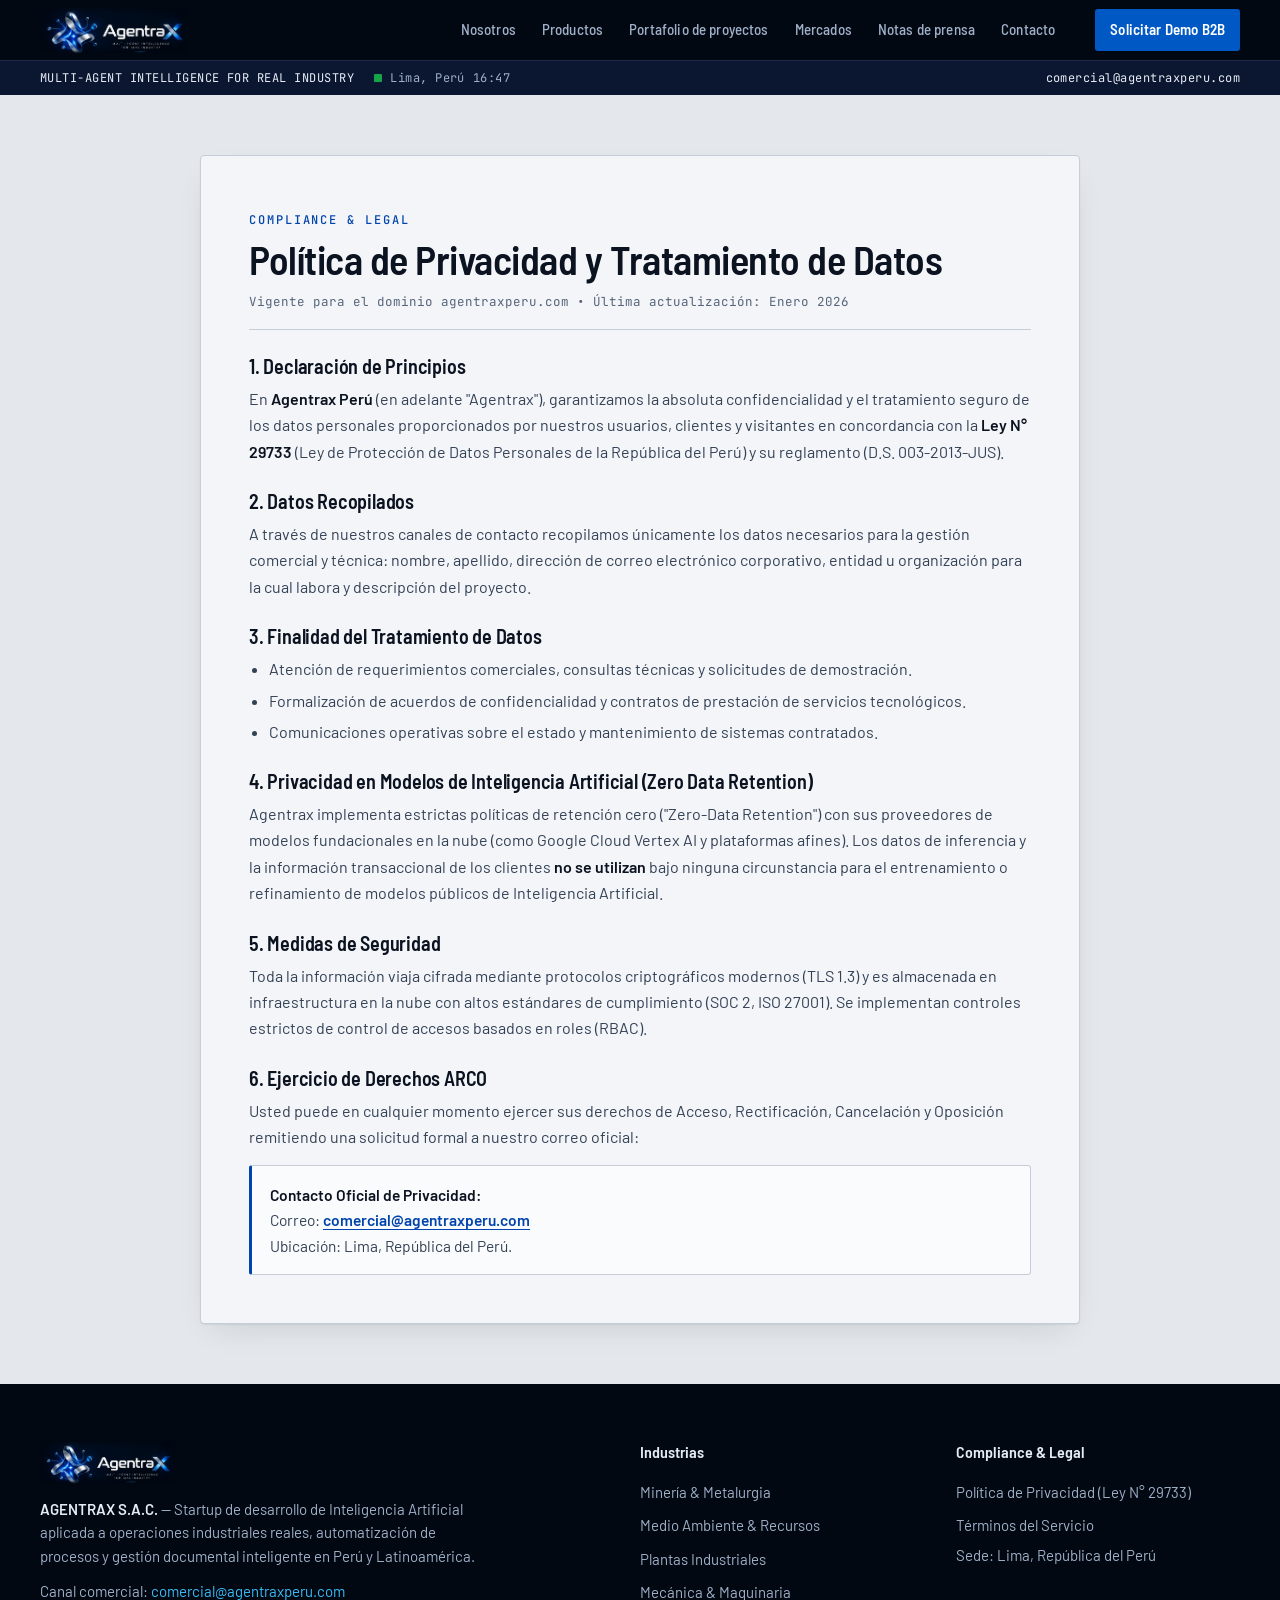
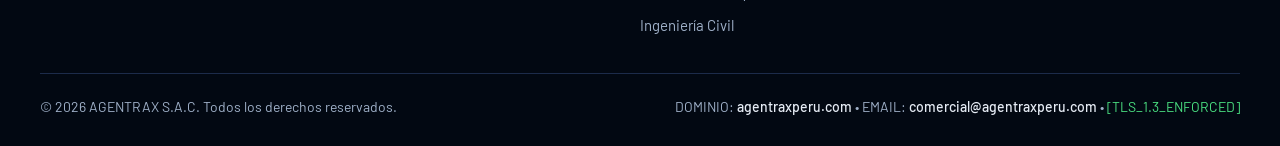
<file: privacy.html>
<!DOCTYPE html>
<html lang="es">
<head>
  <meta charset="UTF-8">
  <meta name="viewport" content="width=device-width, initial-scale=1.0">
  <title>Política de Privacidad | Agentrax Perú</title>
  <meta name="description" content="Política de Privacidad y Tratamiento de Datos Personales de Agentrax Perú bajo la Ley N° 29733.">
  <meta name="theme-color" content="#020812">
  <link rel="icon" href="/favicon.ico" sizes="48x48">
  <link rel="icon" href="/favicon-32.png" sizes="32x32" type="image/png">
  <link rel="icon" href="/favicon-192.png" sizes="192x192" type="image/png">
  <link rel="apple-touch-icon" href="/apple-touch-icon.png">
  <link rel="preconnect" href="https://fonts.googleapis.com">
  <link rel="preconnect" href="https://fonts.gstatic.com" crossorigin>
  <link href="https://fonts.googleapis.com/css2?family=Barlow+Semi+Condensed:wght@500;600;700&family=Barlow:wght@400;500;600&family=JetBrains+Mono:wght@400;500;600&display=swap" rel="stylesheet">
  <link rel="stylesheet" href="/css/legal.css">
</head>
<body>

  <a class="skip" href="#contenido">Saltar al contenido</a>

  <!-- ================= Barra ================= -->
  <header class="bar">
    <div class="wrap">
      <a href="/" class="bar__logo" aria-label="AgentraX, inicio"><img class="wordmark-dark" src="/brand-logo-dark.png" alt="AgentraX" width="148" height="48" fetchpriority="high"></a>
      <nav class="bar__nav" aria-label="Secciones">
        <a href="/#nosotros"><span>Nosotros</span></a>
        <a href="/#productos"><span>Productos</span></a>
        <a href="/#proyectos"><span>Portafolio de proyectos</span></a>
        <a href="/#industrias"><span>Mercados</span></a>
        <a href="/#novedades"><span>Notas de prensa</span></a>
        <a href="/#contacto"><span>Contacto</span></a>
      </nav>
      <a href="/#contacto" class="btn btn--flow btn--sm">Solicitar Demo B2B</a>
      <button class="bar__menu" type="button" aria-expanded="false" aria-controls="drop">Menú</button>
      <div class="bar__drop" id="drop">
        <a href="/#nosotros">Nosotros</a>
        <a href="/#productos">Productos</a>
        <a href="/#proyectos">Portafolio de proyectos</a>
        <a href="/#industrias">Mercados</a>
        <a href="/#novedades">Notas de prensa</a>
        <a href="/#contacto">Contacto</a>
        <a href="/#contacto" class="btn btn--flow">Solicitar Demo B2B</a>
      </div>
    </div>
  </header>
  <div class="strip" role="presentation">
    <div class="wrap">
      <span class="strip__id">MULTI-AGENT INTELLIGENCE FOR REAL INDUSTRY</span>
      <span class="strip__live"><i></i>Lima, Perú <span class="strip__clock num" id="clock"></span></span>
      <a class="strip__mail" href="mailto:comercial@agentraxperu.com">comercial@agentraxperu.com</a>
    </div>
  </div>

  <main id="contenido" class="legal">
    <div class="wrap">
      <article class="legal__card">
        <div class="legal__head">
          <span class="legal__kicker">Compliance &amp; Legal</span>
          <h1>Política de Privacidad y Tratamiento de Datos</h1>
          <p class="legal__meta">Vigente para el dominio agentraxperu.com • Última actualización: Enero 2026</p>
        </div>

        <section class="legal__sec">
          <h2>1. Declaración de Principios</h2>
          <p>En <strong>Agentrax Perú</strong> (en adelante "Agentrax"), garantizamos la absoluta confidencialidad y el tratamiento seguro de los datos personales proporcionados por nuestros usuarios, clientes y visitantes en concordancia con la <strong>Ley N° 29733</strong> (Ley de Protección de Datos Personales de la República del Perú) y su reglamento (D.S. 003-2013-JUS).</p>
        </section>

        <section class="legal__sec">
          <h2>2. Datos Recopilados</h2>
          <p>A través de nuestros canales de contacto recopilamos únicamente los datos necesarios para la gestión comercial y técnica: nombre, apellido, dirección de correo electrónico corporativo, entidad u organización para la cual labora y descripción del proyecto.</p>
        </section>

        <section class="legal__sec">
          <h2>3. Finalidad del Tratamiento de Datos</h2>
          <ul>
            <li>Atención de requerimientos comerciales, consultas técnicas y solicitudes de demostración.</li>
            <li>Formalización de acuerdos de confidencialidad y contratos de prestación de servicios tecnológicos.</li>
            <li>Comunicaciones operativas sobre el estado y mantenimiento de sistemas contratados.</li>
          </ul>
        </section>

        <section class="legal__sec">
          <h2>4. Privacidad en Modelos de Inteligencia Artificial (Zero Data Retention)</h2>
          <p>Agentrax implementa estrictas políticas de retención cero ("Zero-Data Retention") con sus proveedores de modelos fundacionales en la nube (como Google Cloud Vertex AI y plataformas afines). Los datos de inferencia y la información transaccional de los clientes <strong>no se utilizan</strong> bajo ninguna circunstancia para el entrenamiento o refinamiento de modelos públicos de Inteligencia Artificial.</p>
        </section>

        <section class="legal__sec">
          <h2>5. Medidas de Seguridad</h2>
          <p>Toda la información viaja cifrada mediante protocolos criptográficos modernos (TLS 1.3) y es almacenada en infraestructura en la nube con altos estándares de cumplimiento (SOC 2, ISO 27001). Se implementan controles estrictos de control de accesos basados en roles (RBAC).</p>
        </section>

        <section class="legal__sec">
          <h2>6. Ejercicio de Derechos ARCO</h2>
          <p>Usted puede en cualquier momento ejercer sus derechos de Acceso, Rectificación, Cancelación y Oposición remitiendo una solicitud formal a nuestro correo oficial:</p>
          <div class="legal__box">
            <strong>Contacto Oficial de Privacidad:</strong><br>
            Correo: <a href="mailto:comercial@agentraxperu.com">comercial@agentraxperu.com</a><br>
            Ubicación: Lima, República del Perú.
          </div>
        </section>
      </article>
    </div>
  </main>

  <!-- ================= Pie ================= -->
  <footer class="foot">
    <div class="wrap">
      <div class="foot__grid">
        <div>
          <img src="/brand-logo-dark.png" alt="AgentraX Perú" class="foot__logo wordmark-dark" width="135" height="44" loading="lazy">
          <p><strong>AGENTRAX S.A.C.</strong> — Startup de desarrollo de Inteligencia Artificial aplicada a operaciones industriales reales, automatización de procesos y gestión documental inteligente en Perú y Latinoamérica.</p>
          <div class="foot__mail">Canal comercial: <a href="mailto:comercial@agentraxperu.com">comercial@agentraxperu.com</a></div>
        </div>
        <div>
          <h4>Industrias</h4>
          <ul>
            <li><a href="/#industrias">Minería &amp; Metalurgia</a></li>
            <li><a href="/#industrias">Medio Ambiente &amp; Recursos</a></li>
            <li><a href="/#industrias">Plantas Industriales</a></li>
            <li><a href="/#industrias">Mecánica &amp; Maquinaria</a></li>
            <li><a href="/#industrias">Ingeniería Civil</a></li>
          </ul>
        </div>
        <div>
          <h4>Compliance &amp; Legal</h4>
          <ul>
            <li><a href="/privacy.html">Política de Privacidad (Ley N° 29733)</a></li>
            <li><a href="/terms.html">Términos del Servicio</a></li>
            <li class="foot__mail">Sede: Lima, República del Perú</li>
          </ul>
        </div>
      </div>
      <div class="foot__base">
        <div>© 2026 AGENTRAX S.A.C. Todos los derechos reservados.</div>
        <div>DOMINIO: <strong>agentraxperu.com</strong> • EMAIL: <strong>comercial@agentraxperu.com</strong> • <span class="foot__tls">[TLS_1.3_ENFORCED]</span></div>
      </div>
    </div>
  </footer>

  <script>
    (() => {
      const clock = document.getElementById('clock');
      if (clock) {
        const fmt = new Intl.DateTimeFormat('es-PE', { hour: '2-digit', minute: '2-digit', hour12: false, timeZone: 'America/Lima' });
        const tick = () => { clock.textContent = fmt.format(new Date()); };
        tick(); setInterval(tick, 15000);
      }
      const menuBtn = document.querySelector('.bar__menu');
      const drop = document.getElementById('drop');
      if (menuBtn && drop) {
        menuBtn.addEventListener('click', () => {
          const open = menuBtn.getAttribute('aria-expanded') !== 'true';
          menuBtn.setAttribute('aria-expanded', String(open));
          drop.dataset.open = String(open);
        });
        drop.addEventListener('click', e => {
          if (e.target.closest('a')) {
            menuBtn.setAttribute('aria-expanded', 'false');
            drop.dataset.open = 'false';
          }
        });
      }
    })();
  </script>
</body>
</html>
</file>
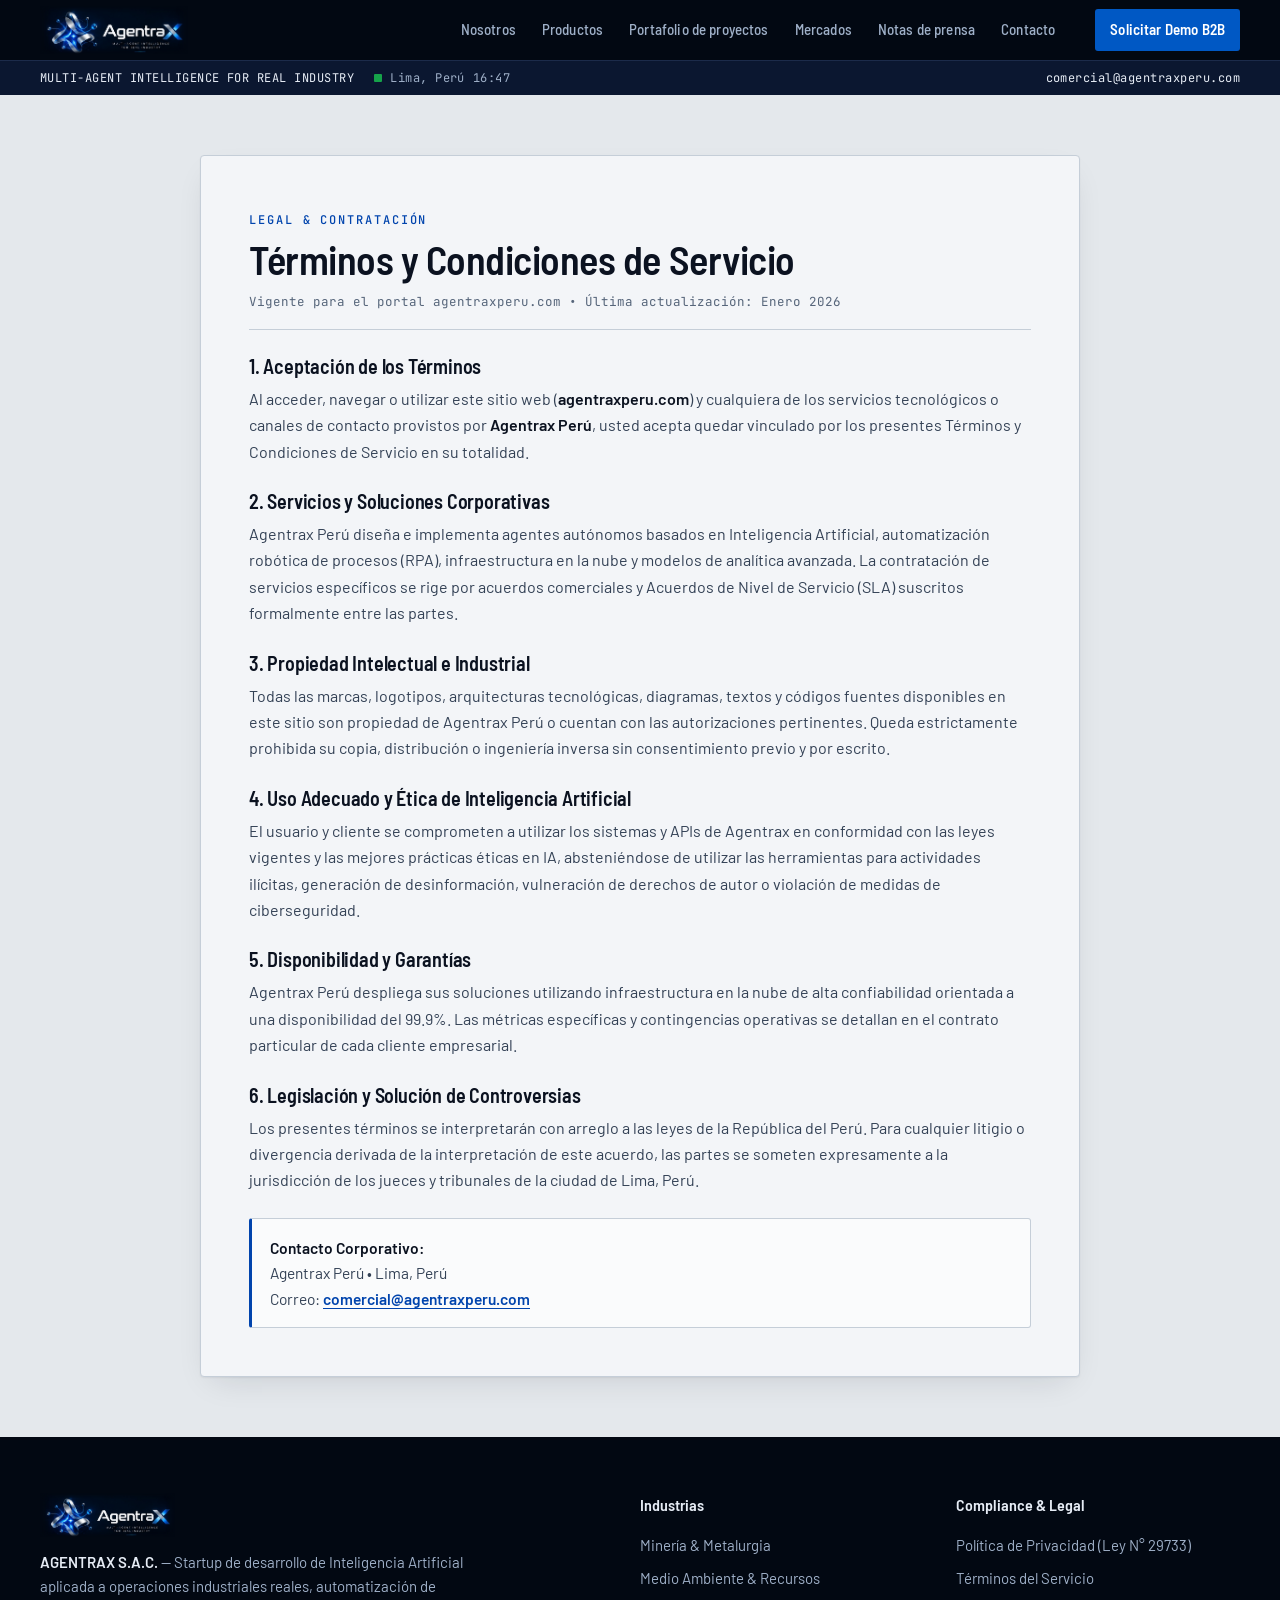
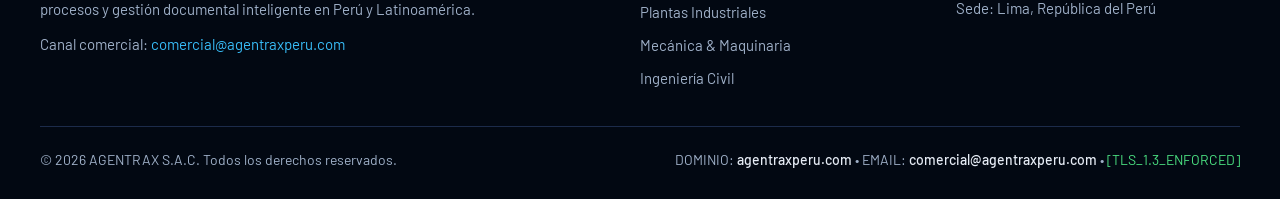
<file: terms.html>
<!DOCTYPE html>
<html lang="es">
<head>
  <meta charset="UTF-8">
  <meta name="viewport" content="width=device-width, initial-scale=1.0">
  <title>Términos y Condiciones | Agentrax Perú</title>
  <meta name="description" content="Términos y Condiciones de Uso y Servicio de Agentrax Perú (agentraxperu.com).">
  <meta name="theme-color" content="#020812">
  <link rel="icon" href="/favicon.ico" sizes="48x48">
  <link rel="icon" href="/favicon-32.png" sizes="32x32" type="image/png">
  <link rel="icon" href="/favicon-192.png" sizes="192x192" type="image/png">
  <link rel="apple-touch-icon" href="/apple-touch-icon.png">
  <link rel="preconnect" href="https://fonts.googleapis.com">
  <link rel="preconnect" href="https://fonts.gstatic.com" crossorigin>
  <link href="https://fonts.googleapis.com/css2?family=Barlow+Semi+Condensed:wght@500;600;700&family=Barlow:wght@400;500;600&family=JetBrains+Mono:wght@400;500;600&display=swap" rel="stylesheet">
  <link rel="stylesheet" href="/css/legal.css">
</head>
<body>

  <a class="skip" href="#contenido">Saltar al contenido</a>

  <!-- ================= Barra ================= -->
  <header class="bar">
    <div class="wrap">
      <a href="/" class="bar__logo" aria-label="AgentraX, inicio"><img class="wordmark-dark" src="/brand-logo-dark.png" alt="AgentraX" width="148" height="48" fetchpriority="high"></a>
      <nav class="bar__nav" aria-label="Secciones">
        <a href="/#nosotros"><span>Nosotros</span></a>
        <a href="/#productos"><span>Productos</span></a>
        <a href="/#proyectos"><span>Portafolio de proyectos</span></a>
        <a href="/#industrias"><span>Mercados</span></a>
        <a href="/#novedades"><span>Notas de prensa</span></a>
        <a href="/#contacto"><span>Contacto</span></a>
      </nav>
      <a href="/#contacto" class="btn btn--flow btn--sm">Solicitar Demo B2B</a>
      <button class="bar__menu" type="button" aria-expanded="false" aria-controls="drop">Menú</button>
      <div class="bar__drop" id="drop">
        <a href="/#nosotros">Nosotros</a>
        <a href="/#productos">Productos</a>
        <a href="/#proyectos">Portafolio de proyectos</a>
        <a href="/#industrias">Mercados</a>
        <a href="/#novedades">Notas de prensa</a>
        <a href="/#contacto">Contacto</a>
        <a href="/#contacto" class="btn btn--flow">Solicitar Demo B2B</a>
      </div>
    </div>
  </header>
  <div class="strip" role="presentation">
    <div class="wrap">
      <span class="strip__id">MULTI-AGENT INTELLIGENCE FOR REAL INDUSTRY</span>
      <span class="strip__live"><i></i>Lima, Perú <span class="strip__clock num" id="clock"></span></span>
      <a class="strip__mail" href="mailto:comercial@agentraxperu.com">comercial@agentraxperu.com</a>
    </div>
  </div>

  <main id="contenido" class="legal">
    <div class="wrap">
      <article class="legal__card">
        <div class="legal__head">
          <span class="legal__kicker">Legal &amp; Contratación</span>
          <h1>Términos y Condiciones de Servicio</h1>
          <p class="legal__meta">Vigente para el portal agentraxperu.com • Última actualización: Enero 2026</p>
        </div>

        <section class="legal__sec">
          <h2>1. Aceptación de los Términos</h2>
          <p>Al acceder, navegar o utilizar este sitio web (<strong>agentraxperu.com</strong>) y cualquiera de los servicios tecnológicos o canales de contacto provistos por <strong>Agentrax Perú</strong>, usted acepta quedar vinculado por los presentes Términos y Condiciones de Servicio en su totalidad.</p>
        </section>

        <section class="legal__sec">
          <h2>2. Servicios y Soluciones Corporativas</h2>
          <p>Agentrax Perú diseña e implementa agentes autónomos basados en Inteligencia Artificial, automatización robótica de procesos (RPA), infraestructura en la nube y modelos de analítica avanzada. La contratación de servicios específicos se rige por acuerdos comerciales y Acuerdos de Nivel de Servicio (SLA) suscritos formalmente entre las partes.</p>
        </section>

        <section class="legal__sec">
          <h2>3. Propiedad Intelectual e Industrial</h2>
          <p>Todas las marcas, logotipos, arquitecturas tecnológicas, diagramas, textos y códigos fuentes disponibles en este sitio son propiedad de Agentrax Perú o cuentan con las autorizaciones pertinentes. Queda estrictamente prohibida su copia, distribución o ingeniería inversa sin consentimiento previo y por escrito.</p>
        </section>

        <section class="legal__sec">
          <h2>4. Uso Adecuado y Ética de Inteligencia Artificial</h2>
          <p>El usuario y cliente se comprometen a utilizar los sistemas y APIs de Agentrax en conformidad con las leyes vigentes y las mejores prácticas éticas en IA, absteniéndose de utilizar las herramientas para actividades ilícitas, generación de desinformación, vulneración de derechos de autor o violación de medidas de ciberseguridad.</p>
        </section>

        <section class="legal__sec">
          <h2>5. Disponibilidad y Garantías</h2>
          <p>Agentrax Perú despliega sus soluciones utilizando infraestructura en la nube de alta confiabilidad orientada a una disponibilidad del 99.9%. Las métricas específicas y contingencias operativas se detallan en el contrato particular de cada cliente empresarial.</p>
        </section>

        <section class="legal__sec">
          <h2>6. Legislación y Solución de Controversias</h2>
          <p>Los presentes términos se interpretarán con arreglo a las leyes de la República del Perú. Para cualquier litigio o divergencia derivada de la interpretación de este acuerdo, las partes se someten expresamente a la jurisdicción de los jueces y tribunales de la ciudad de Lima, Perú.</p>
        </section>

        <section class="legal__sec">
          <div class="legal__box">
            <strong>Contacto Corporativo:</strong><br>
            Agentrax Perú • Lima, Perú<br>
            Correo: <a href="mailto:comercial@agentraxperu.com">comercial@agentraxperu.com</a>
          </div>
        </section>
      </article>
    </div>
  </main>

  <!-- ================= Pie ================= -->
  <footer class="foot">
    <div class="wrap">
      <div class="foot__grid">
        <div>
          <img src="/brand-logo-dark.png" alt="AgentraX Perú" class="foot__logo wordmark-dark" width="135" height="44" loading="lazy">
          <p><strong>AGENTRAX S.A.C.</strong> — Startup de desarrollo de Inteligencia Artificial aplicada a operaciones industriales reales, automatización de procesos y gestión documental inteligente en Perú y Latinoamérica.</p>
          <div class="foot__mail">Canal comercial: <a href="mailto:comercial@agentraxperu.com">comercial@agentraxperu.com</a></div>
        </div>
        <div>
          <h4>Industrias</h4>
          <ul>
            <li><a href="/#industrias">Minería &amp; Metalurgia</a></li>
            <li><a href="/#industrias">Medio Ambiente &amp; Recursos</a></li>
            <li><a href="/#industrias">Plantas Industriales</a></li>
            <li><a href="/#industrias">Mecánica &amp; Maquinaria</a></li>
            <li><a href="/#industrias">Ingeniería Civil</a></li>
          </ul>
        </div>
        <div>
          <h4>Compliance &amp; Legal</h4>
          <ul>
            <li><a href="/privacy.html">Política de Privacidad (Ley N° 29733)</a></li>
            <li><a href="/terms.html">Términos del Servicio</a></li>
            <li class="foot__mail">Sede: Lima, República del Perú</li>
          </ul>
        </div>
      </div>
      <div class="foot__base">
        <div>© 2026 AGENTRAX S.A.C. Todos los derechos reservados.</div>
        <div>DOMINIO: <strong>agentraxperu.com</strong> • EMAIL: <strong>comercial@agentraxperu.com</strong> • <span class="foot__tls">[TLS_1.3_ENFORCED]</span></div>
      </div>
    </div>
  </footer>

  <script>
    (() => {
      const clock = document.getElementById('clock');
      if (clock) {
        const fmt = new Intl.DateTimeFormat('es-PE', { hour: '2-digit', minute: '2-digit', hour12: false, timeZone: 'America/Lima' });
        const tick = () => { clock.textContent = fmt.format(new Date()); };
        tick(); setInterval(tick, 15000);
      }
      const menuBtn = document.querySelector('.bar__menu');
      const drop = document.getElementById('drop');
      if (menuBtn && drop) {
        menuBtn.addEventListener('click', () => {
          const open = menuBtn.getAttribute('aria-expanded') !== 'true';
          menuBtn.setAttribute('aria-expanded', String(open));
          drop.dataset.open = String(open);
        });
        drop.addEventListener('click', e => {
          if (e.target.closest('a')) {
            menuBtn.setAttribute('aria-expanded', 'false');
            drop.dataset.open = 'false';
          }
        });
      }
    })();
  </script>
</body>
</html>
</file>
<file: css/legal.css>
/* Hoja de estilos compartida para páginas legales y de error (mismas variables, barra y pie que index.html) */
@font-face { font-family: "Barlow SC Fallback"; src: local("Arial"); size-adjust: 86%; ascent-override: 116%; descent-override: 23%; line-gap-override: 0%; }
@font-face { font-family: "Barlow Fallback"; src: local("Arial"); size-adjust: 93%; ascent-override: 107%; descent-override: 21%; line-gap-override: 0%; }

:root {
  /* Sala de control: gris de trabajo, papel, tinta */
  --ground: #E4E8EC;
  --panel: #F3F5F8;
  --panel-2: #FAFBFC;
  --ink: #0B1220;
  --ink-2: #334155;
  --ink-3: #56657A;
  --line: #C5CED8;
  --pipe: #8C99A6;
  /* Navy del logo */
  --navy: #020812;
  --navy-2: #0B1730;
  --navy-line: #1C2B4A;
  --on-navy: #E6ECF5;
  --on-navy-2: #9FB0C8;
  /* Ley de color: azul = lo que AgentraX conecta, ámbar = atención, verde = en orden */
  --flow: #007AFF;
  --flow-deep: #0144AD;
  --cyan: #38BDF8;
  --alert: #D97706;
  --alert-ink: #8A4B00;
  --ok: #16A34A;
  --ok-ink: #0F6B32;

  --f-display: "Barlow Semi Condensed", "Barlow SC Fallback", sans-serif;
  --f-body: "Barlow", "Barlow Fallback", system-ui, sans-serif;
  --f-data: "JetBrains Mono", ui-monospace, monospace;

  --ease-out: cubic-bezier(0.23, 1, 0.32, 1);
  --ease-io: cubic-bezier(0.77, 0, 0.175, 1);
  --wrap: 1320px;
  --gutter: clamp(16px, 3.2vw, 40px);
}

*, *::before, *::after { box-sizing: border-box; }
html { scroll-behavior: smooth; scroll-padding-top: 72px; -webkit-text-size-adjust: 100%; }
@media (prefers-reduced-motion: reduce) { html { scroll-behavior: auto; } }

body {
  margin: 0;
  min-height: 100vh;
  min-height: 100svh;
  display: flex;
  flex-direction: column;
  background: var(--ground);
  color: var(--ink);
  font-family: var(--f-body);
  font-size: 17px;
  line-height: 1.55;
  -webkit-font-smoothing: antialiased;
  -webkit-tap-highlight-color: transparent;
}

::selection { background: var(--flow); color: #fff; }
::-webkit-scrollbar { width: 10px; height: 10px; }
::-webkit-scrollbar-track { background: var(--ground); }
::-webkit-scrollbar-thumb { background: var(--pipe); border: 2px solid var(--ground); border-radius: 5px; }
::-webkit-scrollbar-thumb:hover { background: var(--flow-deep); }

img { display: block; max-width: 100%; }
a { color: inherit; text-underline-offset: 3px; }
:focus-visible { outline: 2px solid var(--flow); outline-offset: 3px; border-radius: 2px; }
.wrap { max-width: var(--wrap); margin: 0 auto; padding: 0 var(--gutter); }
.skip { position: absolute; left: 12px; top: -60px; z-index: 60; background: var(--flow-deep); color: #fff; padding: 10px 14px; border-radius: 3px; font-weight: 600; text-decoration: none; }
.skip:focus { top: 12px; }
.num { font-family: var(--f-data); font-variant-numeric: tabular-nums; }

main { flex: 1 0 auto; overflow-x: clip; }

/* ---------- Barra superior (navy del logo) ---------- */
.bar { position: sticky; top: 0; z-index: 40; background: var(--navy); color: var(--on-navy); border-bottom: 1px solid var(--navy-line); }
.bar .wrap { display: flex; align-items: center; gap: 28px; height: 60px; }
.bar__logo img { height: 48px; width: auto; }
.bar__nav { display: flex; gap: 2px; margin-left: auto; }
.bar__nav a {
  font-family: var(--f-display); font-weight: 500; font-size: 15px; letter-spacing: 0.01em;
  color: var(--on-navy-2); text-decoration: none; padding: 8px 12px; border-radius: 3px;
  transition: color 150ms ease, background-color 150ms ease;
}
@media (hover: hover) { .bar__nav a:hover { color: #fff; background: var(--navy-2); } }

.btn {
  display: inline-flex; align-items: center; justify-content: center; gap: 10px;
  font-family: var(--f-display); font-weight: 600; font-size: 16px; letter-spacing: 0.01em;
  padding: 12px 20px; border-radius: 3px; border: 1px solid transparent; cursor: pointer;
  text-decoration: none; touch-action: manipulation;
  transition: background-color 150ms ease, color 150ms ease, border-color 150ms ease, transform 150ms ease-out;
}
@media (hover: hover) { .btn:not(:disabled):hover { transform: translateY(-1px); } }
.btn:not(:disabled):active { transform: scale(0.96); }
.btn--flow { background: #0058C4; color: #fff; }
@media (hover: hover) { .btn--flow:hover { background: var(--flow-deep); } }
.btn--sm { padding: 8px 14px; font-size: 15px; }

.draw, .foot ul a, .foot__mail a, .strip__mail, .bar__nav a span {
  text-decoration: none;
  background: linear-gradient(currentColor, currentColor) 0 100% / 0 1px no-repeat;
  transition: background-size 220ms var(--ease-out), color 150ms ease;
}
@media (hover: hover) {
  .draw:hover, .foot ul a:hover, .foot__mail a:hover, .strip__mail:hover, .bar__nav a:hover span {
    background-size: 100% 1px;
  }
}

.bar__menu {
  display: none; margin-left: auto; background: none; border: 1px solid var(--navy-line);
  color: var(--on-navy); border-radius: 3px; padding: 7px 12px; font: 600 15px var(--f-display); cursor: pointer;
}
.bar__drop { display: none; }

.strip { background: var(--navy-2); color: var(--on-navy-2); font-family: var(--f-data); font-size: 12px; letter-spacing: 0.04em; }
.strip .wrap { display: flex; align-items: center; gap: 20px; height: 34px; }
.strip__id { color: var(--on-navy); }
.strip__live { display: inline-flex; align-items: center; gap: 8px; }
.strip__live i { width: 8px; height: 8px; background: var(--ok); border-radius: 1px; }
.strip__mail { margin-left: auto; color: var(--on-navy); text-decoration: none; }

.wordmark-dark {
  -webkit-mask-image: linear-gradient(90deg, transparent, #000 7%, #000 93%, transparent), linear-gradient(180deg, transparent, #000 12%, #000 88%, transparent);
  -webkit-mask-composite: source-in;
  mask-image: linear-gradient(90deg, transparent, #000 7%, #000 93%, transparent), linear-gradient(180deg, transparent, #000 12%, #000 88%, transparent);
  mask-composite: intersect;
}

/* ---------- Contenido legal ---------- */
.legal { padding: clamp(28px, 5vw, 60px) 0; }
.legal__card {
  max-width: 880px;
  margin: 0 auto;
  background: var(--panel);
  border: 1px solid var(--line);
  border-radius: 4px;
  box-shadow: 0 1px 2px rgba(11, 18, 32, 0.06), 0 12px 32px -12px rgba(11, 18, 32, 0.14);
  padding: clamp(22px, 4vw, 48px);
  overflow-wrap: anywhere;
}
.legal__head {
  padding-bottom: 18px;
  margin-bottom: 24px;
  border-bottom: 1px solid var(--line);
}
.legal__kicker {
  display: inline-block;
  font-family: var(--f-data);
  font-weight: 500;
  font-size: 12px;
  letter-spacing: 0.16em;
  text-transform: uppercase;
  color: var(--flow-deep);
}
.legal__head h1 {
  font-family: var(--f-display);
  font-weight: 600;
  font-size: clamp(1.75rem, 3.2vw, 2.5rem);
  line-height: 1.08;
  letter-spacing: -0.012em;
  color: var(--ink);
  margin: 8px 0 0;
}
.legal__meta {
  margin: 10px 0 0;
  font-family: var(--f-data);
  font-size: 12.5px;
  color: var(--ink-3);
}
.legal__sec + .legal__sec { margin-top: 24px; }
.legal__sec h2 {
  font-family: var(--f-display);
  font-weight: 600;
  font-size: 1.25rem;
  line-height: 1.2;
  letter-spacing: -0.01em;
  color: var(--ink);
  margin: 0 0 8px;
}
.legal__sec p {
  margin: 0;
  color: var(--ink-2);
  font-size: 16px;
  line-height: 1.65;
}
.legal__sec strong { color: var(--ink); font-weight: 600; }
.legal__sec ul {
  margin: 0;
  padding-left: 20px;
  display: grid;
  gap: 6px;
  color: var(--ink-2);
  font-size: 16px;
  line-height: 1.6;
}
.legal__box {
  margin-top: 14px;
  padding: 16px 18px;
  background: var(--panel-2);
  border: 1px solid var(--line);
  border-left: 3px solid var(--flow-deep);
  border-radius: 3px;
  color: var(--ink-2);
  font-size: 15.5px;
  line-height: 1.65;
}
.legal__box strong { color: var(--ink); }
.legal__box a {
  color: var(--flow-deep);
  font-weight: 600;
  text-decoration: underline;
  text-underline-offset: 3px;
}
@media (hover: hover) { .legal__box a:hover { color: var(--ink); } }

/* ---------- Página 404 ---------- */
.err {
  display: grid;
  place-items: center;
  padding: clamp(40px, 8vw, 96px) var(--gutter);
}
.err__card {
  width: 100%;
  max-width: 540px;
  text-align: center;
  background: var(--panel);
  border: 1px solid var(--line);
  border-radius: 4px;
  box-shadow: 0 1px 2px rgba(11, 18, 32, 0.06), 0 12px 32px -12px rgba(11, 18, 32, 0.14);
  padding: clamp(32px, 5vw, 56px) clamp(20px, 4vw, 40px);
}
.err__code {
  font-family: var(--f-data);
  font-weight: 600;
  font-size: clamp(3.5rem, 8vw, 5rem);
  line-height: 1;
  letter-spacing: -0.04em;
  color: var(--flow-deep);
  margin-bottom: 12px;
}
.err__card h1 {
  font-family: var(--f-display);
  font-weight: 600;
  font-size: clamp(1.5rem, 3vw, 2rem);
  line-height: 1.15;
  color: var(--ink);
  margin: 0 0 10px;
}
.err__card p {
  margin: 0 0 26px;
  color: var(--ink-2);
  font-size: 16px;
  line-height: 1.55;
}

/* ---------- Pie ---------- */
.foot { background: var(--navy); color: var(--on-navy-2); font-size: 15px; padding: 56px 0 28px; }
.foot__grid { display: grid; grid-template-columns: minmax(0, 6fr) minmax(0, 3fr) minmax(0, 3fr); gap: 32px; padding-bottom: 32px; border-bottom: 1px solid var(--navy-line); }
.foot__logo { height: 44px; width: auto; margin-bottom: 14px; }
.foot p { margin: 0 0 12px; max-width: 56ch; }
.foot strong { color: var(--on-navy); font-weight: 600; }
.foot h4 { font-family: var(--f-display); font-weight: 600; font-size: 16px; color: var(--on-navy); margin: 0 0 12px; }
.foot ul { list-style: none; margin: 0; padding: 0; display: grid; gap: 2px; }
.foot ul a { display: inline-block; padding: 4px 0; min-height: 28px; }
.foot a { color: var(--on-navy-2); text-decoration: none; }
@media (hover: hover) { .foot a:hover { color: #fff; } }
.foot__mail { font-size: 15px; }
.foot__mail a { color: var(--cyan); }
.foot__base { display: flex; flex-wrap: wrap; justify-content: space-between; gap: 12px; padding-top: 22px; font-size: 14px; }
.foot__base strong { font-weight: 500; }
.foot__tls { color: #4ADE80; }

/* ---------- Responsive ---------- */
@media (max-width: 1080px) {
  .bar__nav { display: none; }
  .bar__menu { display: inline-flex; }
  .bar .btn { display: none; }
  .bar__drop[data-open="true"] {
    display: grid;
    position: absolute;
    top: 60px;
    left: 0;
    right: 0;
    background: var(--navy);
    border-bottom: 1px solid var(--navy-line);
    padding: 8px var(--gutter) 16px;
  }
  .bar__drop a {
    color: var(--on-navy);
    text-decoration: none;
    font: 500 17px var(--f-display);
    padding: 12px 0;
    border-bottom: 1px solid var(--navy-line);
  }
  .bar__drop a.btn { border: 0; margin-top: 12px; color: #fff; }
}

@media (max-width: 900px) {
  .foot__grid { grid-template-columns: 1fr 1fr; }
  .foot__grid > div:first-child { grid-column: 1 / -1; }
}

@media (max-width: 560px) {
  body { font-size: 16px; }
  .strip__live, .strip__clock, .strip__id { display: none; }
  .strip__mail { margin-left: 0; }
  .foot__grid { grid-template-columns: 1fr; }
  .err__card .btn { width: 100%; }
}
</file>
